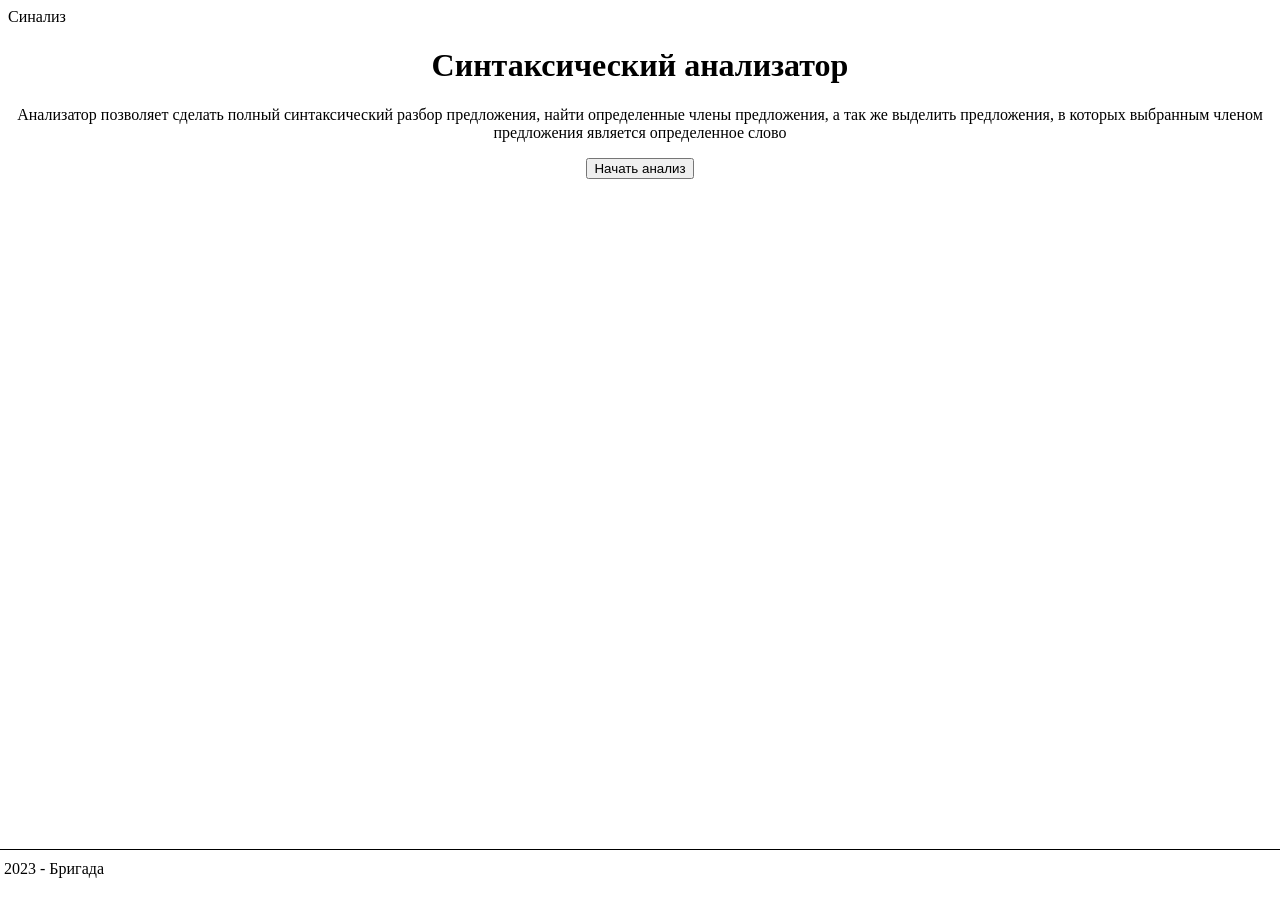
<file: public/index.html>
<!DOCTYPE html>
<html lang="en">
  <head>
    <meta charset="utf-8" />
    <link rel="icon" href="%PUBLIC_URL%/favicon.ico" />
    <meta name="viewport" content="width=device-width, initial-scale=1" />
    <meta name="theme-color" content="#000000" />
    <meta
      name="description"
      content="Web site created using create-react-app"
    />
    <link rel="apple-touch-icon" href="%PUBLIC_URL%/logo192.png" />
    <!--
      manifest.json provides metadata used when your web app is installed on a
      user's mobile device or desktop. See https://developers.google.com/web/fundamentals/web-app-manifest/
    -->
    <link rel="manifest" href="%PUBLIC_URL%/manifest.json" />
    <!--
      Notice the use of %PUBLIC_URL% in the tags above.
      It will be replaced with the URL of the `public` folder during the build.
      Only files inside the `public` folder can be referenced from the HTML.

      Unlike "/favicon.ico" or "favicon.ico", "%PUBLIC_URL%/favicon.ico" will
      work correctly both with client-side routing and a non-root public URL.
      Learn how to configure a non-root public URL by running `npm run build`.
    -->
    <title>Синтаксический анализатор</title>
  </head>
  <body>
    <noscript>You need to enable JavaScript to run this app.</noscript>
    <div id="root">

      <header>

        <div class="navbar_logo" align="left">
          Синализ
        </div>
        
      </header>

      <div align="center">
        <div>
          <h1>Синтаксический анализатор</h1>

          <p>
            Анализатор позволяет сделать полный синтаксический разбор предложения, найти определенные члены предложения, а так же выделить предложения, в которых выбранным членом предложения является определенное слово
          </p>
        </div>

        <button class="btn-Big" onclick="location.href=''">Начать анализ</button>

        <footer>
          <div align="left">
            &nbsp;2023 - Бригада
          </div>
        </footer>

        <style>
          footer {
            padding-top: 10px;
            border-top: 1px solid #000000;
            position: absolute;
            left: 0;
            bottom: 0;
            width: 100%;
            height: 40px;
          }
        </style>

      </div>

    </div>

  </body>
</html>
</file>
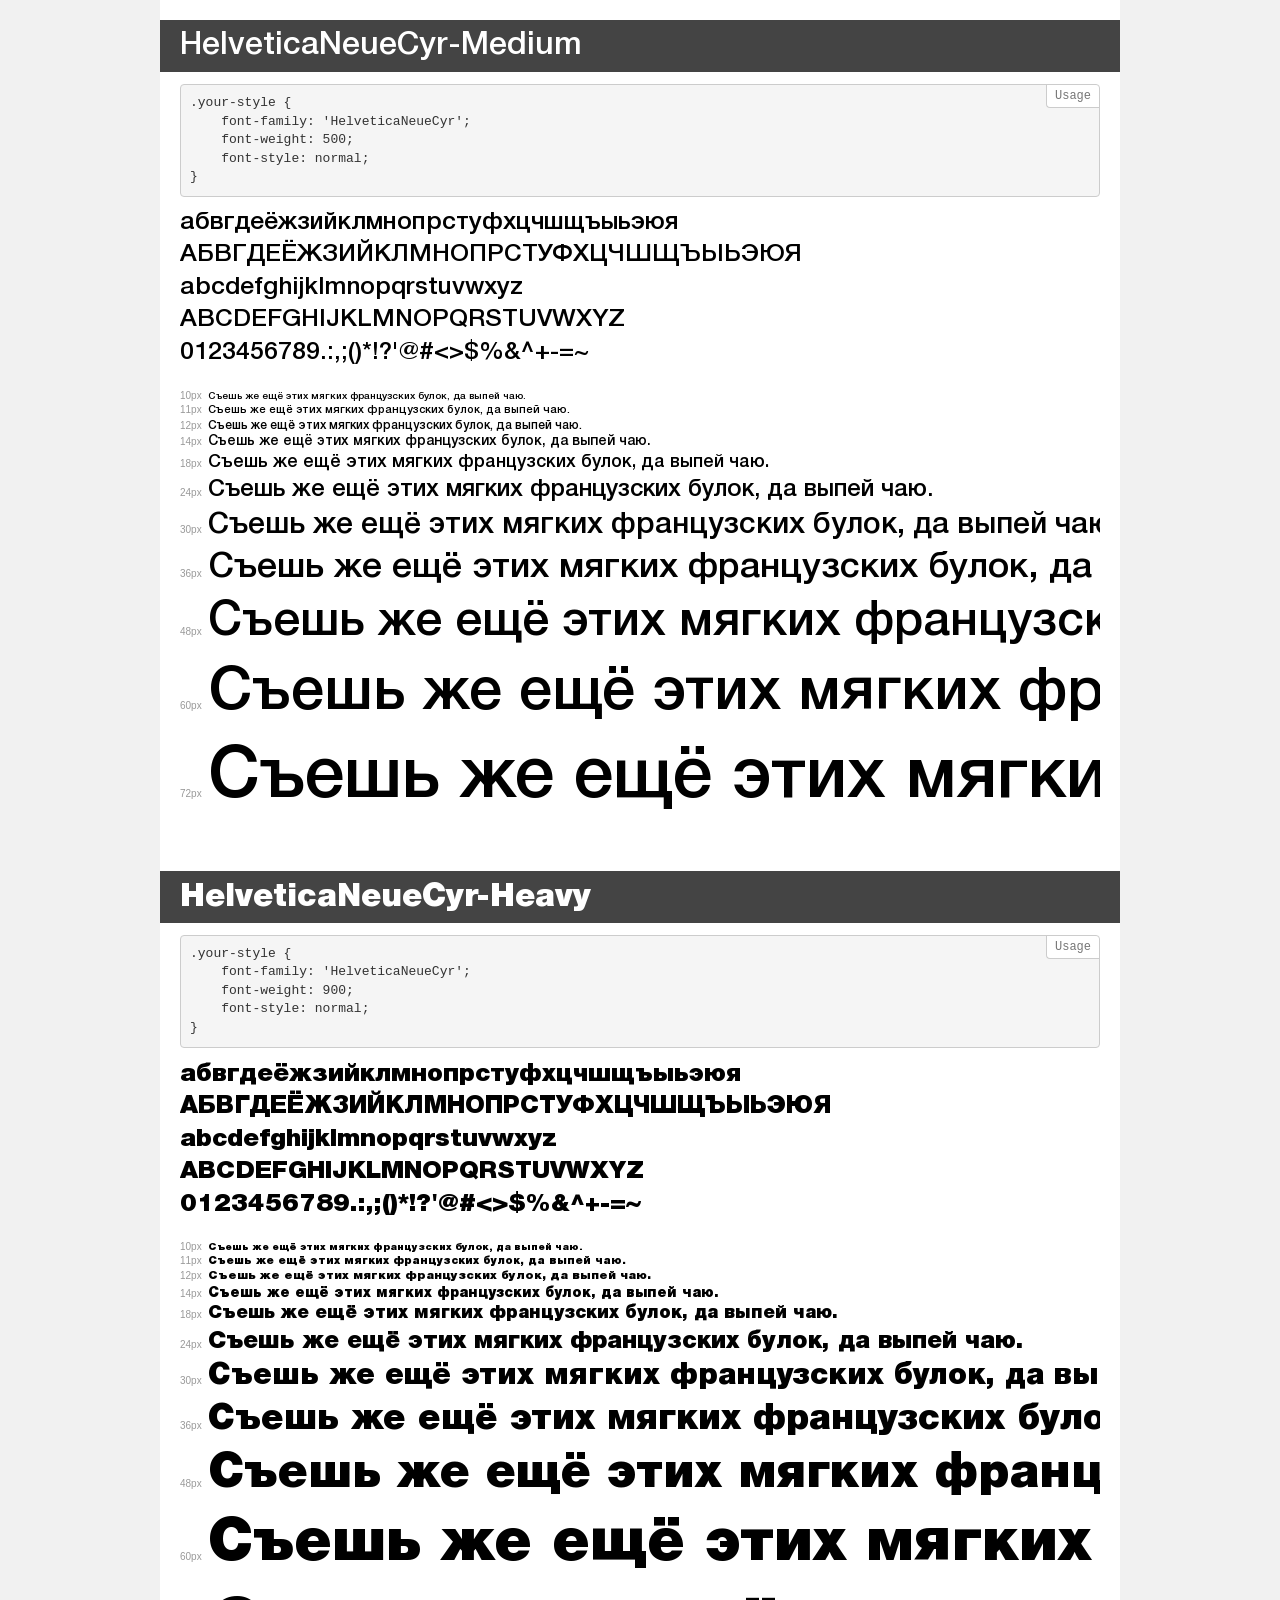
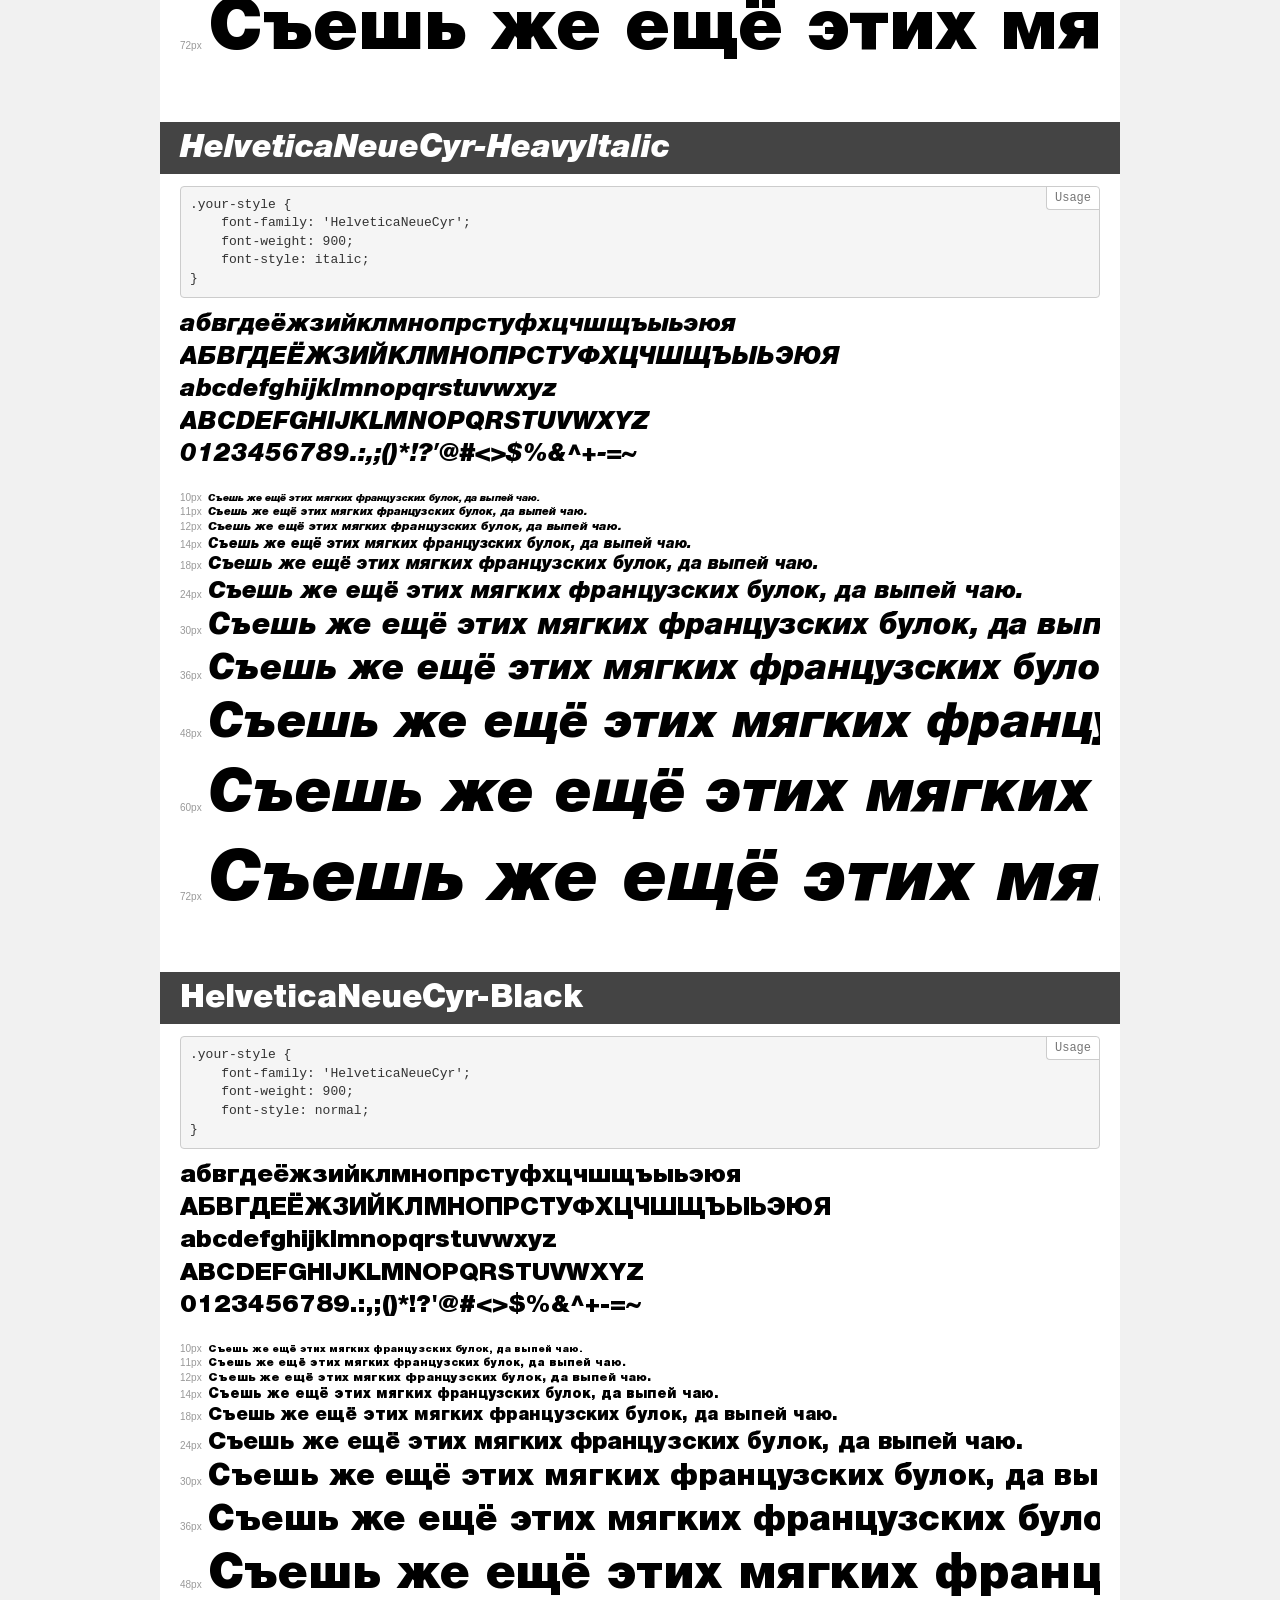
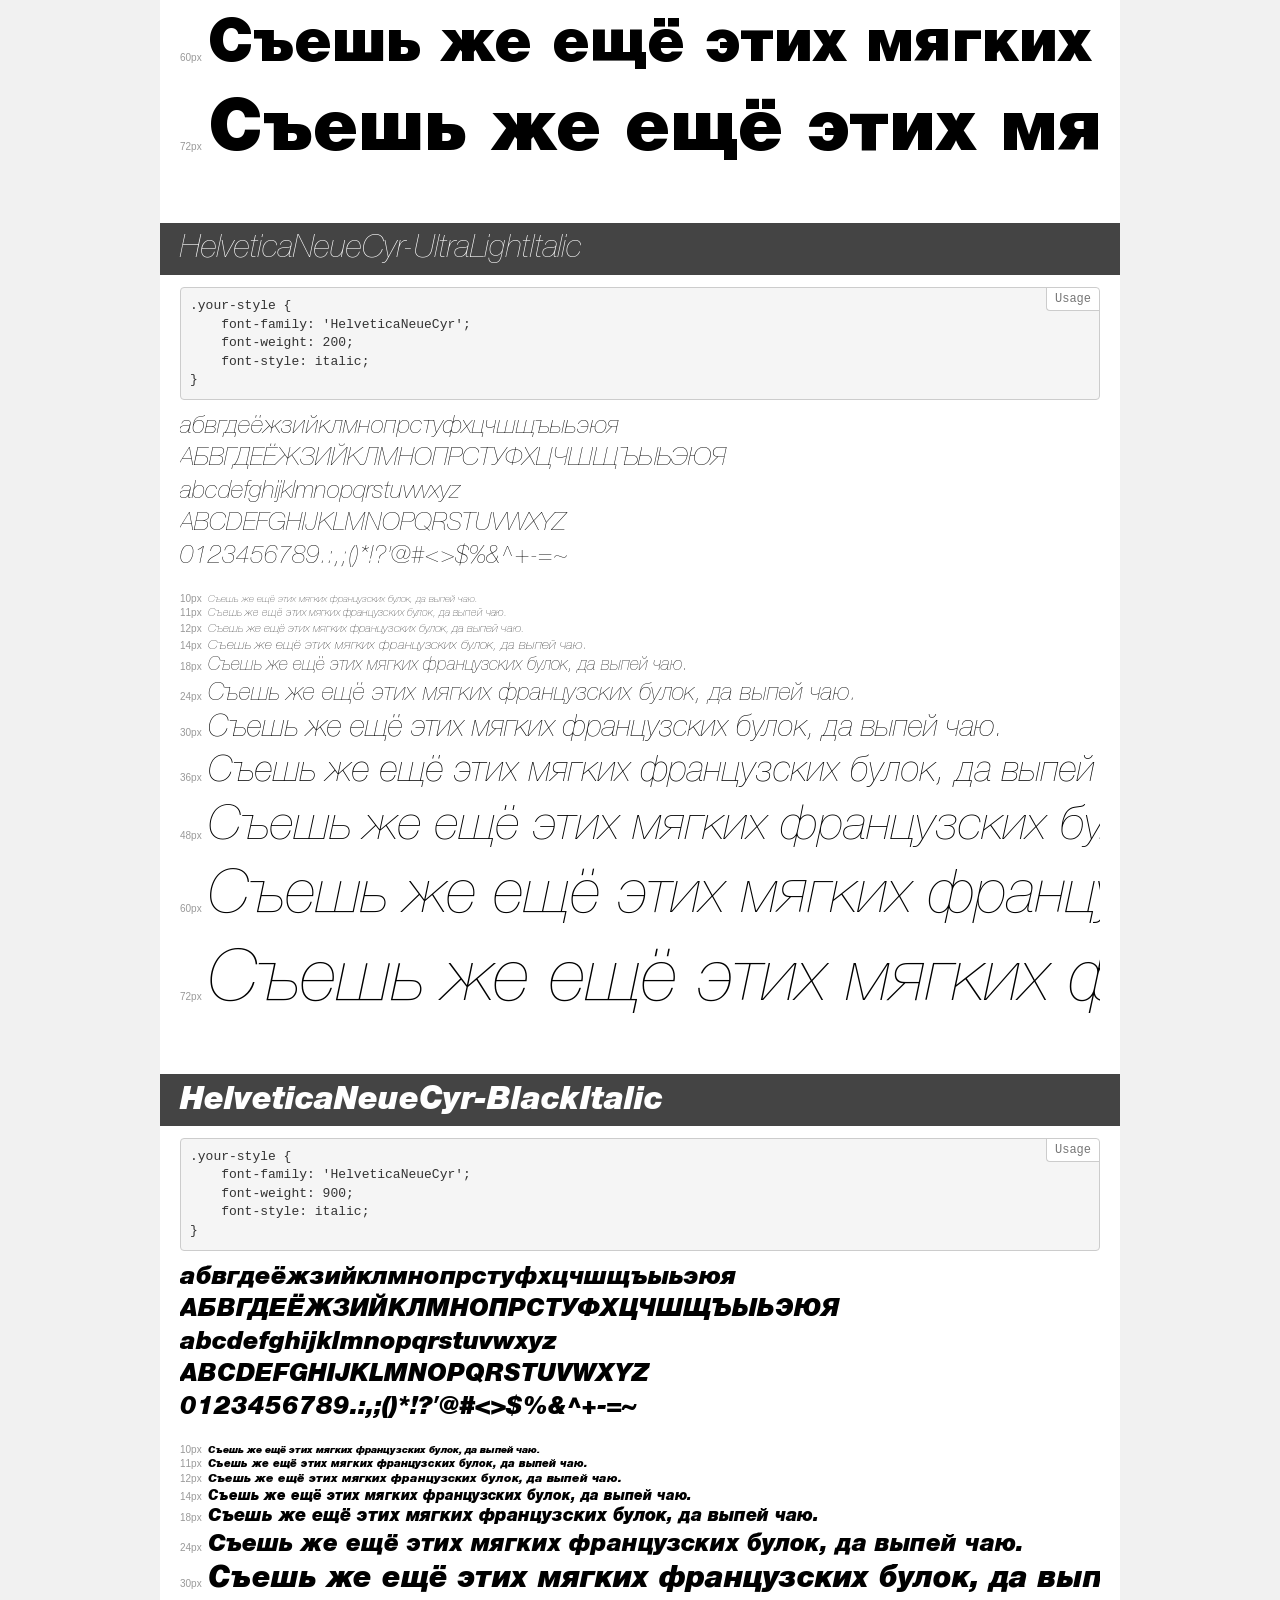
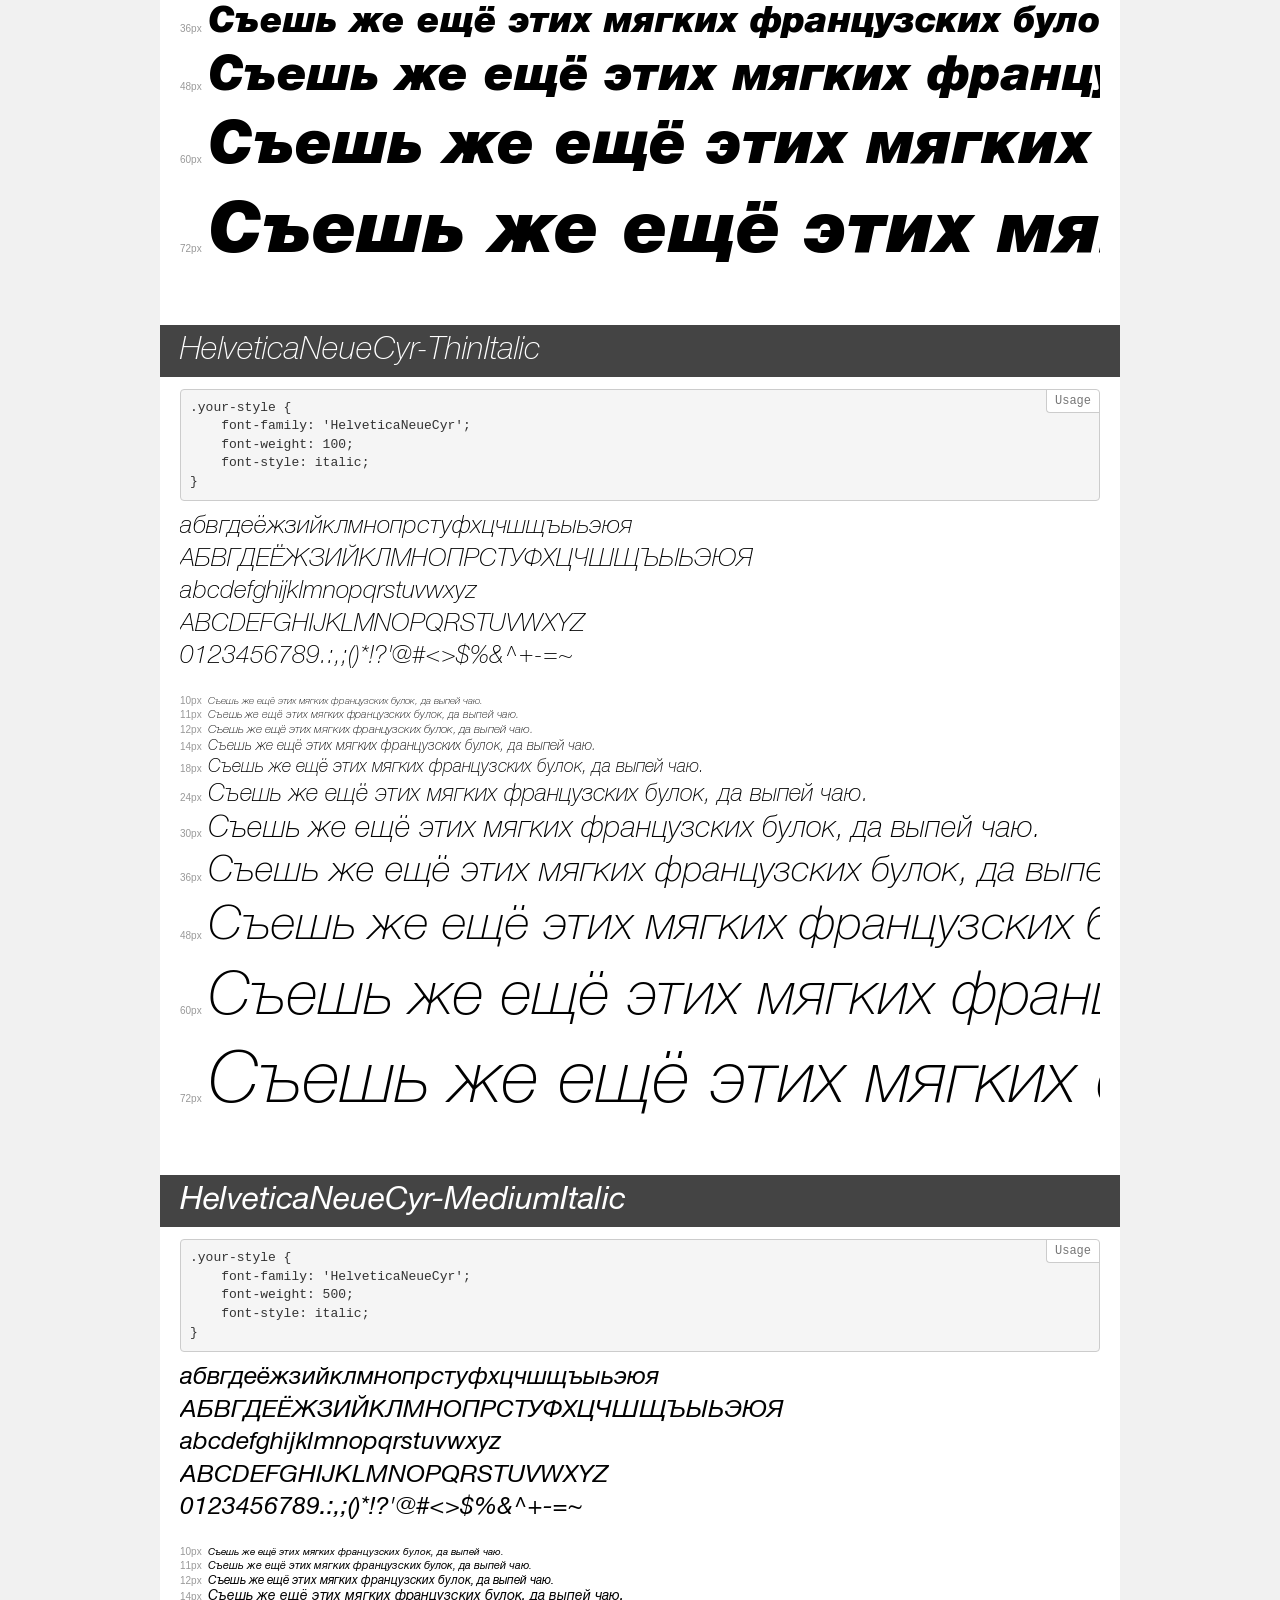
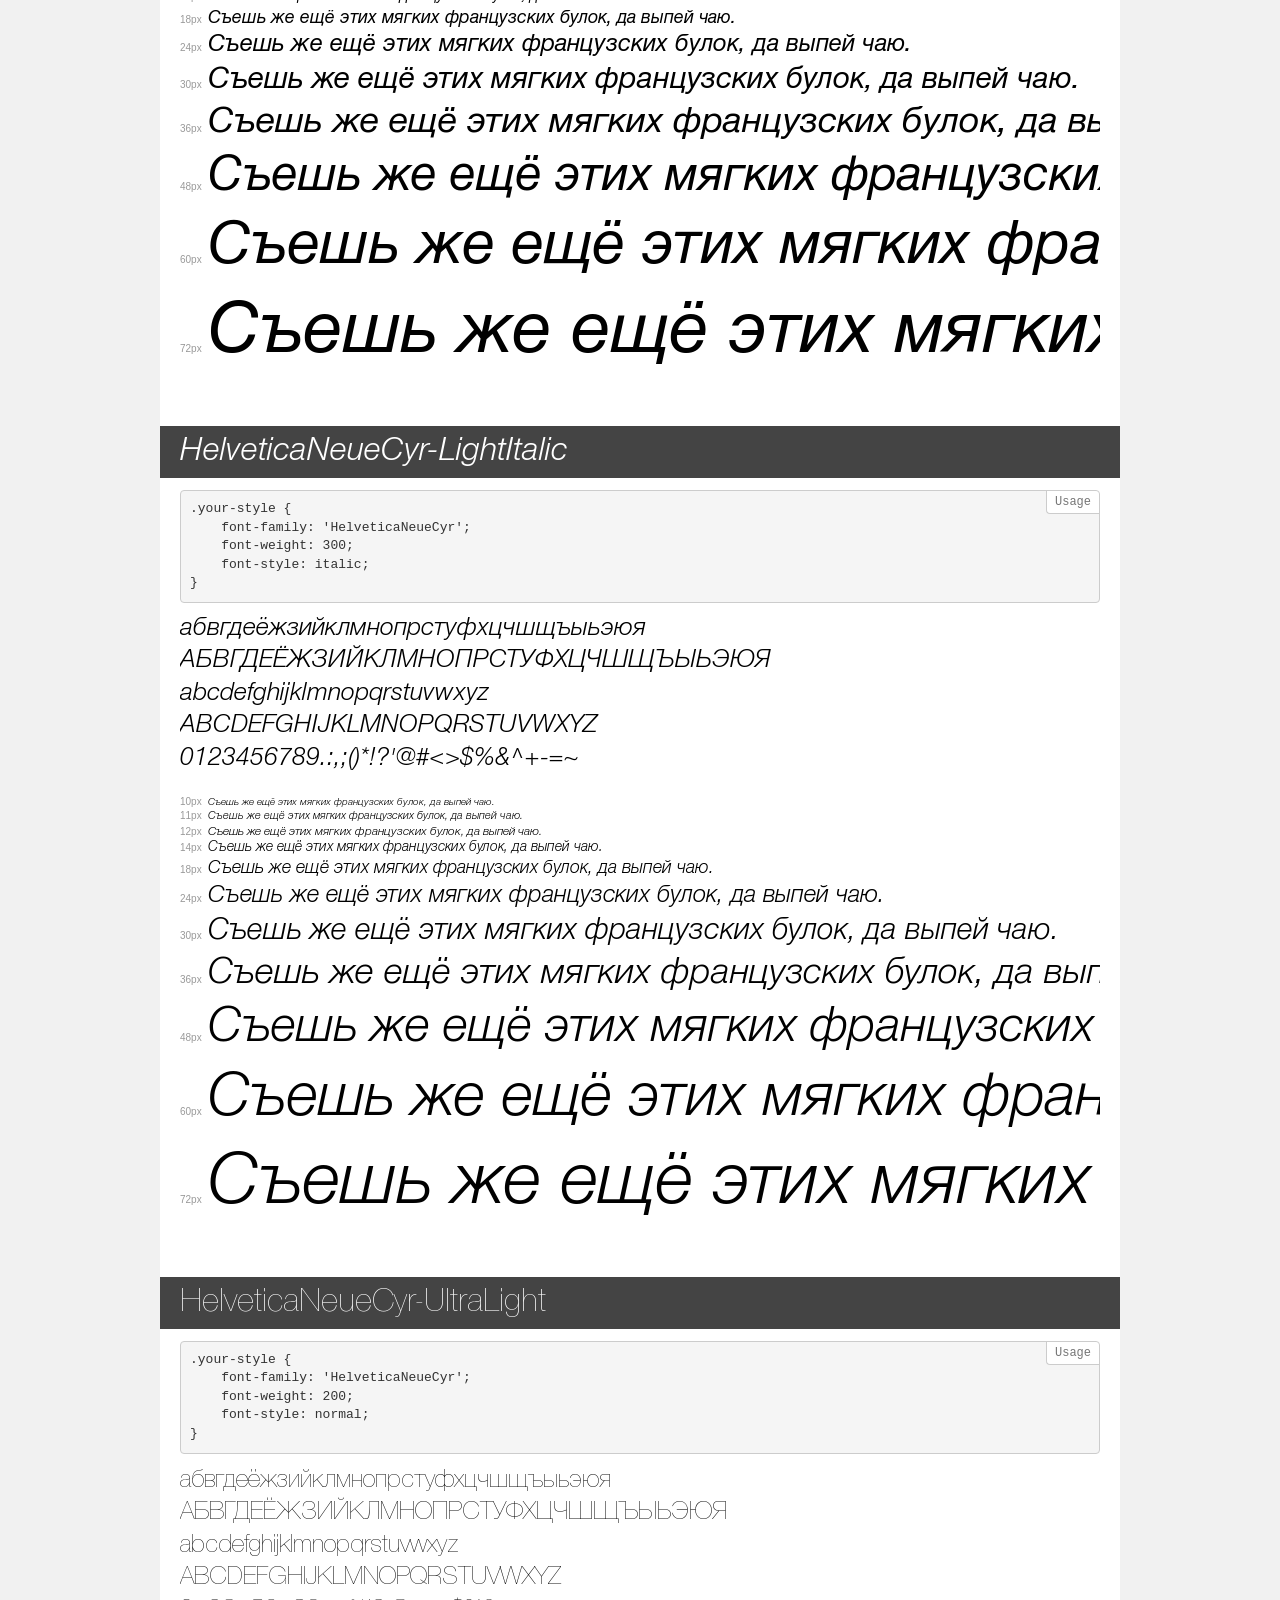
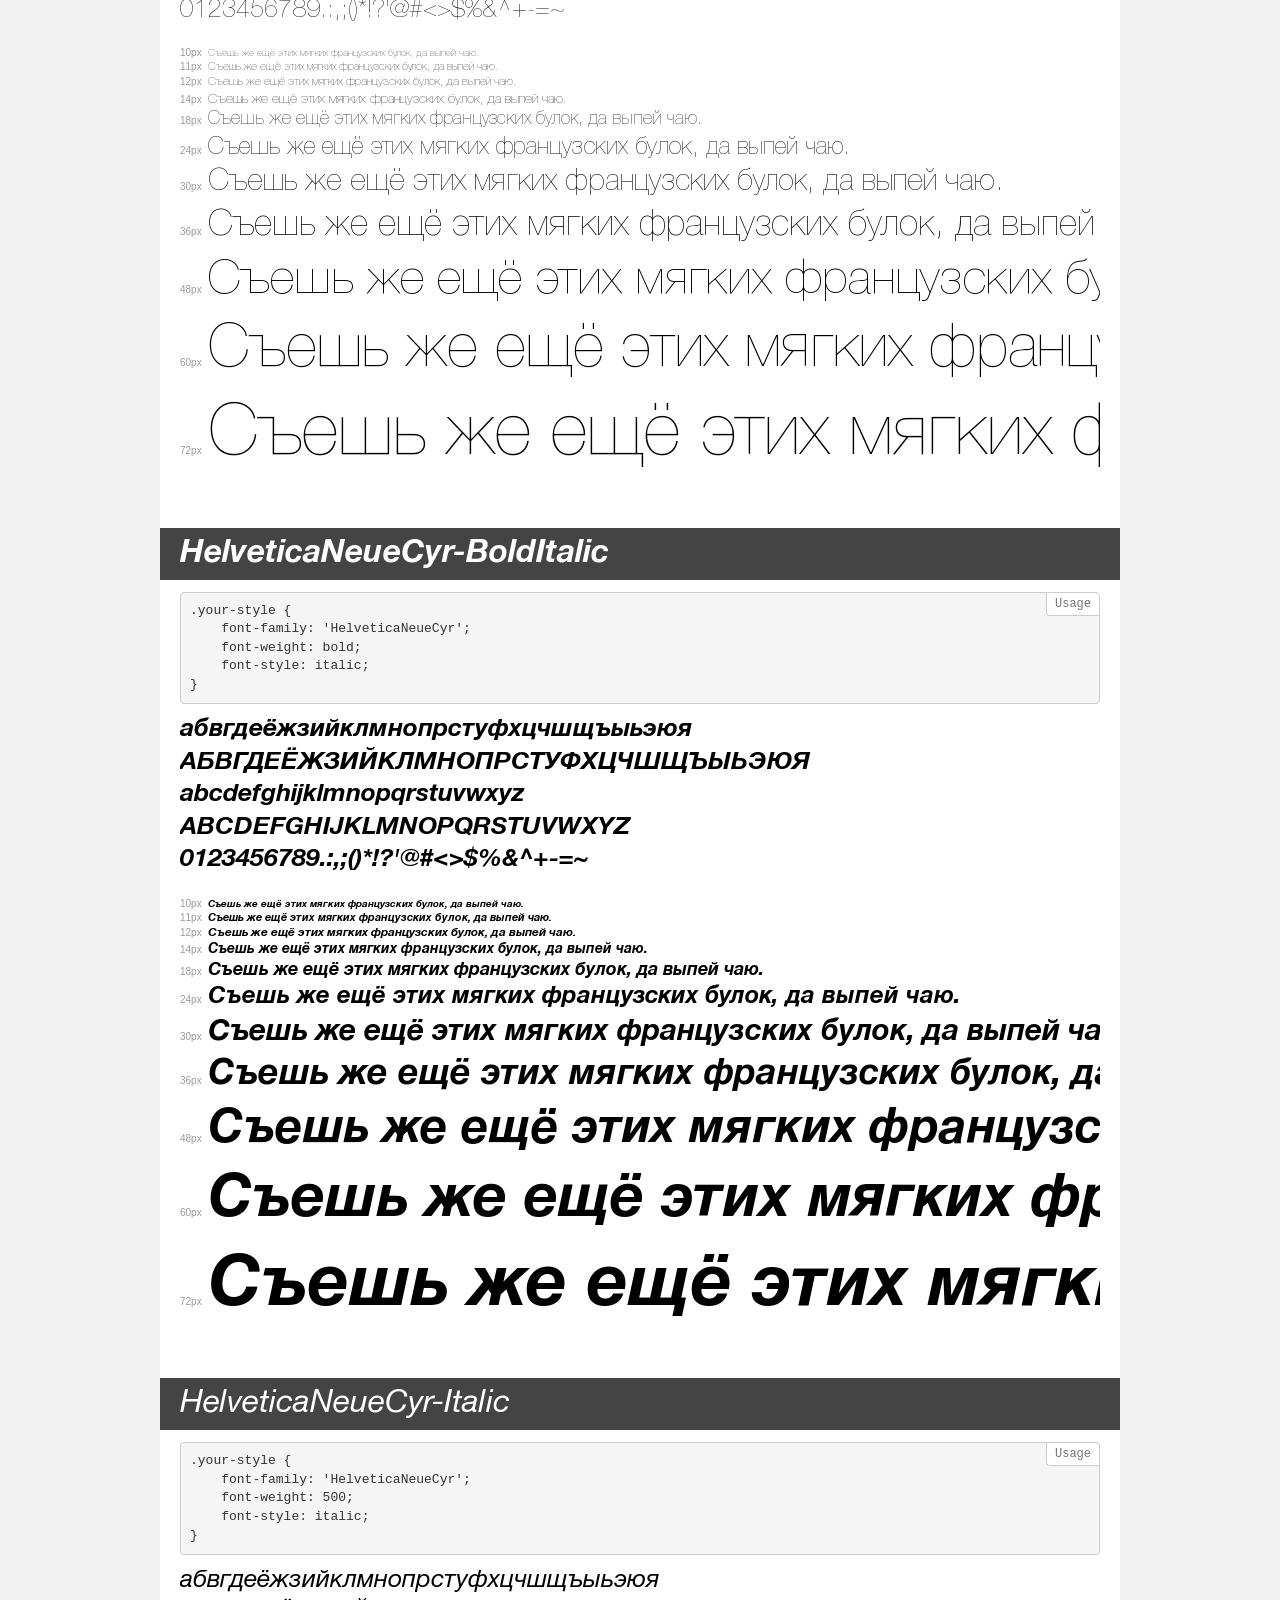
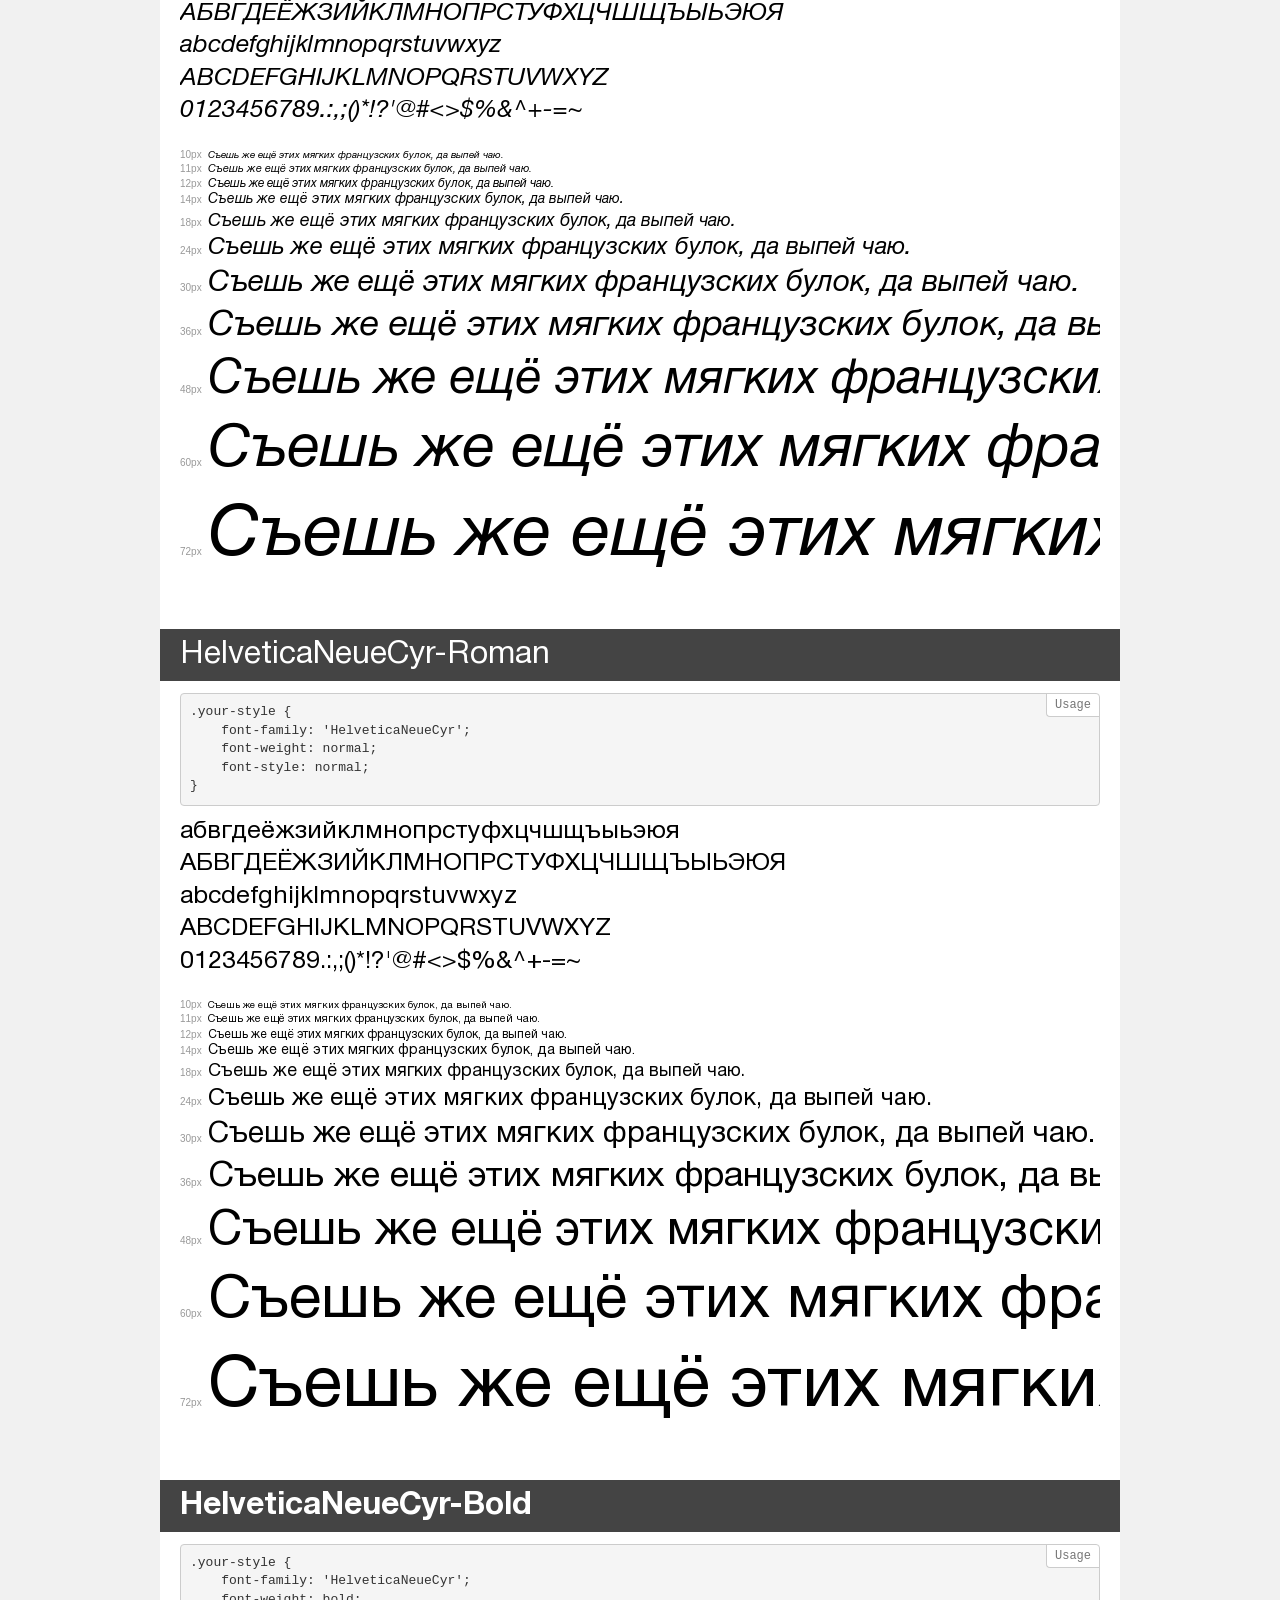
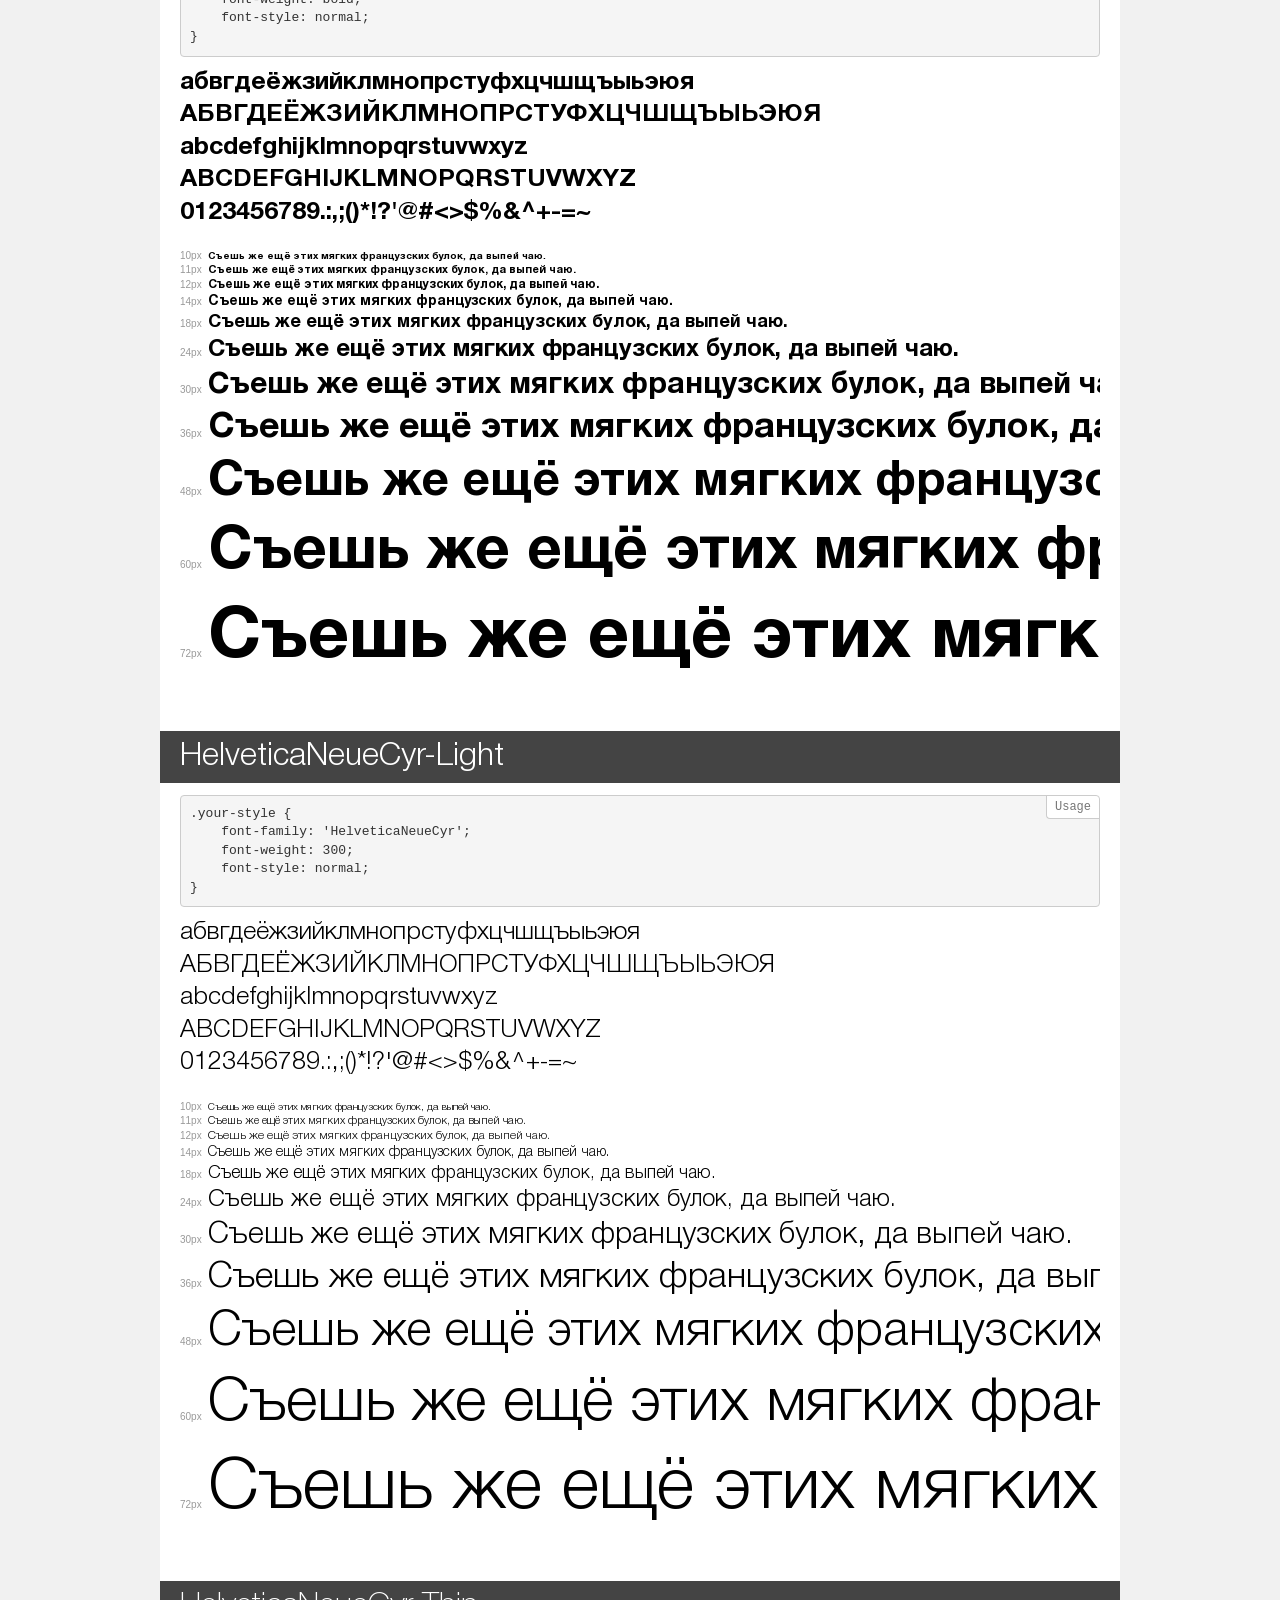
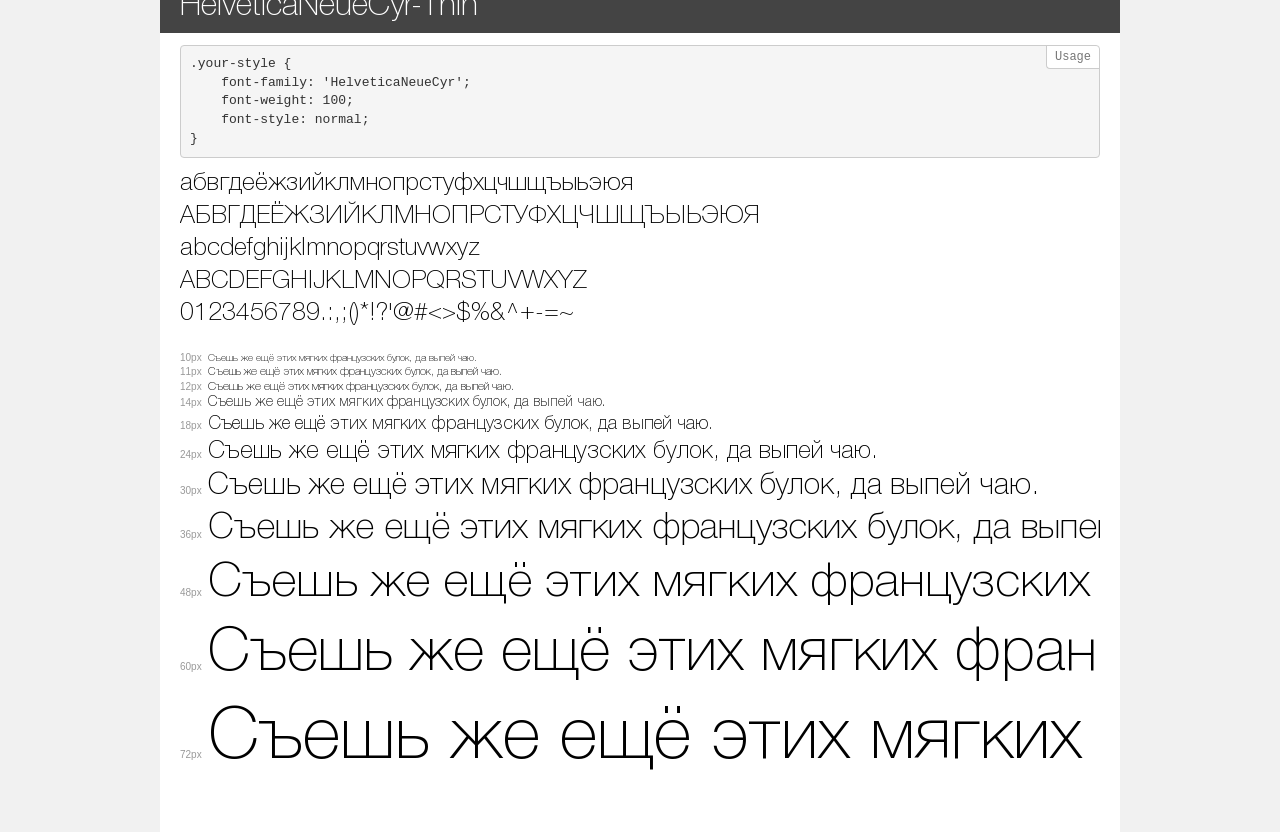
<file: src/static/fonts/HelveticaNeueCyr/demo.html>
<!DOCTYPE html>
<html>
<head>
	<meta charset="utf-8">
	<meta http-equiv="X-UA-Compatible" content="IE=edge">
	<meta name="viewport" content="width=device-width, initial-scale=1">
	<meta name="robots" content="noindex, noarchive">
	<title>Transfonter demo</title>
	<link href="stylesheet.css" rel="stylesheet">
	<style>
		/*
		http://meyerweb.com/eric/tools/css/reset/
		v2.0 | 20110126
		License: none (public domain)
		*/
		html, body, div, span, applet, object, iframe,
		h1, h2, h3, h4, h5, h6, p, blockquote, pre,
		a, abbr, acronym, address, big, cite, code,
		del, dfn, em, img, ins, kbd, q, s, samp,
		small, strike, strong, sub, sup, tt, var,
		b, u, i, center,
		dl, dt, dd, ol, ul, li,
		fieldset, form, label, legend,
		table, caption, tbody, tfoot, thead, tr, th, td,
		article, aside, canvas, details, embed,
		figure, figcaption, footer, header, hgroup,
		menu, nav, output, ruby, section, summary,
		time, mark, audio, video {
			margin: 0;
			padding: 0;
			border: 0;
			font-size: 100%;
			font: inherit;
			vertical-align: baseline;
		}
		/* HTML5 display-role reset for older browsers */
		article, aside, details, figcaption, figure,
		footer, header, hgroup, menu, nav, section {
			display: block;
		}
		body {
			line-height: 1;
		}
		ol, ul {
			list-style: none;
		}
		blockquote, q {
			quotes: none;
		}
		blockquote:before, blockquote:after,
		q:before, q:after {
			content: '';
			content: none;
		}
		table {
			border-collapse: collapse;
			border-spacing: 0;
		}
		/* common styles */
		body {
			background: #f1f1f1;
			color: #000;
		}
		.page {
			background: #fff;
			width: 920px;
			margin: 0 auto;
			padding: 20px 20px 0 20px;
			overflow: hidden;
		}
		.font-container {
			overflow-x: auto;
			overflow-y: hidden;
			margin-bottom: 40px;
			line-height: 1.3;
			white-space: nowrap;
			padding-bottom: 5px;
		}
		h1 {
			position: relative;
			background: #444;
			font-size: 32px;
			color: #fff;
			padding: 10px 20px;
			margin: 0 -20px 12px -20px;
		}
		.letters {
			font-size: 25px;
			margin-bottom: 20px;
		}
		.s10:before {
			content: '10px';
		}
		.s11:before {
			content: '11px';
		}
		.s12:before {
			content: '12px';
		}
		.s14:before {
			content: '14px';
		}
		.s18:before {
			content: '18px';
		}
		.s24:before {
			content: '24px';
		}
		.s30:before {
			content: '30px';
		}
		.s36:before {
			content: '36px';
		}
		.s48:before {
			content: '48px';
		}
		.s60:before {
			content: '60px';
		}
		.s72:before {
			content: '72px';
		}
		.s10:before, .s11:before, .s12:before, .s14:before,
		.s18:before, .s24:before, .s30:before, .s36:before,
		.s48:before, .s60:before, .s72:before {
			font-family: Arial, sans-serif;
			font-size: 10px;
			font-weight: normal;
			font-style: normal;
			color: #999;
			padding-right: 6px;
		}
		pre {
			display: block;
			position: relative;
			padding: 9px;
			margin: 0 0 10px;
			font-family: Monaco, Menlo, Consolas, "Courier New", monospace !important;
			font-size: 13px;
			line-height: 1.428571429;
			color: #333;
			font-weight: normal !important;
			font-style: normal !important;
			background-color: #f5f5f5;
			border: 1px solid #ccc;
			overflow-x: auto;
			border-radius: 4px;
		}
		pre:after {
			display: block;
			position: absolute;
			right: 0;
			top: 0;
			content: 'Usage';
			line-height: 1;
			padding: 5px 8px;
			font-size: 12px;
			color: #767676;
			background-color: #fff;
			border: 1px solid #ccc;
			border-right: none;
			border-top: none;
			border-radius: 0 4px 0 4px;
			z-index: 10;
		}
		/* responsive */
		@media (max-width: 959px) {
			.page {
				width: auto;
				margin: 0;
			}
		}
	</style>
</head>
<body>
<div class="page">
	<div class="demo" style="font-family: 'HelveticaNeueCyr'; font-weight: 500; font-style: normal;">
		<h1>HelveticaNeueCyr-Medium</h1>
		<pre>.your-style {
    font-family: 'HelveticaNeueCyr';
    font-weight: 500;
    font-style: normal;
}</pre>
		<div class="font-container">
			<p class="letters">
				абвгдеёжзийклмнопрстуфхцчшщъыьэюя <br />
				АБВГДЕЁЖЗИЙКЛМНОПРСТУФХЦЧШЩЪЫЬЭЮЯ <br />
				abcdefghijklmnopqrstuvwxyz <br />
				ABCDEFGHIJKLMNOPQRSTUVWXYZ <br />				0123456789.:,;()*!?'@#<>$%&^+-=~
			</p>
			<p class="s10" style="font-size: 10px;">Съешь же ещё этих мягких французских булок, да выпей чаю.</p>
			<p class="s11" style="font-size: 11px;">Съешь же ещё этих мягких французских булок, да выпей чаю.</p>
			<p class="s12" style="font-size: 12px;">Съешь же ещё этих мягких французских булок, да выпей чаю.</p>
			<p class="s14" style="font-size: 14px;">Съешь же ещё этих мягких французских булок, да выпей чаю.</p>
			<p class="s18" style="font-size: 18px;">Съешь же ещё этих мягких французских булок, да выпей чаю.</p>
			<p class="s24" style="font-size: 24px;">Съешь же ещё этих мягких французских булок, да выпей чаю.</p>
			<p class="s30" style="font-size: 30px;">Съешь же ещё этих мягких французских булок, да выпей чаю.</p>
			<p class="s36" style="font-size: 36px;">Съешь же ещё этих мягких французских булок, да выпей чаю.</p>
			<p class="s48" style="font-size: 48px;">Съешь же ещё этих мягких французских булок, да выпей чаю.</p>
			<p class="s60" style="font-size: 60px;">Съешь же ещё этих мягких французских булок, да выпей чаю.</p>
			<p class="s72" style="font-size: 72px;">Съешь же ещё этих мягких французских булок, да выпей чаю.</p>
		</div>
	</div>
	<div class="demo" style="font-family: 'HelveticaNeueCyr'; font-weight: 900; font-style: normal;">
		<h1>HelveticaNeueCyr-Heavy</h1>
		<pre>.your-style {
    font-family: 'HelveticaNeueCyr';
    font-weight: 900;
    font-style: normal;
}</pre>
		<div class="font-container">
			<p class="letters">
				абвгдеёжзийклмнопрстуфхцчшщъыьэюя <br />
				АБВГДЕЁЖЗИЙКЛМНОПРСТУФХЦЧШЩЪЫЬЭЮЯ <br />
				abcdefghijklmnopqrstuvwxyz <br />
				ABCDEFGHIJKLMNOPQRSTUVWXYZ <br />				0123456789.:,;()*!?'@#<>$%&^+-=~
			</p>
			<p class="s10" style="font-size: 10px;">Съешь же ещё этих мягких французских булок, да выпей чаю.</p>
			<p class="s11" style="font-size: 11px;">Съешь же ещё этих мягких французских булок, да выпей чаю.</p>
			<p class="s12" style="font-size: 12px;">Съешь же ещё этих мягких французских булок, да выпей чаю.</p>
			<p class="s14" style="font-size: 14px;">Съешь же ещё этих мягких французских булок, да выпей чаю.</p>
			<p class="s18" style="font-size: 18px;">Съешь же ещё этих мягких французских булок, да выпей чаю.</p>
			<p class="s24" style="font-size: 24px;">Съешь же ещё этих мягких французских булок, да выпей чаю.</p>
			<p class="s30" style="font-size: 30px;">Съешь же ещё этих мягких французских булок, да выпей чаю.</p>
			<p class="s36" style="font-size: 36px;">Съешь же ещё этих мягких французских булок, да выпей чаю.</p>
			<p class="s48" style="font-size: 48px;">Съешь же ещё этих мягких французских булок, да выпей чаю.</p>
			<p class="s60" style="font-size: 60px;">Съешь же ещё этих мягких французских булок, да выпей чаю.</p>
			<p class="s72" style="font-size: 72px;">Съешь же ещё этих мягких французских булок, да выпей чаю.</p>
		</div>
	</div>
	<div class="demo" style="font-family: 'HelveticaNeueCyr'; font-weight: 900; font-style: italic;">
		<h1>HelveticaNeueCyr-HeavyItalic</h1>
		<pre>.your-style {
    font-family: 'HelveticaNeueCyr';
    font-weight: 900;
    font-style: italic;
}</pre>
		<div class="font-container">
			<p class="letters">
				абвгдеёжзийклмнопрстуфхцчшщъыьэюя <br />
				АБВГДЕЁЖЗИЙКЛМНОПРСТУФХЦЧШЩЪЫЬЭЮЯ <br />
				abcdefghijklmnopqrstuvwxyz <br />
				ABCDEFGHIJKLMNOPQRSTUVWXYZ <br />				0123456789.:,;()*!?'@#<>$%&^+-=~
			</p>
			<p class="s10" style="font-size: 10px;">Съешь же ещё этих мягких французских булок, да выпей чаю.</p>
			<p class="s11" style="font-size: 11px;">Съешь же ещё этих мягких французских булок, да выпей чаю.</p>
			<p class="s12" style="font-size: 12px;">Съешь же ещё этих мягких французских булок, да выпей чаю.</p>
			<p class="s14" style="font-size: 14px;">Съешь же ещё этих мягких французских булок, да выпей чаю.</p>
			<p class="s18" style="font-size: 18px;">Съешь же ещё этих мягких французских булок, да выпей чаю.</p>
			<p class="s24" style="font-size: 24px;">Съешь же ещё этих мягких французских булок, да выпей чаю.</p>
			<p class="s30" style="font-size: 30px;">Съешь же ещё этих мягких французских булок, да выпей чаю.</p>
			<p class="s36" style="font-size: 36px;">Съешь же ещё этих мягких французских булок, да выпей чаю.</p>
			<p class="s48" style="font-size: 48px;">Съешь же ещё этих мягких французских булок, да выпей чаю.</p>
			<p class="s60" style="font-size: 60px;">Съешь же ещё этих мягких французских булок, да выпей чаю.</p>
			<p class="s72" style="font-size: 72px;">Съешь же ещё этих мягких французских булок, да выпей чаю.</p>
		</div>
	</div>
	<div class="demo" style="font-family: 'HelveticaNeueCyr'; font-weight: 900; font-style: normal;">
		<h1>HelveticaNeueCyr-Black</h1>
		<pre>.your-style {
    font-family: 'HelveticaNeueCyr';
    font-weight: 900;
    font-style: normal;
}</pre>
		<div class="font-container">
			<p class="letters">
				абвгдеёжзийклмнопрстуфхцчшщъыьэюя <br />
				АБВГДЕЁЖЗИЙКЛМНОПРСТУФХЦЧШЩЪЫЬЭЮЯ <br />
				abcdefghijklmnopqrstuvwxyz <br />
				ABCDEFGHIJKLMNOPQRSTUVWXYZ <br />				0123456789.:,;()*!?'@#<>$%&^+-=~
			</p>
			<p class="s10" style="font-size: 10px;">Съешь же ещё этих мягких французских булок, да выпей чаю.</p>
			<p class="s11" style="font-size: 11px;">Съешь же ещё этих мягких французских булок, да выпей чаю.</p>
			<p class="s12" style="font-size: 12px;">Съешь же ещё этих мягких французских булок, да выпей чаю.</p>
			<p class="s14" style="font-size: 14px;">Съешь же ещё этих мягких французских булок, да выпей чаю.</p>
			<p class="s18" style="font-size: 18px;">Съешь же ещё этих мягких французских булок, да выпей чаю.</p>
			<p class="s24" style="font-size: 24px;">Съешь же ещё этих мягких французских булок, да выпей чаю.</p>
			<p class="s30" style="font-size: 30px;">Съешь же ещё этих мягких французских булок, да выпей чаю.</p>
			<p class="s36" style="font-size: 36px;">Съешь же ещё этих мягких французских булок, да выпей чаю.</p>
			<p class="s48" style="font-size: 48px;">Съешь же ещё этих мягких французских булок, да выпей чаю.</p>
			<p class="s60" style="font-size: 60px;">Съешь же ещё этих мягких французских булок, да выпей чаю.</p>
			<p class="s72" style="font-size: 72px;">Съешь же ещё этих мягких французских булок, да выпей чаю.</p>
		</div>
	</div>
	<div class="demo" style="font-family: 'HelveticaNeueCyr'; font-weight: 200; font-style: italic;">
		<h1>HelveticaNeueCyr-UltraLightItalic</h1>
		<pre>.your-style {
    font-family: 'HelveticaNeueCyr';
    font-weight: 200;
    font-style: italic;
}</pre>
		<div class="font-container">
			<p class="letters">
				абвгдеёжзийклмнопрстуфхцчшщъыьэюя <br />
				АБВГДЕЁЖЗИЙКЛМНОПРСТУФХЦЧШЩЪЫЬЭЮЯ <br />
				abcdefghijklmnopqrstuvwxyz <br />
				ABCDEFGHIJKLMNOPQRSTUVWXYZ <br />				0123456789.:,;()*!?'@#<>$%&^+-=~
			</p>
			<p class="s10" style="font-size: 10px;">Съешь же ещё этих мягких французских булок, да выпей чаю.</p>
			<p class="s11" style="font-size: 11px;">Съешь же ещё этих мягких французских булок, да выпей чаю.</p>
			<p class="s12" style="font-size: 12px;">Съешь же ещё этих мягких французских булок, да выпей чаю.</p>
			<p class="s14" style="font-size: 14px;">Съешь же ещё этих мягких французских булок, да выпей чаю.</p>
			<p class="s18" style="font-size: 18px;">Съешь же ещё этих мягких французских булок, да выпей чаю.</p>
			<p class="s24" style="font-size: 24px;">Съешь же ещё этих мягких французских булок, да выпей чаю.</p>
			<p class="s30" style="font-size: 30px;">Съешь же ещё этих мягких французских булок, да выпей чаю.</p>
			<p class="s36" style="font-size: 36px;">Съешь же ещё этих мягких французских булок, да выпей чаю.</p>
			<p class="s48" style="font-size: 48px;">Съешь же ещё этих мягких французских булок, да выпей чаю.</p>
			<p class="s60" style="font-size: 60px;">Съешь же ещё этих мягких французских булок, да выпей чаю.</p>
			<p class="s72" style="font-size: 72px;">Съешь же ещё этих мягких французских булок, да выпей чаю.</p>
		</div>
	</div>
	<div class="demo" style="font-family: 'HelveticaNeueCyr'; font-weight: 900; font-style: italic;">
		<h1>HelveticaNeueCyr-BlackItalic</h1>
		<pre>.your-style {
    font-family: 'HelveticaNeueCyr';
    font-weight: 900;
    font-style: italic;
}</pre>
		<div class="font-container">
			<p class="letters">
				абвгдеёжзийклмнопрстуфхцчшщъыьэюя <br />
				АБВГДЕЁЖЗИЙКЛМНОПРСТУФХЦЧШЩЪЫЬЭЮЯ <br />
				abcdefghijklmnopqrstuvwxyz <br />
				ABCDEFGHIJKLMNOPQRSTUVWXYZ <br />				0123456789.:,;()*!?'@#<>$%&^+-=~
			</p>
			<p class="s10" style="font-size: 10px;">Съешь же ещё этих мягких французских булок, да выпей чаю.</p>
			<p class="s11" style="font-size: 11px;">Съешь же ещё этих мягких французских булок, да выпей чаю.</p>
			<p class="s12" style="font-size: 12px;">Съешь же ещё этих мягких французских булок, да выпей чаю.</p>
			<p class="s14" style="font-size: 14px;">Съешь же ещё этих мягких французских булок, да выпей чаю.</p>
			<p class="s18" style="font-size: 18px;">Съешь же ещё этих мягких французских булок, да выпей чаю.</p>
			<p class="s24" style="font-size: 24px;">Съешь же ещё этих мягких французских булок, да выпей чаю.</p>
			<p class="s30" style="font-size: 30px;">Съешь же ещё этих мягких французских булок, да выпей чаю.</p>
			<p class="s36" style="font-size: 36px;">Съешь же ещё этих мягких французских булок, да выпей чаю.</p>
			<p class="s48" style="font-size: 48px;">Съешь же ещё этих мягких французских булок, да выпей чаю.</p>
			<p class="s60" style="font-size: 60px;">Съешь же ещё этих мягких французских булок, да выпей чаю.</p>
			<p class="s72" style="font-size: 72px;">Съешь же ещё этих мягких французских булок, да выпей чаю.</p>
		</div>
	</div>
	<div class="demo" style="font-family: 'HelveticaNeueCyr'; font-weight: 100; font-style: italic;">
		<h1>HelveticaNeueCyr-ThinItalic</h1>
		<pre>.your-style {
    font-family: 'HelveticaNeueCyr';
    font-weight: 100;
    font-style: italic;
}</pre>
		<div class="font-container">
			<p class="letters">
				абвгдеёжзийклмнопрстуфхцчшщъыьэюя <br />
				АБВГДЕЁЖЗИЙКЛМНОПРСТУФХЦЧШЩЪЫЬЭЮЯ <br />
				abcdefghijklmnopqrstuvwxyz <br />
				ABCDEFGHIJKLMNOPQRSTUVWXYZ <br />				0123456789.:,;()*!?'@#<>$%&^+-=~
			</p>
			<p class="s10" style="font-size: 10px;">Съешь же ещё этих мягких французских булок, да выпей чаю.</p>
			<p class="s11" style="font-size: 11px;">Съешь же ещё этих мягких французских булок, да выпей чаю.</p>
			<p class="s12" style="font-size: 12px;">Съешь же ещё этих мягких французских булок, да выпей чаю.</p>
			<p class="s14" style="font-size: 14px;">Съешь же ещё этих мягких французских булок, да выпей чаю.</p>
			<p class="s18" style="font-size: 18px;">Съешь же ещё этих мягких французских булок, да выпей чаю.</p>
			<p class="s24" style="font-size: 24px;">Съешь же ещё этих мягких французских булок, да выпей чаю.</p>
			<p class="s30" style="font-size: 30px;">Съешь же ещё этих мягких французских булок, да выпей чаю.</p>
			<p class="s36" style="font-size: 36px;">Съешь же ещё этих мягких французских булок, да выпей чаю.</p>
			<p class="s48" style="font-size: 48px;">Съешь же ещё этих мягких французских булок, да выпей чаю.</p>
			<p class="s60" style="font-size: 60px;">Съешь же ещё этих мягких французских булок, да выпей чаю.</p>
			<p class="s72" style="font-size: 72px;">Съешь же ещё этих мягких французских булок, да выпей чаю.</p>
		</div>
	</div>
	<div class="demo" style="font-family: 'HelveticaNeueCyr'; font-weight: 500; font-style: italic;">
		<h1>HelveticaNeueCyr-MediumItalic</h1>
		<pre>.your-style {
    font-family: 'HelveticaNeueCyr';
    font-weight: 500;
    font-style: italic;
}</pre>
		<div class="font-container">
			<p class="letters">
				абвгдеёжзийклмнопрстуфхцчшщъыьэюя <br />
				АБВГДЕЁЖЗИЙКЛМНОПРСТУФХЦЧШЩЪЫЬЭЮЯ <br />
				abcdefghijklmnopqrstuvwxyz <br />
				ABCDEFGHIJKLMNOPQRSTUVWXYZ <br />				0123456789.:,;()*!?'@#<>$%&^+-=~
			</p>
			<p class="s10" style="font-size: 10px;">Съешь же ещё этих мягких французских булок, да выпей чаю.</p>
			<p class="s11" style="font-size: 11px;">Съешь же ещё этих мягких французских булок, да выпей чаю.</p>
			<p class="s12" style="font-size: 12px;">Съешь же ещё этих мягких французских булок, да выпей чаю.</p>
			<p class="s14" style="font-size: 14px;">Съешь же ещё этих мягких французских булок, да выпей чаю.</p>
			<p class="s18" style="font-size: 18px;">Съешь же ещё этих мягких французских булок, да выпей чаю.</p>
			<p class="s24" style="font-size: 24px;">Съешь же ещё этих мягких французских булок, да выпей чаю.</p>
			<p class="s30" style="font-size: 30px;">Съешь же ещё этих мягких французских булок, да выпей чаю.</p>
			<p class="s36" style="font-size: 36px;">Съешь же ещё этих мягких французских булок, да выпей чаю.</p>
			<p class="s48" style="font-size: 48px;">Съешь же ещё этих мягких французских булок, да выпей чаю.</p>
			<p class="s60" style="font-size: 60px;">Съешь же ещё этих мягких французских булок, да выпей чаю.</p>
			<p class="s72" style="font-size: 72px;">Съешь же ещё этих мягких французских булок, да выпей чаю.</p>
		</div>
	</div>
	<div class="demo" style="font-family: 'HelveticaNeueCyr'; font-weight: 300; font-style: italic;">
		<h1>HelveticaNeueCyr-LightItalic</h1>
		<pre>.your-style {
    font-family: 'HelveticaNeueCyr';
    font-weight: 300;
    font-style: italic;
}</pre>
		<div class="font-container">
			<p class="letters">
				абвгдеёжзийклмнопрстуфхцчшщъыьэюя <br />
				АБВГДЕЁЖЗИЙКЛМНОПРСТУФХЦЧШЩЪЫЬЭЮЯ <br />
				abcdefghijklmnopqrstuvwxyz <br />
				ABCDEFGHIJKLMNOPQRSTUVWXYZ <br />				0123456789.:,;()*!?'@#<>$%&^+-=~
			</p>
			<p class="s10" style="font-size: 10px;">Съешь же ещё этих мягких французских булок, да выпей чаю.</p>
			<p class="s11" style="font-size: 11px;">Съешь же ещё этих мягких французских булок, да выпей чаю.</p>
			<p class="s12" style="font-size: 12px;">Съешь же ещё этих мягких французских булок, да выпей чаю.</p>
			<p class="s14" style="font-size: 14px;">Съешь же ещё этих мягких французских булок, да выпей чаю.</p>
			<p class="s18" style="font-size: 18px;">Съешь же ещё этих мягких французских булок, да выпей чаю.</p>
			<p class="s24" style="font-size: 24px;">Съешь же ещё этих мягких французских булок, да выпей чаю.</p>
			<p class="s30" style="font-size: 30px;">Съешь же ещё этих мягких французских булок, да выпей чаю.</p>
			<p class="s36" style="font-size: 36px;">Съешь же ещё этих мягких французских булок, да выпей чаю.</p>
			<p class="s48" style="font-size: 48px;">Съешь же ещё этих мягких французских булок, да выпей чаю.</p>
			<p class="s60" style="font-size: 60px;">Съешь же ещё этих мягких французских булок, да выпей чаю.</p>
			<p class="s72" style="font-size: 72px;">Съешь же ещё этих мягких французских булок, да выпей чаю.</p>
		</div>
	</div>
	<div class="demo" style="font-family: 'HelveticaNeueCyr'; font-weight: 200; font-style: normal;">
		<h1>HelveticaNeueCyr-UltraLight</h1>
		<pre>.your-style {
    font-family: 'HelveticaNeueCyr';
    font-weight: 200;
    font-style: normal;
}</pre>
		<div class="font-container">
			<p class="letters">
				абвгдеёжзийклмнопрстуфхцчшщъыьэюя <br />
				АБВГДЕЁЖЗИЙКЛМНОПРСТУФХЦЧШЩЪЫЬЭЮЯ <br />
				abcdefghijklmnopqrstuvwxyz <br />
				ABCDEFGHIJKLMNOPQRSTUVWXYZ <br />				0123456789.:,;()*!?'@#<>$%&^+-=~
			</p>
			<p class="s10" style="font-size: 10px;">Съешь же ещё этих мягких французских булок, да выпей чаю.</p>
			<p class="s11" style="font-size: 11px;">Съешь же ещё этих мягких французских булок, да выпей чаю.</p>
			<p class="s12" style="font-size: 12px;">Съешь же ещё этих мягких французских булок, да выпей чаю.</p>
			<p class="s14" style="font-size: 14px;">Съешь же ещё этих мягких французских булок, да выпей чаю.</p>
			<p class="s18" style="font-size: 18px;">Съешь же ещё этих мягких французских булок, да выпей чаю.</p>
			<p class="s24" style="font-size: 24px;">Съешь же ещё этих мягких французских булок, да выпей чаю.</p>
			<p class="s30" style="font-size: 30px;">Съешь же ещё этих мягких французских булок, да выпей чаю.</p>
			<p class="s36" style="font-size: 36px;">Съешь же ещё этих мягких французских булок, да выпей чаю.</p>
			<p class="s48" style="font-size: 48px;">Съешь же ещё этих мягких французских булок, да выпей чаю.</p>
			<p class="s60" style="font-size: 60px;">Съешь же ещё этих мягких французских булок, да выпей чаю.</p>
			<p class="s72" style="font-size: 72px;">Съешь же ещё этих мягких французских булок, да выпей чаю.</p>
		</div>
	</div>
	<div class="demo" style="font-family: 'HelveticaNeueCyr'; font-weight: bold; font-style: italic;">
		<h1>HelveticaNeueCyr-BoldItalic</h1>
		<pre>.your-style {
    font-family: 'HelveticaNeueCyr';
    font-weight: bold;
    font-style: italic;
}</pre>
		<div class="font-container">
			<p class="letters">
				абвгдеёжзийклмнопрстуфхцчшщъыьэюя <br />
				АБВГДЕЁЖЗИЙКЛМНОПРСТУФХЦЧШЩЪЫЬЭЮЯ <br />
				abcdefghijklmnopqrstuvwxyz <br />
				ABCDEFGHIJKLMNOPQRSTUVWXYZ <br />				0123456789.:,;()*!?'@#<>$%&^+-=~
			</p>
			<p class="s10" style="font-size: 10px;">Съешь же ещё этих мягких французских булок, да выпей чаю.</p>
			<p class="s11" style="font-size: 11px;">Съешь же ещё этих мягких французских булок, да выпей чаю.</p>
			<p class="s12" style="font-size: 12px;">Съешь же ещё этих мягких французских булок, да выпей чаю.</p>
			<p class="s14" style="font-size: 14px;">Съешь же ещё этих мягких французских булок, да выпей чаю.</p>
			<p class="s18" style="font-size: 18px;">Съешь же ещё этих мягких французских булок, да выпей чаю.</p>
			<p class="s24" style="font-size: 24px;">Съешь же ещё этих мягких французских булок, да выпей чаю.</p>
			<p class="s30" style="font-size: 30px;">Съешь же ещё этих мягких французских булок, да выпей чаю.</p>
			<p class="s36" style="font-size: 36px;">Съешь же ещё этих мягких французских булок, да выпей чаю.</p>
			<p class="s48" style="font-size: 48px;">Съешь же ещё этих мягких французских булок, да выпей чаю.</p>
			<p class="s60" style="font-size: 60px;">Съешь же ещё этих мягких французских булок, да выпей чаю.</p>
			<p class="s72" style="font-size: 72px;">Съешь же ещё этих мягких французских булок, да выпей чаю.</p>
		</div>
	</div>
	<div class="demo" style="font-family: 'HelveticaNeueCyr'; font-weight: 500; font-style: italic;">
		<h1>HelveticaNeueCyr-Italic</h1>
		<pre>.your-style {
    font-family: 'HelveticaNeueCyr';
    font-weight: 500;
    font-style: italic;
}</pre>
		<div class="font-container">
			<p class="letters">
				абвгдеёжзийклмнопрстуфхцчшщъыьэюя <br />
				АБВГДЕЁЖЗИЙКЛМНОПРСТУФХЦЧШЩЪЫЬЭЮЯ <br />
				abcdefghijklmnopqrstuvwxyz <br />
				ABCDEFGHIJKLMNOPQRSTUVWXYZ <br />				0123456789.:,;()*!?'@#<>$%&^+-=~
			</p>
			<p class="s10" style="font-size: 10px;">Съешь же ещё этих мягких французских булок, да выпей чаю.</p>
			<p class="s11" style="font-size: 11px;">Съешь же ещё этих мягких французских булок, да выпей чаю.</p>
			<p class="s12" style="font-size: 12px;">Съешь же ещё этих мягких французских булок, да выпей чаю.</p>
			<p class="s14" style="font-size: 14px;">Съешь же ещё этих мягких французских булок, да выпей чаю.</p>
			<p class="s18" style="font-size: 18px;">Съешь же ещё этих мягких французских булок, да выпей чаю.</p>
			<p class="s24" style="font-size: 24px;">Съешь же ещё этих мягких французских булок, да выпей чаю.</p>
			<p class="s30" style="font-size: 30px;">Съешь же ещё этих мягких французских булок, да выпей чаю.</p>
			<p class="s36" style="font-size: 36px;">Съешь же ещё этих мягких французских булок, да выпей чаю.</p>
			<p class="s48" style="font-size: 48px;">Съешь же ещё этих мягких французских булок, да выпей чаю.</p>
			<p class="s60" style="font-size: 60px;">Съешь же ещё этих мягких французских булок, да выпей чаю.</p>
			<p class="s72" style="font-size: 72px;">Съешь же ещё этих мягких французских булок, да выпей чаю.</p>
		</div>
	</div>
	<div class="demo" style="font-family: 'HelveticaNeueCyr'; font-weight: normal; font-style: normal;">
		<h1>HelveticaNeueCyr-Roman</h1>
		<pre>.your-style {
    font-family: 'HelveticaNeueCyr';
    font-weight: normal;
    font-style: normal;
}</pre>
		<div class="font-container">
			<p class="letters">
				абвгдеёжзийклмнопрстуфхцчшщъыьэюя <br />
				АБВГДЕЁЖЗИЙКЛМНОПРСТУФХЦЧШЩЪЫЬЭЮЯ <br />
				abcdefghijklmnopqrstuvwxyz <br />
				ABCDEFGHIJKLMNOPQRSTUVWXYZ <br />				0123456789.:,;()*!?'@#<>$%&^+-=~
			</p>
			<p class="s10" style="font-size: 10px;">Съешь же ещё этих мягких французских булок, да выпей чаю.</p>
			<p class="s11" style="font-size: 11px;">Съешь же ещё этих мягких французских булок, да выпей чаю.</p>
			<p class="s12" style="font-size: 12px;">Съешь же ещё этих мягких французских булок, да выпей чаю.</p>
			<p class="s14" style="font-size: 14px;">Съешь же ещё этих мягких французских булок, да выпей чаю.</p>
			<p class="s18" style="font-size: 18px;">Съешь же ещё этих мягких французских булок, да выпей чаю.</p>
			<p class="s24" style="font-size: 24px;">Съешь же ещё этих мягких французских булок, да выпей чаю.</p>
			<p class="s30" style="font-size: 30px;">Съешь же ещё этих мягких французских булок, да выпей чаю.</p>
			<p class="s36" style="font-size: 36px;">Съешь же ещё этих мягких французских булок, да выпей чаю.</p>
			<p class="s48" style="font-size: 48px;">Съешь же ещё этих мягких французских булок, да выпей чаю.</p>
			<p class="s60" style="font-size: 60px;">Съешь же ещё этих мягких французских булок, да выпей чаю.</p>
			<p class="s72" style="font-size: 72px;">Съешь же ещё этих мягких французских булок, да выпей чаю.</p>
		</div>
	</div>
	<div class="demo" style="font-family: 'HelveticaNeueCyr'; font-weight: bold; font-style: normal;">
		<h1>HelveticaNeueCyr-Bold</h1>
		<pre>.your-style {
    font-family: 'HelveticaNeueCyr';
    font-weight: bold;
    font-style: normal;
}</pre>
		<div class="font-container">
			<p class="letters">
				абвгдеёжзийклмнопрстуфхцчшщъыьэюя <br />
				АБВГДЕЁЖЗИЙКЛМНОПРСТУФХЦЧШЩЪЫЬЭЮЯ <br />
				abcdefghijklmnopqrstuvwxyz <br />
				ABCDEFGHIJKLMNOPQRSTUVWXYZ <br />				0123456789.:,;()*!?'@#<>$%&^+-=~
			</p>
			<p class="s10" style="font-size: 10px;">Съешь же ещё этих мягких французских булок, да выпей чаю.</p>
			<p class="s11" style="font-size: 11px;">Съешь же ещё этих мягких французских булок, да выпей чаю.</p>
			<p class="s12" style="font-size: 12px;">Съешь же ещё этих мягких французских булок, да выпей чаю.</p>
			<p class="s14" style="font-size: 14px;">Съешь же ещё этих мягких французских булок, да выпей чаю.</p>
			<p class="s18" style="font-size: 18px;">Съешь же ещё этих мягких французских булок, да выпей чаю.</p>
			<p class="s24" style="font-size: 24px;">Съешь же ещё этих мягких французских булок, да выпей чаю.</p>
			<p class="s30" style="font-size: 30px;">Съешь же ещё этих мягких французских булок, да выпей чаю.</p>
			<p class="s36" style="font-size: 36px;">Съешь же ещё этих мягких французских булок, да выпей чаю.</p>
			<p class="s48" style="font-size: 48px;">Съешь же ещё этих мягких французских булок, да выпей чаю.</p>
			<p class="s60" style="font-size: 60px;">Съешь же ещё этих мягких французских булок, да выпей чаю.</p>
			<p class="s72" style="font-size: 72px;">Съешь же ещё этих мягких французских булок, да выпей чаю.</p>
		</div>
	</div>
	<div class="demo" style="font-family: 'HelveticaNeueCyr'; font-weight: 300; font-style: normal;">
		<h1>HelveticaNeueCyr-Light</h1>
		<pre>.your-style {
    font-family: 'HelveticaNeueCyr';
    font-weight: 300;
    font-style: normal;
}</pre>
		<div class="font-container">
			<p class="letters">
				абвгдеёжзийклмнопрстуфхцчшщъыьэюя <br />
				АБВГДЕЁЖЗИЙКЛМНОПРСТУФХЦЧШЩЪЫЬЭЮЯ <br />
				abcdefghijklmnopqrstuvwxyz <br />
				ABCDEFGHIJKLMNOPQRSTUVWXYZ <br />				0123456789.:,;()*!?'@#<>$%&^+-=~
			</p>
			<p class="s10" style="font-size: 10px;">Съешь же ещё этих мягких французских булок, да выпей чаю.</p>
			<p class="s11" style="font-size: 11px;">Съешь же ещё этих мягких французских булок, да выпей чаю.</p>
			<p class="s12" style="font-size: 12px;">Съешь же ещё этих мягких французских булок, да выпей чаю.</p>
			<p class="s14" style="font-size: 14px;">Съешь же ещё этих мягких французских булок, да выпей чаю.</p>
			<p class="s18" style="font-size: 18px;">Съешь же ещё этих мягких французских булок, да выпей чаю.</p>
			<p class="s24" style="font-size: 24px;">Съешь же ещё этих мягких французских булок, да выпей чаю.</p>
			<p class="s30" style="font-size: 30px;">Съешь же ещё этих мягких французских булок, да выпей чаю.</p>
			<p class="s36" style="font-size: 36px;">Съешь же ещё этих мягких французских булок, да выпей чаю.</p>
			<p class="s48" style="font-size: 48px;">Съешь же ещё этих мягких французских булок, да выпей чаю.</p>
			<p class="s60" style="font-size: 60px;">Съешь же ещё этих мягких французских булок, да выпей чаю.</p>
			<p class="s72" style="font-size: 72px;">Съешь же ещё этих мягких французских булок, да выпей чаю.</p>
		</div>
	</div>
	<div class="demo" style="font-family: 'HelveticaNeueCyr'; font-weight: 100; font-style: normal;">
		<h1>HelveticaNeueCyr-Thin</h1>
		<pre>.your-style {
    font-family: 'HelveticaNeueCyr';
    font-weight: 100;
    font-style: normal;
}</pre>
		<div class="font-container">
			<p class="letters">
				абвгдеёжзийклмнопрстуфхцчшщъыьэюя <br />
				АБВГДЕЁЖЗИЙКЛМНОПРСТУФХЦЧШЩЪЫЬЭЮЯ <br />
				abcdefghijklmnopqrstuvwxyz <br />
				ABCDEFGHIJKLMNOPQRSTUVWXYZ <br />				0123456789.:,;()*!?'@#<>$%&^+-=~
			</p>
			<p class="s10" style="font-size: 10px;">Съешь же ещё этих мягких французских булок, да выпей чаю.</p>
			<p class="s11" style="font-size: 11px;">Съешь же ещё этих мягких французских булок, да выпей чаю.</p>
			<p class="s12" style="font-size: 12px;">Съешь же ещё этих мягких французских булок, да выпей чаю.</p>
			<p class="s14" style="font-size: 14px;">Съешь же ещё этих мягких французских булок, да выпей чаю.</p>
			<p class="s18" style="font-size: 18px;">Съешь же ещё этих мягких французских булок, да выпей чаю.</p>
			<p class="s24" style="font-size: 24px;">Съешь же ещё этих мягких французских булок, да выпей чаю.</p>
			<p class="s30" style="font-size: 30px;">Съешь же ещё этих мягких французских булок, да выпей чаю.</p>
			<p class="s36" style="font-size: 36px;">Съешь же ещё этих мягких французских булок, да выпей чаю.</p>
			<p class="s48" style="font-size: 48px;">Съешь же ещё этих мягких французских булок, да выпей чаю.</p>
			<p class="s60" style="font-size: 60px;">Съешь же ещё этих мягких французских булок, да выпей чаю.</p>
			<p class="s72" style="font-size: 72px;">Съешь же ещё этих мягких французских булок, да выпей чаю.</p>
		</div>
	</div>
</div>
</body>
</html>
</file>
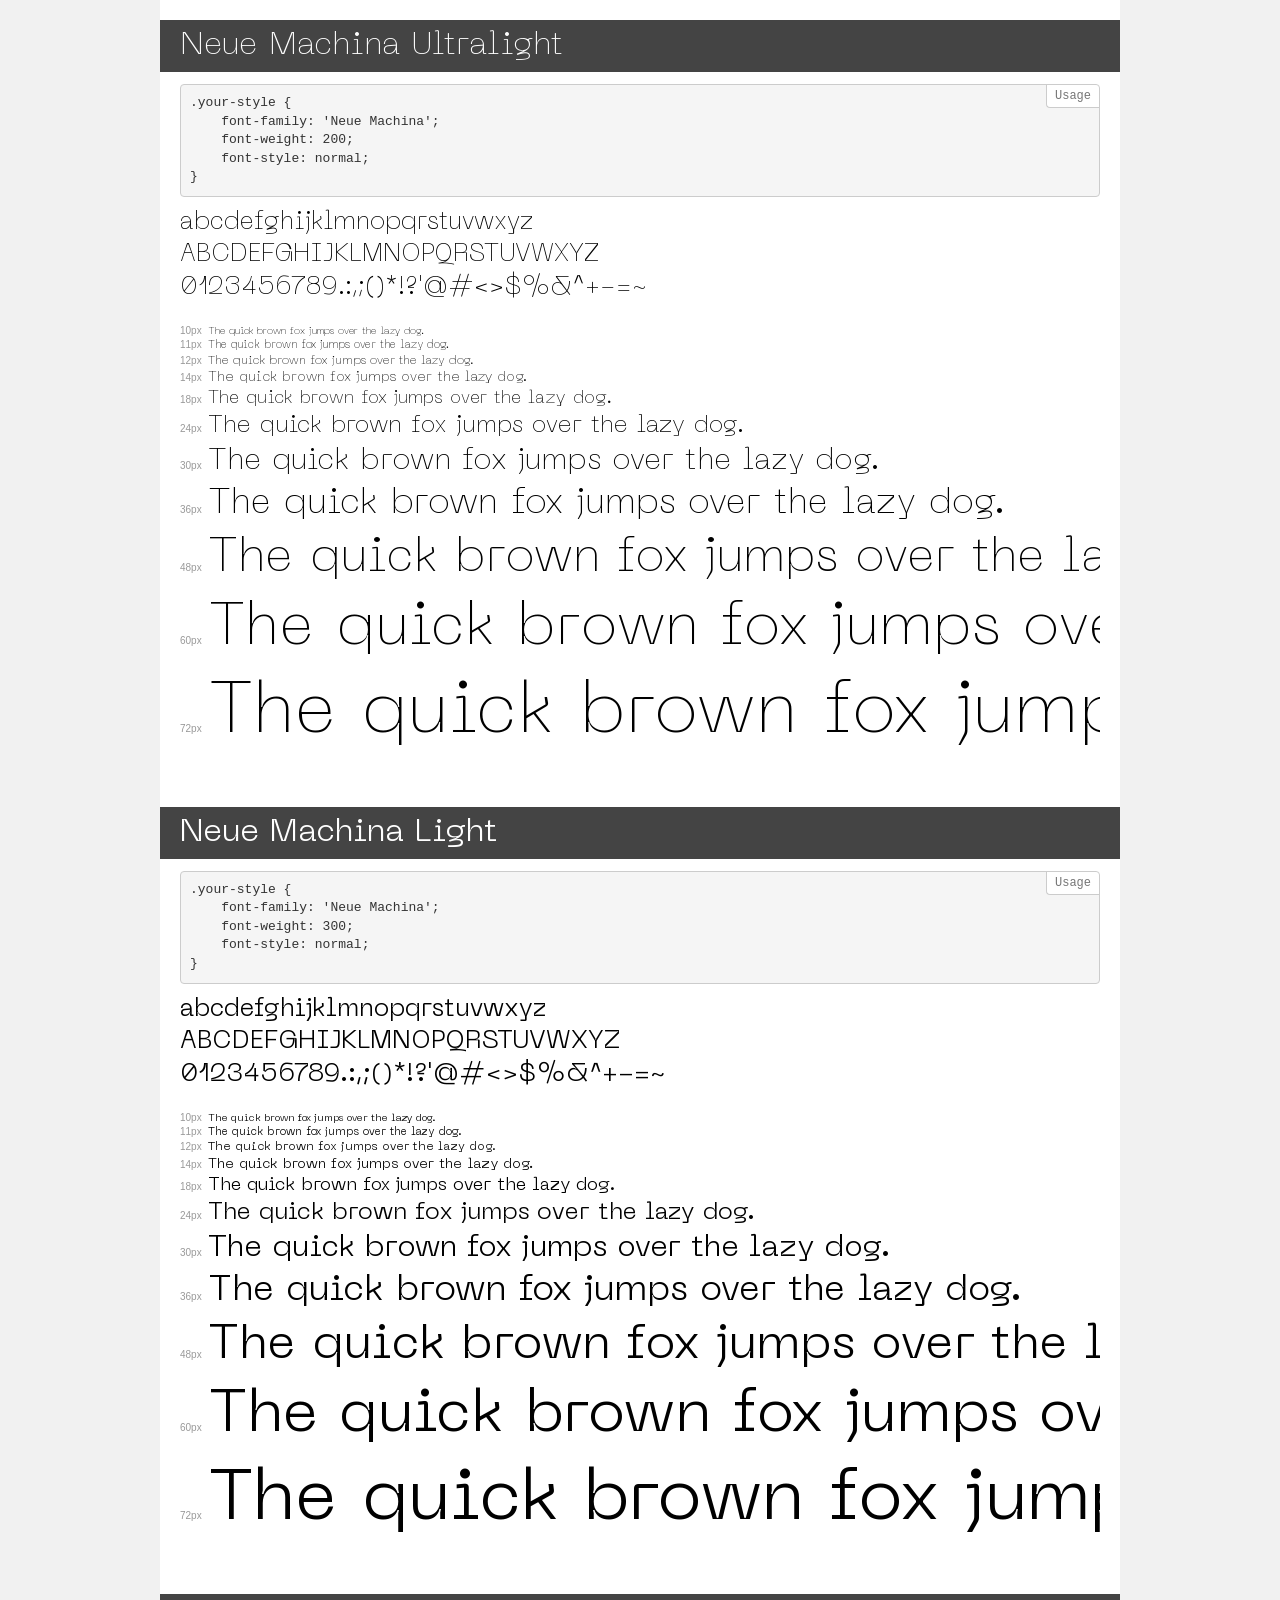
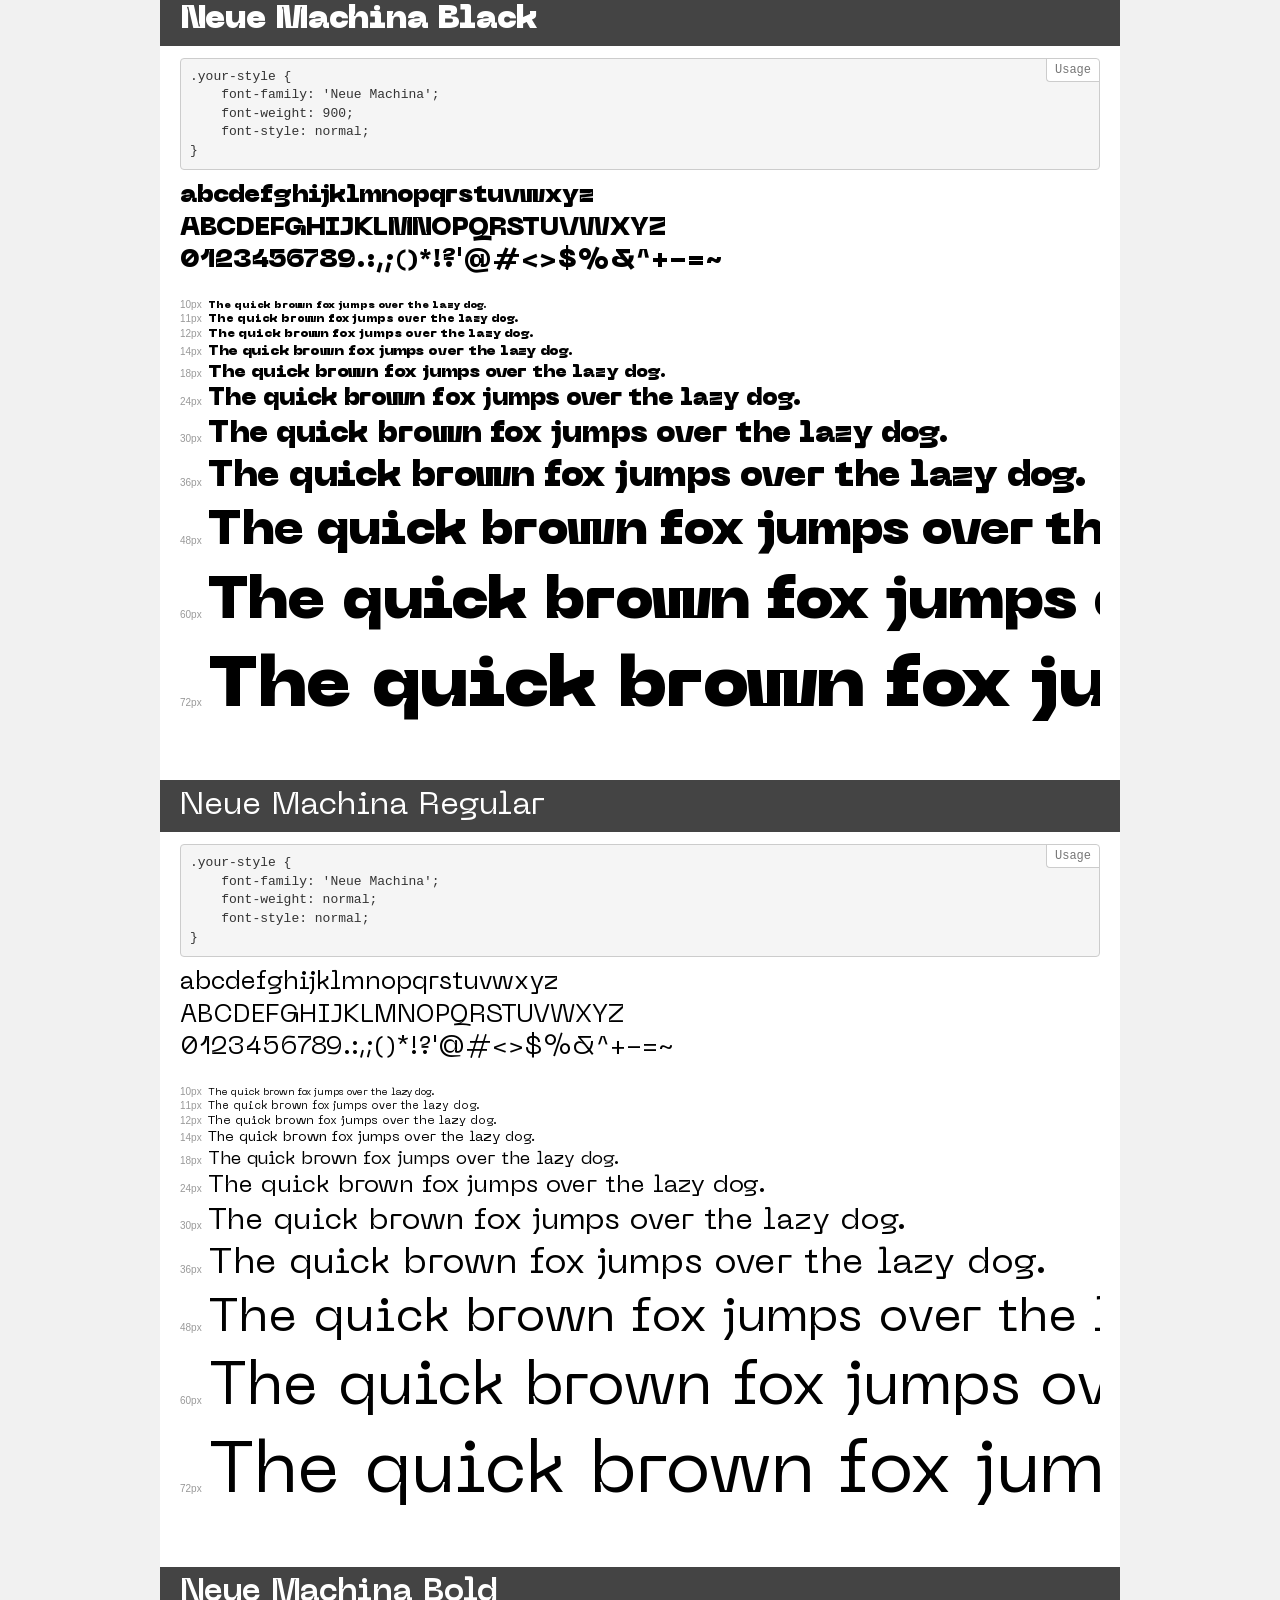
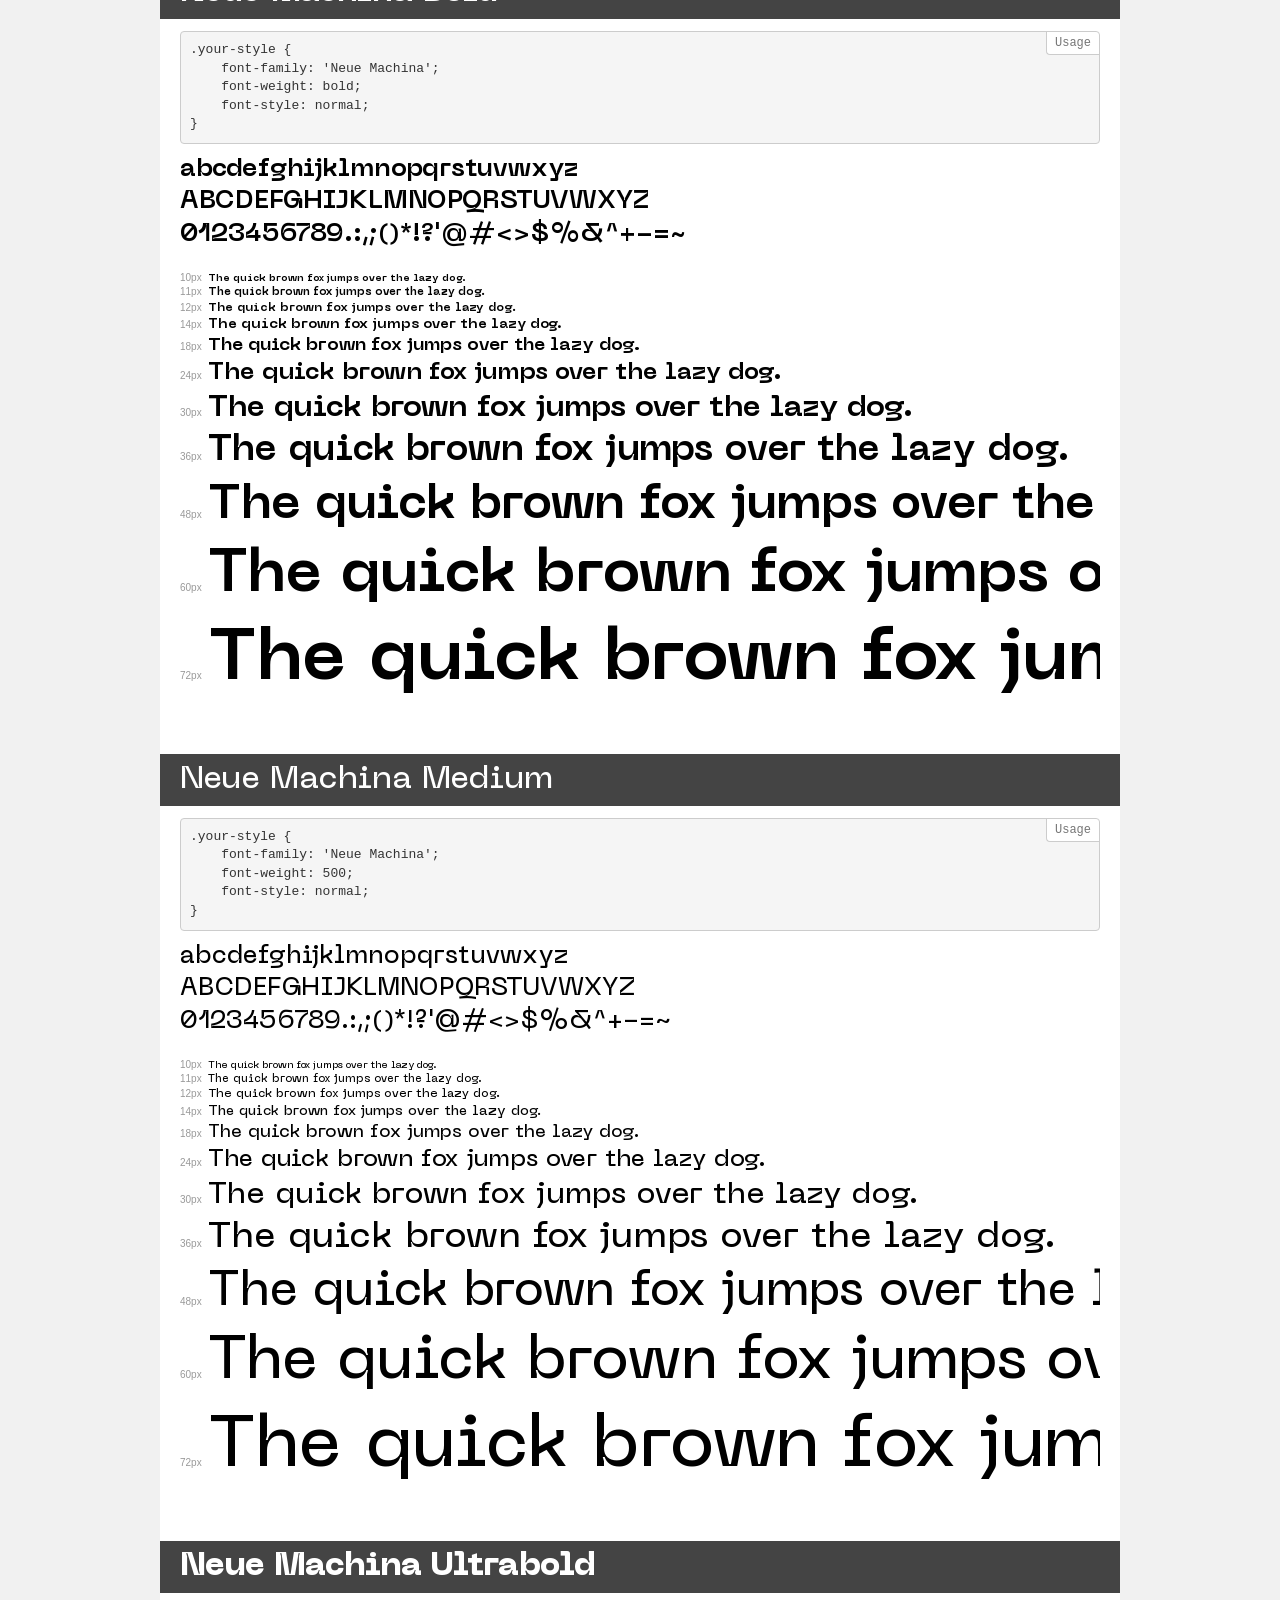
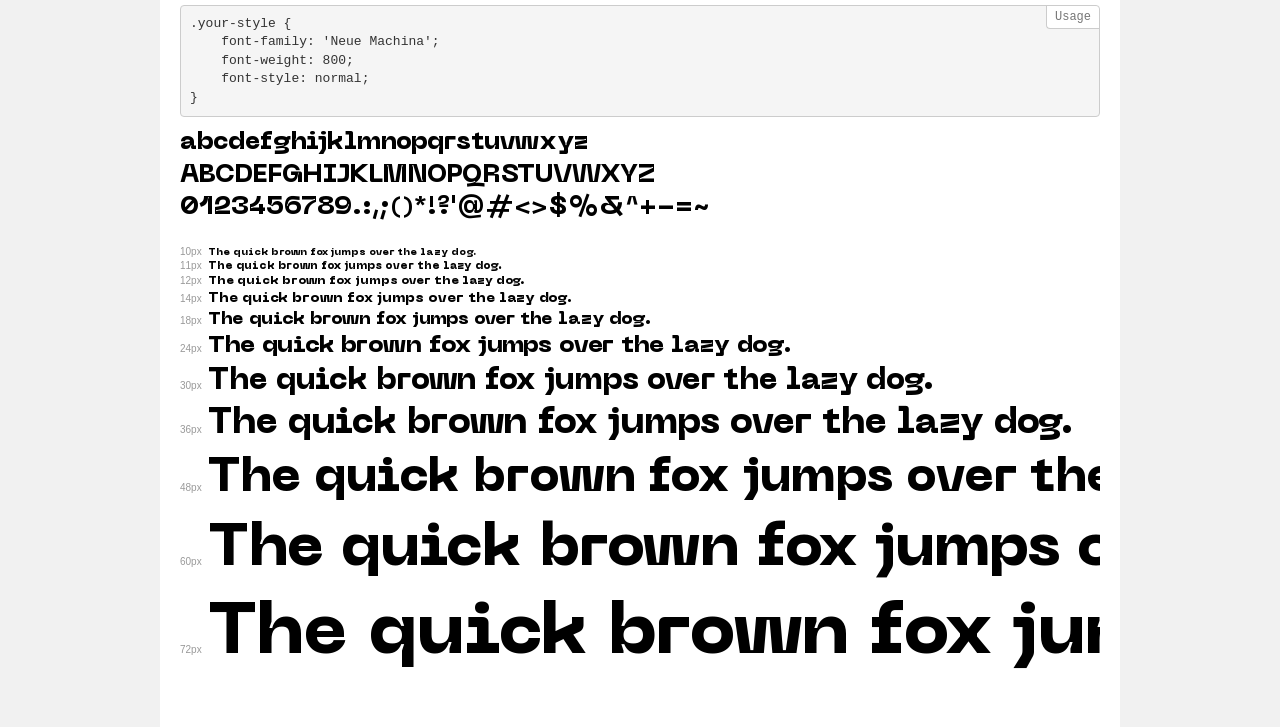
<file: src/static/fonts/NeueMachina/demo.html>
<!DOCTYPE html>
<html>
<head>
    <meta charset="utf-8">
    <meta http-equiv="X-UA-Compatible" content="IE=edge">
    <meta name="viewport" content="width=device-width, initial-scale=1">
    <meta name="robots" content="noindex, noarchive">
    <meta name="format-detection" content="telephone=no">
    <title>Transfonter demo</title>
    <link href="stylesheet.css" rel="stylesheet">
    <style>
        /*
        http://meyerweb.com/eric/tools/css/reset/
        v2.0 | 20110126
        License: none (public domain)
        */
        html, body, div, span, applet, object, iframe,
        h1, h2, h3, h4, h5, h6, p, blockquote, pre,
        a, abbr, acronym, address, big, cite, code,
        del, dfn, em, img, ins, kbd, q, s, samp,
        small, strike, strong, sub, sup, tt, var,
        b, u, i, center,
        dl, dt, dd, ol, ul, li,
        fieldset, form, label, legend,
        table, caption, tbody, tfoot, thead, tr, th, td,
        article, aside, canvas, details, embed,
        figure, figcaption, footer, header, hgroup,
        menu, nav, output, ruby, section, summary,
        time, mark, audio, video {
            margin: 0;
            padding: 0;
            border: 0;
            font-size: 100%;
            font: inherit;
            vertical-align: baseline;
        }
        /* HTML5 display-role reset for older browsers */
        article, aside, details, figcaption, figure,
        footer, header, hgroup, menu, nav, section {
            display: block;
        }
        body {
            line-height: 1;
        }
        ol, ul {
            list-style: none;
        }
        blockquote, q {
            quotes: none;
        }
        blockquote:before, blockquote:after,
        q:before, q:after {
            content: '';
            content: none;
        }
        table {
            border-collapse: collapse;
            border-spacing: 0;
        }
        /* common styles */
        body {
            background: #f1f1f1;
            color: #000;
        }
        .page {
            background: #fff;
            width: 920px;
            margin: 0 auto;
            padding: 20px 20px 0 20px;
            overflow: hidden;
        }
        .font-container {
            overflow-x: auto;
            overflow-y: hidden;
            margin-bottom: 40px;
            line-height: 1.3;
            white-space: nowrap;
            padding-bottom: 5px;
        }
        h1 {
            position: relative;
            background: #444;
            font-size: 32px;
            color: #fff;
            padding: 10px 20px;
            margin: 0 -20px 12px -20px;
        }
        .letters {
            font-size: 25px;
            margin-bottom: 20px;
        }
        .s10:before {
            content: '10px';
        }
        .s11:before {
            content: '11px';
        }
        .s12:before {
            content: '12px';
        }
        .s14:before {
            content: '14px';
        }
        .s18:before {
            content: '18px';
        }
        .s24:before {
            content: '24px';
        }
        .s30:before {
            content: '30px';
        }
        .s36:before {
            content: '36px';
        }
        .s48:before {
            content: '48px';
        }
        .s60:before {
            content: '60px';
        }
        .s72:before {
            content: '72px';
        }
        .s10:before, .s11:before, .s12:before, .s14:before,
        .s18:before, .s24:before, .s30:before, .s36:before,
        .s48:before, .s60:before, .s72:before {
            font-family: Arial, sans-serif;
            font-size: 10px;
            font-weight: normal;
            font-style: normal;
            color: #999;
            padding-right: 6px;
        }
        pre {
            display: block;
            position: relative;
            padding: 9px;
            margin: 0 0 10px;
            font-family: Monaco, Menlo, Consolas, "Courier New", monospace !important;
            font-size: 13px;
            line-height: 1.428571429;
            color: #333;
            font-weight: normal !important;
            font-style: normal !important;
            background-color: #f5f5f5;
            border: 1px solid #ccc;
            overflow-x: auto;
            border-radius: 4px;
        }
        pre:after {
            display: block;
            position: absolute;
            right: 0;
            top: 0;
            content: 'Usage';
            line-height: 1;
            padding: 5px 8px;
            font-size: 12px;
            color: #767676;
            background-color: #fff;
            border: 1px solid #ccc;
            border-right: none;
            border-top: none;
            border-radius: 0 4px 0 4px;
            z-index: 10;
        }
        /* responsive */
        @media (max-width: 959px) {
            .page {
                width: auto;
                margin: 0;
            }
        }
    </style>
</head>
<body>
<div class="page">
    <div class="demo" style="font-family: 'Neue Machina'; font-weight: 200; font-style: normal;">
        <h1>Neue Machina Ultralight</h1>
        <pre>.your-style {
    font-family: 'Neue Machina';
    font-weight: 200;
    font-style: normal;
}</pre>
        <div class="font-container">
            <p class="letters">
                abcdefghijklmnopqrstuvwxyz<br>
ABCDEFGHIJKLMNOPQRSTUVWXYZ<br>
                0123456789.:,;()*!?'@#<>$%&^+-=~
            </p>
            <p class="s10" style="font-size: 10px;">The quick brown fox jumps over the lazy dog.</p>
            <p class="s11" style="font-size: 11px;">The quick brown fox jumps over the lazy dog.</p>
            <p class="s12" style="font-size: 12px;">The quick brown fox jumps over the lazy dog.</p>
            <p class="s14" style="font-size: 14px;">The quick brown fox jumps over the lazy dog.</p>
            <p class="s18" style="font-size: 18px;">The quick brown fox jumps over the lazy dog.</p>
            <p class="s24" style="font-size: 24px;">The quick brown fox jumps over the lazy dog.</p>
            <p class="s30" style="font-size: 30px;">The quick brown fox jumps over the lazy dog.</p>
            <p class="s36" style="font-size: 36px;">The quick brown fox jumps over the lazy dog.</p>
            <p class="s48" style="font-size: 48px;">The quick brown fox jumps over the lazy dog.</p>
            <p class="s60" style="font-size: 60px;">The quick brown fox jumps over the lazy dog.</p>
            <p class="s72" style="font-size: 72px;">The quick brown fox jumps over the lazy dog.</p>
        </div>
    </div>
    <div class="demo" style="font-family: 'Neue Machina'; font-weight: 300; font-style: normal;">
        <h1>Neue Machina Light</h1>
        <pre>.your-style {
    font-family: 'Neue Machina';
    font-weight: 300;
    font-style: normal;
}</pre>
        <div class="font-container">
            <p class="letters">
                abcdefghijklmnopqrstuvwxyz<br>
ABCDEFGHIJKLMNOPQRSTUVWXYZ<br>
                0123456789.:,;()*!?'@#<>$%&^+-=~
            </p>
            <p class="s10" style="font-size: 10px;">The quick brown fox jumps over the lazy dog.</p>
            <p class="s11" style="font-size: 11px;">The quick brown fox jumps over the lazy dog.</p>
            <p class="s12" style="font-size: 12px;">The quick brown fox jumps over the lazy dog.</p>
            <p class="s14" style="font-size: 14px;">The quick brown fox jumps over the lazy dog.</p>
            <p class="s18" style="font-size: 18px;">The quick brown fox jumps over the lazy dog.</p>
            <p class="s24" style="font-size: 24px;">The quick brown fox jumps over the lazy dog.</p>
            <p class="s30" style="font-size: 30px;">The quick brown fox jumps over the lazy dog.</p>
            <p class="s36" style="font-size: 36px;">The quick brown fox jumps over the lazy dog.</p>
            <p class="s48" style="font-size: 48px;">The quick brown fox jumps over the lazy dog.</p>
            <p class="s60" style="font-size: 60px;">The quick brown fox jumps over the lazy dog.</p>
            <p class="s72" style="font-size: 72px;">The quick brown fox jumps over the lazy dog.</p>
        </div>
    </div>
    <div class="demo" style="font-family: 'Neue Machina'; font-weight: 900; font-style: normal;">
        <h1>Neue Machina Black</h1>
        <pre>.your-style {
    font-family: 'Neue Machina';
    font-weight: 900;
    font-style: normal;
}</pre>
        <div class="font-container">
            <p class="letters">
                abcdefghijklmnopqrstuvwxyz<br>
ABCDEFGHIJKLMNOPQRSTUVWXYZ<br>
                0123456789.:,;()*!?'@#<>$%&^+-=~
            </p>
            <p class="s10" style="font-size: 10px;">The quick brown fox jumps over the lazy dog.</p>
            <p class="s11" style="font-size: 11px;">The quick brown fox jumps over the lazy dog.</p>
            <p class="s12" style="font-size: 12px;">The quick brown fox jumps over the lazy dog.</p>
            <p class="s14" style="font-size: 14px;">The quick brown fox jumps over the lazy dog.</p>
            <p class="s18" style="font-size: 18px;">The quick brown fox jumps over the lazy dog.</p>
            <p class="s24" style="font-size: 24px;">The quick brown fox jumps over the lazy dog.</p>
            <p class="s30" style="font-size: 30px;">The quick brown fox jumps over the lazy dog.</p>
            <p class="s36" style="font-size: 36px;">The quick brown fox jumps over the lazy dog.</p>
            <p class="s48" style="font-size: 48px;">The quick brown fox jumps over the lazy dog.</p>
            <p class="s60" style="font-size: 60px;">The quick brown fox jumps over the lazy dog.</p>
            <p class="s72" style="font-size: 72px;">The quick brown fox jumps over the lazy dog.</p>
        </div>
    </div>
    <div class="demo" style="font-family: 'Neue Machina'; font-weight: normal; font-style: normal;">
        <h1>Neue Machina Regular</h1>
        <pre>.your-style {
    font-family: 'Neue Machina';
    font-weight: normal;
    font-style: normal;
}</pre>
        <div class="font-container">
            <p class="letters">
                abcdefghijklmnopqrstuvwxyz<br>
ABCDEFGHIJKLMNOPQRSTUVWXYZ<br>
                0123456789.:,;()*!?'@#<>$%&^+-=~
            </p>
            <p class="s10" style="font-size: 10px;">The quick brown fox jumps over the lazy dog.</p>
            <p class="s11" style="font-size: 11px;">The quick brown fox jumps over the lazy dog.</p>
            <p class="s12" style="font-size: 12px;">The quick brown fox jumps over the lazy dog.</p>
            <p class="s14" style="font-size: 14px;">The quick brown fox jumps over the lazy dog.</p>
            <p class="s18" style="font-size: 18px;">The quick brown fox jumps over the lazy dog.</p>
            <p class="s24" style="font-size: 24px;">The quick brown fox jumps over the lazy dog.</p>
            <p class="s30" style="font-size: 30px;">The quick brown fox jumps over the lazy dog.</p>
            <p class="s36" style="font-size: 36px;">The quick brown fox jumps over the lazy dog.</p>
            <p class="s48" style="font-size: 48px;">The quick brown fox jumps over the lazy dog.</p>
            <p class="s60" style="font-size: 60px;">The quick brown fox jumps over the lazy dog.</p>
            <p class="s72" style="font-size: 72px;">The quick brown fox jumps over the lazy dog.</p>
        </div>
    </div>
    <div class="demo" style="font-family: 'Neue Machina'; font-weight: bold; font-style: normal;">
        <h1>Neue Machina Bold</h1>
        <pre>.your-style {
    font-family: 'Neue Machina';
    font-weight: bold;
    font-style: normal;
}</pre>
        <div class="font-container">
            <p class="letters">
                abcdefghijklmnopqrstuvwxyz<br>
ABCDEFGHIJKLMNOPQRSTUVWXYZ<br>
                0123456789.:,;()*!?'@#<>$%&^+-=~
            </p>
            <p class="s10" style="font-size: 10px;">The quick brown fox jumps over the lazy dog.</p>
            <p class="s11" style="font-size: 11px;">The quick brown fox jumps over the lazy dog.</p>
            <p class="s12" style="font-size: 12px;">The quick brown fox jumps over the lazy dog.</p>
            <p class="s14" style="font-size: 14px;">The quick brown fox jumps over the lazy dog.</p>
            <p class="s18" style="font-size: 18px;">The quick brown fox jumps over the lazy dog.</p>
            <p class="s24" style="font-size: 24px;">The quick brown fox jumps over the lazy dog.</p>
            <p class="s30" style="font-size: 30px;">The quick brown fox jumps over the lazy dog.</p>
            <p class="s36" style="font-size: 36px;">The quick brown fox jumps over the lazy dog.</p>
            <p class="s48" style="font-size: 48px;">The quick brown fox jumps over the lazy dog.</p>
            <p class="s60" style="font-size: 60px;">The quick brown fox jumps over the lazy dog.</p>
            <p class="s72" style="font-size: 72px;">The quick brown fox jumps over the lazy dog.</p>
        </div>
    </div>
    <div class="demo" style="font-family: 'Neue Machina'; font-weight: 500; font-style: normal;">
        <h1>Neue Machina Medium</h1>
        <pre>.your-style {
    font-family: 'Neue Machina';
    font-weight: 500;
    font-style: normal;
}</pre>
        <div class="font-container">
            <p class="letters">
                abcdefghijklmnopqrstuvwxyz<br>
ABCDEFGHIJKLMNOPQRSTUVWXYZ<br>
                0123456789.:,;()*!?'@#<>$%&^+-=~
            </p>
            <p class="s10" style="font-size: 10px;">The quick brown fox jumps over the lazy dog.</p>
            <p class="s11" style="font-size: 11px;">The quick brown fox jumps over the lazy dog.</p>
            <p class="s12" style="font-size: 12px;">The quick brown fox jumps over the lazy dog.</p>
            <p class="s14" style="font-size: 14px;">The quick brown fox jumps over the lazy dog.</p>
            <p class="s18" style="font-size: 18px;">The quick brown fox jumps over the lazy dog.</p>
            <p class="s24" style="font-size: 24px;">The quick brown fox jumps over the lazy dog.</p>
            <p class="s30" style="font-size: 30px;">The quick brown fox jumps over the lazy dog.</p>
            <p class="s36" style="font-size: 36px;">The quick brown fox jumps over the lazy dog.</p>
            <p class="s48" style="font-size: 48px;">The quick brown fox jumps over the lazy dog.</p>
            <p class="s60" style="font-size: 60px;">The quick brown fox jumps over the lazy dog.</p>
            <p class="s72" style="font-size: 72px;">The quick brown fox jumps over the lazy dog.</p>
        </div>
    </div>
    <div class="demo" style="font-family: 'Neue Machina'; font-weight: 800; font-style: normal;">
        <h1>Neue Machina Ultrabold</h1>
        <pre>.your-style {
    font-family: 'Neue Machina';
    font-weight: 800;
    font-style: normal;
}</pre>
        <div class="font-container">
            <p class="letters">
                abcdefghijklmnopqrstuvwxyz<br>
ABCDEFGHIJKLMNOPQRSTUVWXYZ<br>
                0123456789.:,;()*!?'@#<>$%&^+-=~
            </p>
            <p class="s10" style="font-size: 10px;">The quick brown fox jumps over the lazy dog.</p>
            <p class="s11" style="font-size: 11px;">The quick brown fox jumps over the lazy dog.</p>
            <p class="s12" style="font-size: 12px;">The quick brown fox jumps over the lazy dog.</p>
            <p class="s14" style="font-size: 14px;">The quick brown fox jumps over the lazy dog.</p>
            <p class="s18" style="font-size: 18px;">The quick brown fox jumps over the lazy dog.</p>
            <p class="s24" style="font-size: 24px;">The quick brown fox jumps over the lazy dog.</p>
            <p class="s30" style="font-size: 30px;">The quick brown fox jumps over the lazy dog.</p>
            <p class="s36" style="font-size: 36px;">The quick brown fox jumps over the lazy dog.</p>
            <p class="s48" style="font-size: 48px;">The quick brown fox jumps over the lazy dog.</p>
            <p class="s60" style="font-size: 60px;">The quick brown fox jumps over the lazy dog.</p>
            <p class="s72" style="font-size: 72px;">The quick brown fox jumps over the lazy dog.</p>
        </div>
    </div>
</div>
</body>
</html>
</file>
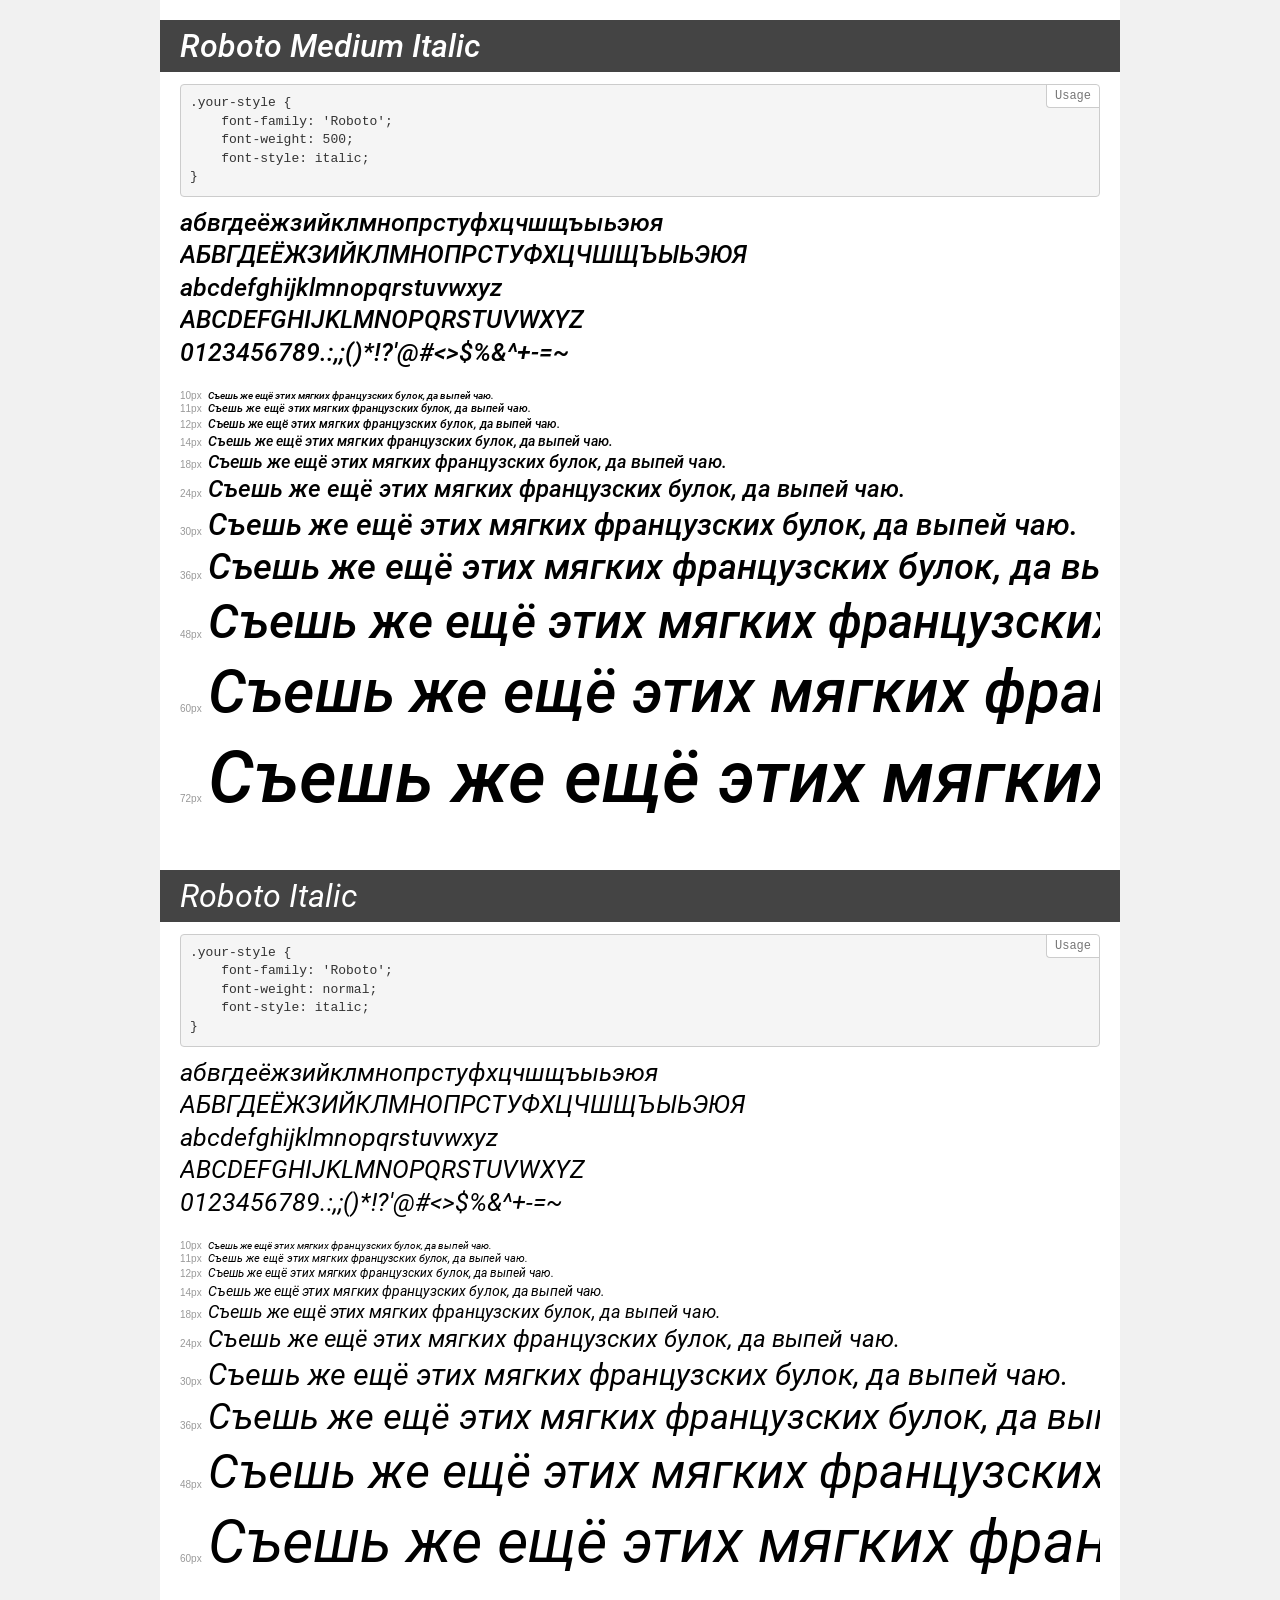
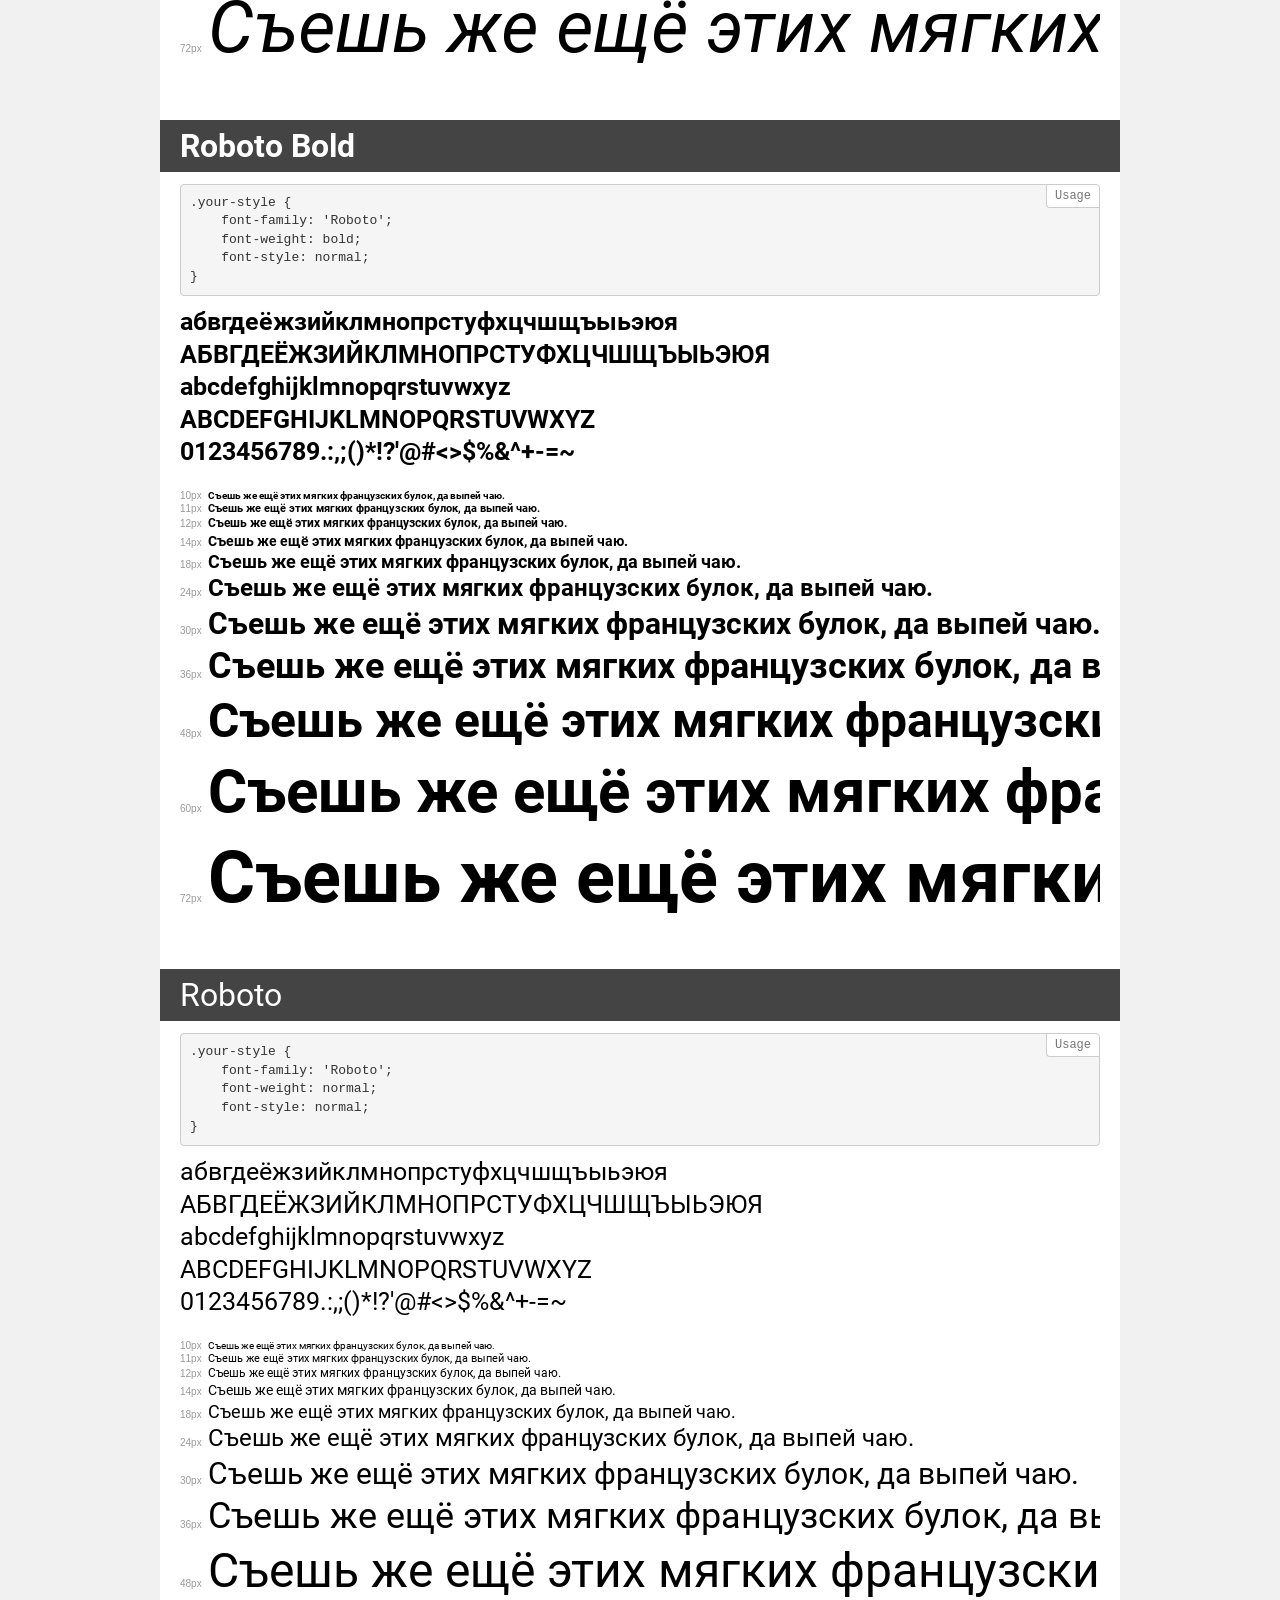
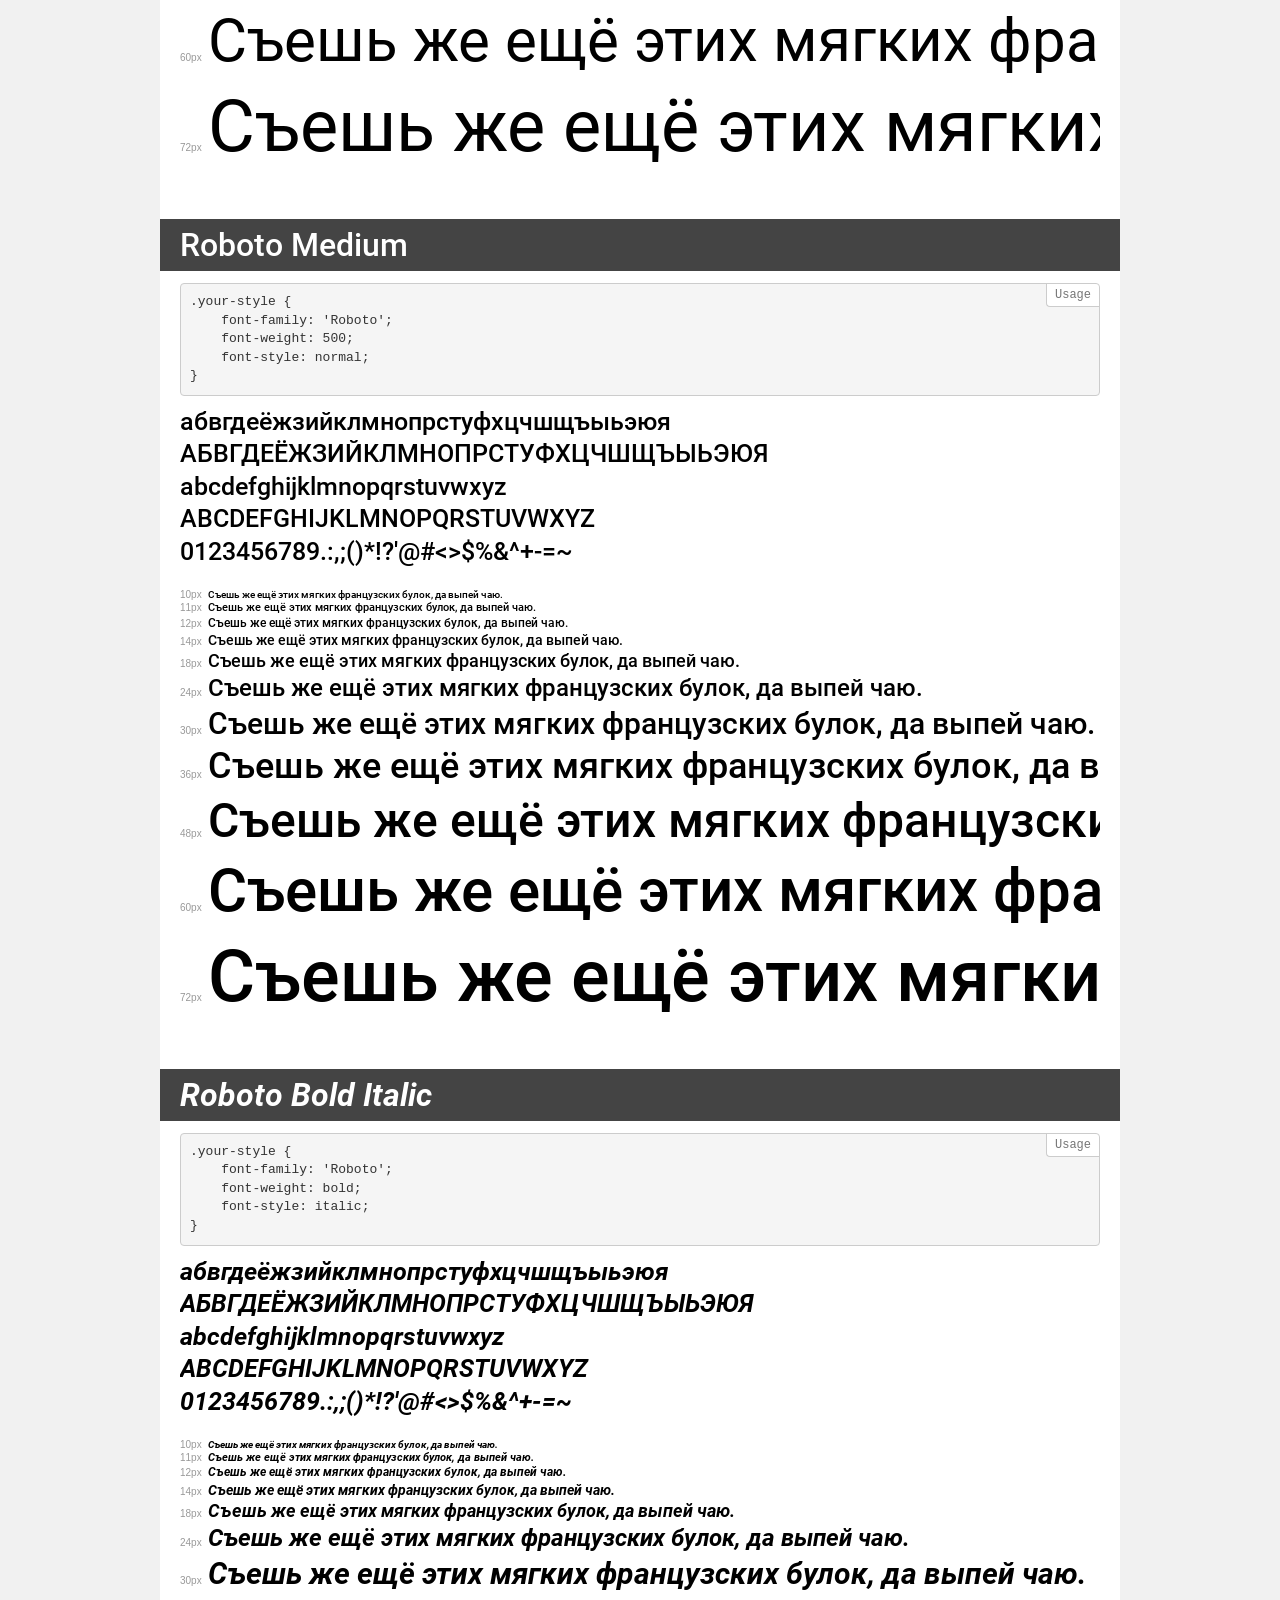
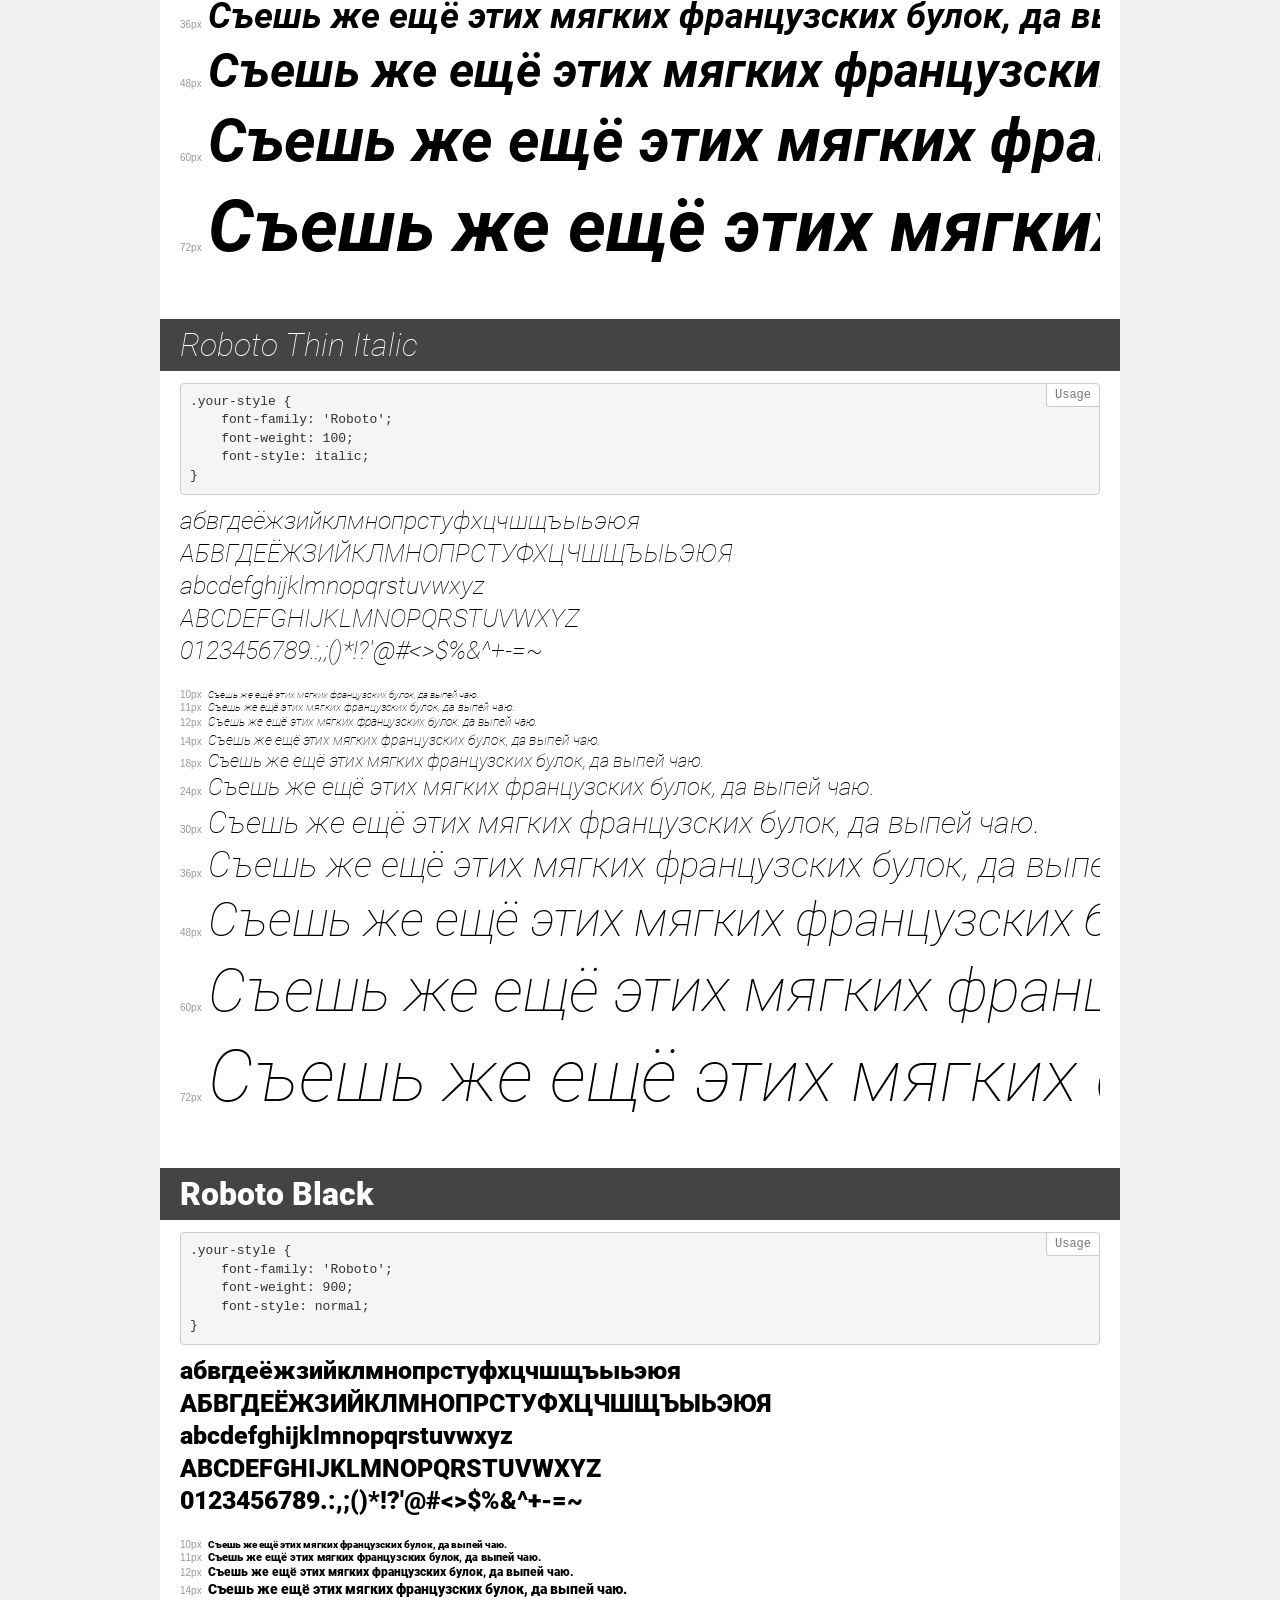
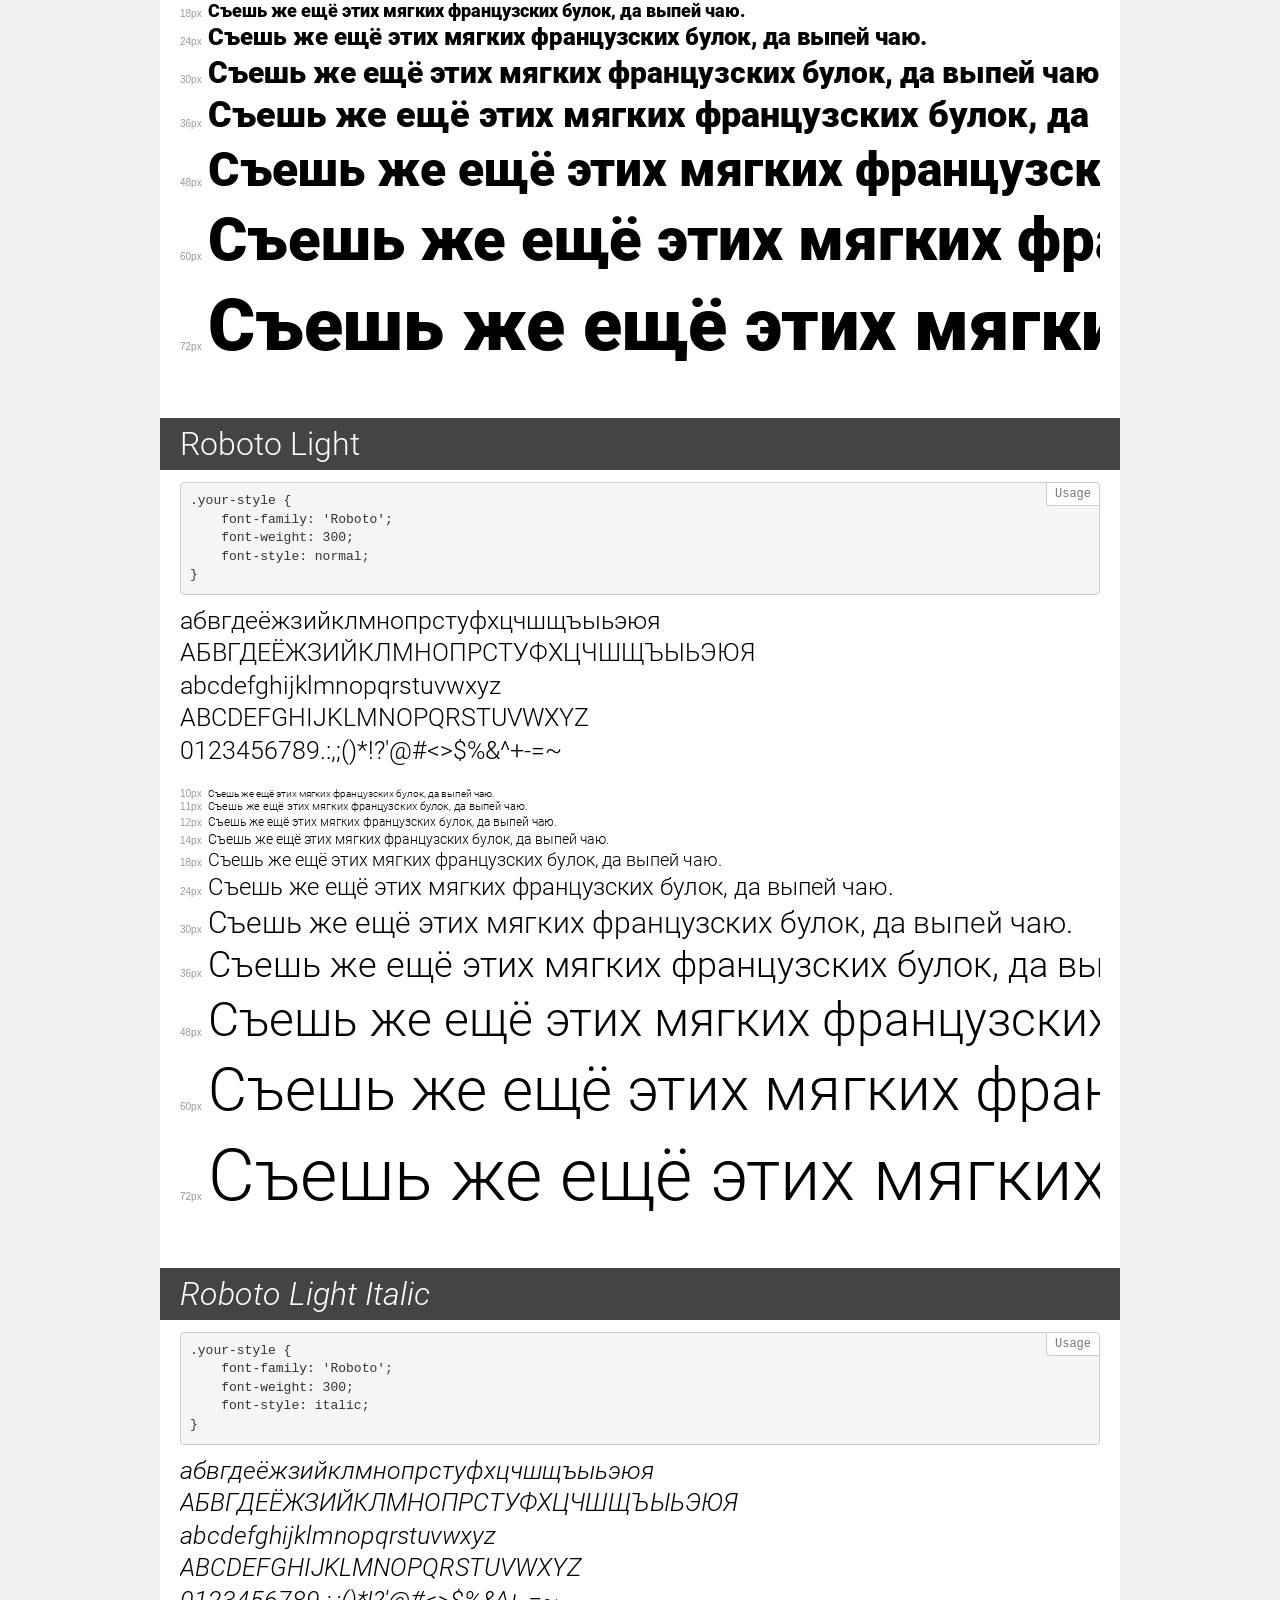
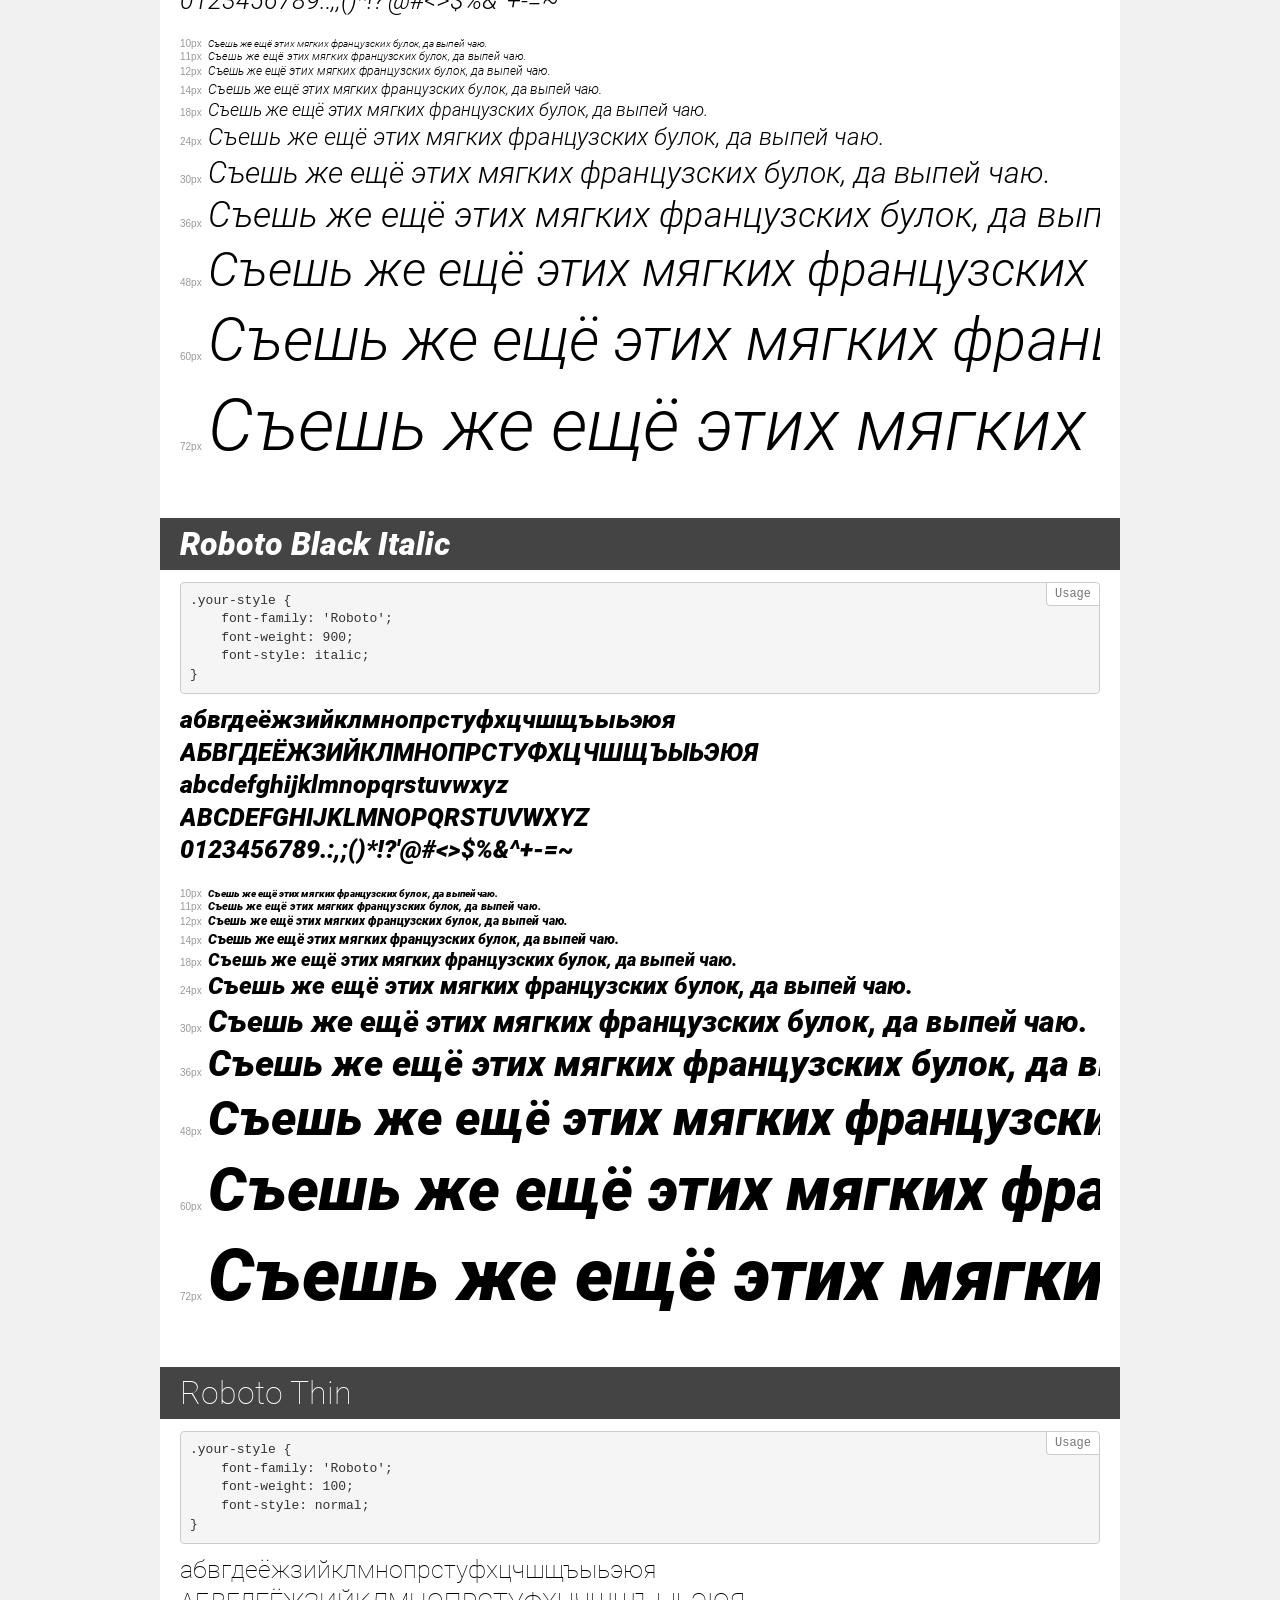
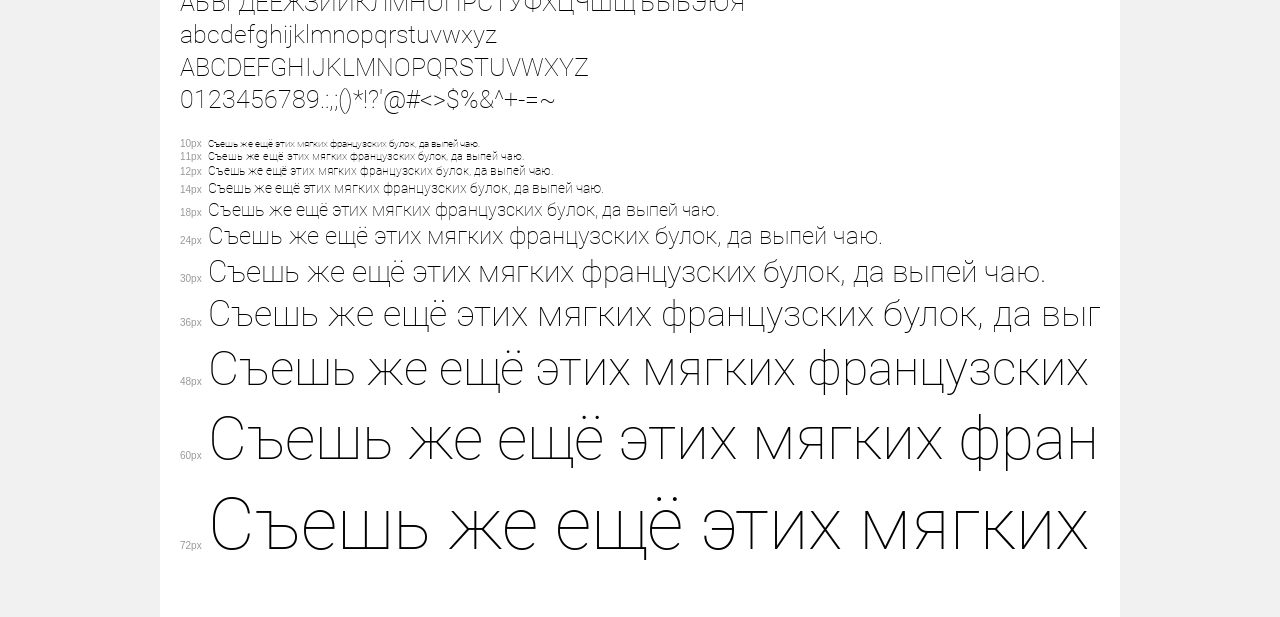
<file: src/static/fonts/Roboto/demo.html>
<!DOCTYPE html>
<html>
<head>
    <meta charset="utf-8">
    <meta http-equiv="X-UA-Compatible" content="IE=edge">
    <meta name="viewport" content="width=device-width, initial-scale=1">
    <meta name="robots" content="noindex, noarchive">
    <title>Transfonter demo</title>
    <link href="stylesheet.css" rel="stylesheet">
    <style>
        /*
        http://meyerweb.com/eric/tools/css/reset/
        v2.0 | 20110126
        License: none (public domain)
        */
        html, body, div, span, applet, object, iframe,
        h1, h2, h3, h4, h5, h6, p, blockquote, pre,
        a, abbr, acronym, address, big, cite, code,
        del, dfn, em, img, ins, kbd, q, s, samp,
        small, strike, strong, sub, sup, tt, var,
        b, u, i, center,
        dl, dt, dd, ol, ul, li,
        fieldset, form, label, legend,
        table, caption, tbody, tfoot, thead, tr, th, td,
        article, aside, canvas, details, embed,
        figure, figcaption, footer, header, hgroup,
        menu, nav, output, ruby, section, summary,
        time, mark, audio, video {
            margin: 0;
            padding: 0;
            border: 0;
            font-size: 100%;
            font: inherit;
            vertical-align: baseline;
        }
        /* HTML5 display-role reset for older browsers */
        article, aside, details, figcaption, figure,
        footer, header, hgroup, menu, nav, section {
            display: block;
        }
        body {
            line-height: 1;
        }
        ol, ul {
            list-style: none;
        }
        blockquote, q {
            quotes: none;
        }
        blockquote:before, blockquote:after,
        q:before, q:after {
            content: '';
            content: none;
        }
        table {
            border-collapse: collapse;
            border-spacing: 0;
        }
        /* common styles */
        body {
            background: #f1f1f1;
            color: #000;
        }
        .page {
            background: #fff;
            width: 920px;
            margin: 0 auto;
            padding: 20px 20px 0 20px;
            overflow: hidden;
        }
        .font-container {
            overflow-x: auto;
            overflow-y: hidden;
            margin-bottom: 40px;
            line-height: 1.3;
            white-space: nowrap;
            padding-bottom: 5px;
        }
        h1 {
            position: relative;
            background: #444;
            font-size: 32px;
            color: #fff;
            padding: 10px 20px;
            margin: 0 -20px 12px -20px;
        }
        .letters {
            font-size: 25px;
            margin-bottom: 20px;
        }
        .s10:before {
            content: '10px';
        }
        .s11:before {
            content: '11px';
        }
        .s12:before {
            content: '12px';
        }
        .s14:before {
            content: '14px';
        }
        .s18:before {
            content: '18px';
        }
        .s24:before {
            content: '24px';
        }
        .s30:before {
            content: '30px';
        }
        .s36:before {
            content: '36px';
        }
        .s48:before {
            content: '48px';
        }
        .s60:before {
            content: '60px';
        }
        .s72:before {
            content: '72px';
        }
        .s10:before, .s11:before, .s12:before, .s14:before,
        .s18:before, .s24:before, .s30:before, .s36:before,
        .s48:before, .s60:before, .s72:before {
            font-family: Arial, sans-serif;
            font-size: 10px;
            font-weight: normal;
            font-style: normal;
            color: #999;
            padding-right: 6px;
        }
        pre {
            display: block;
            position: relative;
            padding: 9px;
            margin: 0 0 10px;
            font-family: Monaco, Menlo, Consolas, "Courier New", monospace !important;
            font-size: 13px;
            line-height: 1.428571429;
            color: #333;
            font-weight: normal !important;
            font-style: normal !important;
            background-color: #f5f5f5;
            border: 1px solid #ccc;
            overflow-x: auto;
            border-radius: 4px;
        }
        pre:after {
            display: block;
            position: absolute;
            right: 0;
            top: 0;
            content: 'Usage';
            line-height: 1;
            padding: 5px 8px;
            font-size: 12px;
            color: #767676;
            background-color: #fff;
            border: 1px solid #ccc;
            border-right: none;
            border-top: none;
            border-radius: 0 4px 0 4px;
            z-index: 10;
        }
        /* responsive */
        @media (max-width: 959px) {
            .page {
                width: auto;
                margin: 0;
            }
        }
    </style>
</head>
<body>
<div class="page">
    <div class="demo" style="font-family: 'Roboto'; font-weight: 500; font-style: italic;">
        <h1>Roboto Medium Italic</h1>
        <pre>.your-style {
    font-family: 'Roboto';
    font-weight: 500;
    font-style: italic;
}</pre>
        <div class="font-container">
            <p class="letters">
                абвгдеёжзийклмнопрстуфхцчшщъыьэюя<br>
АБВГДЕЁЖЗИЙКЛМНОПРСТУФХЦЧШЩЪЫЬЭЮЯ<br>
abcdefghijklmnopqrstuvwxyz<br>
ABCDEFGHIJKLMNOPQRSTUVWXYZ<br>
                0123456789.:,;()*!?'@#<>$%&^+-=~
            </p>
            <p class="s10" style="font-size: 10px;">Съешь же ещё этих мягких французских булок, да выпей чаю.</p>
            <p class="s11" style="font-size: 11px;">Съешь же ещё этих мягких французских булок, да выпей чаю.</p>
            <p class="s12" style="font-size: 12px;">Съешь же ещё этих мягких французских булок, да выпей чаю.</p>
            <p class="s14" style="font-size: 14px;">Съешь же ещё этих мягких французских булок, да выпей чаю.</p>
            <p class="s18" style="font-size: 18px;">Съешь же ещё этих мягких французских булок, да выпей чаю.</p>
            <p class="s24" style="font-size: 24px;">Съешь же ещё этих мягких французских булок, да выпей чаю.</p>
            <p class="s30" style="font-size: 30px;">Съешь же ещё этих мягких французских булок, да выпей чаю.</p>
            <p class="s36" style="font-size: 36px;">Съешь же ещё этих мягких французских булок, да выпей чаю.</p>
            <p class="s48" style="font-size: 48px;">Съешь же ещё этих мягких французских булок, да выпей чаю.</p>
            <p class="s60" style="font-size: 60px;">Съешь же ещё этих мягких французских булок, да выпей чаю.</p>
            <p class="s72" style="font-size: 72px;">Съешь же ещё этих мягких французских булок, да выпей чаю.</p>
        </div>
    </div>
    <div class="demo" style="font-family: 'Roboto'; font-weight: normal; font-style: italic;">
        <h1>Roboto Italic</h1>
        <pre>.your-style {
    font-family: 'Roboto';
    font-weight: normal;
    font-style: italic;
}</pre>
        <div class="font-container">
            <p class="letters">
                абвгдеёжзийклмнопрстуфхцчшщъыьэюя<br>
АБВГДЕЁЖЗИЙКЛМНОПРСТУФХЦЧШЩЪЫЬЭЮЯ<br>
abcdefghijklmnopqrstuvwxyz<br>
ABCDEFGHIJKLMNOPQRSTUVWXYZ<br>
                0123456789.:,;()*!?'@#<>$%&^+-=~
            </p>
            <p class="s10" style="font-size: 10px;">Съешь же ещё этих мягких французских булок, да выпей чаю.</p>
            <p class="s11" style="font-size: 11px;">Съешь же ещё этих мягких французских булок, да выпей чаю.</p>
            <p class="s12" style="font-size: 12px;">Съешь же ещё этих мягких французских булок, да выпей чаю.</p>
            <p class="s14" style="font-size: 14px;">Съешь же ещё этих мягких французских булок, да выпей чаю.</p>
            <p class="s18" style="font-size: 18px;">Съешь же ещё этих мягких французских булок, да выпей чаю.</p>
            <p class="s24" style="font-size: 24px;">Съешь же ещё этих мягких французских булок, да выпей чаю.</p>
            <p class="s30" style="font-size: 30px;">Съешь же ещё этих мягких французских булок, да выпей чаю.</p>
            <p class="s36" style="font-size: 36px;">Съешь же ещё этих мягких французских булок, да выпей чаю.</p>
            <p class="s48" style="font-size: 48px;">Съешь же ещё этих мягких французских булок, да выпей чаю.</p>
            <p class="s60" style="font-size: 60px;">Съешь же ещё этих мягких французских булок, да выпей чаю.</p>
            <p class="s72" style="font-size: 72px;">Съешь же ещё этих мягких французских булок, да выпей чаю.</p>
        </div>
    </div>
    <div class="demo" style="font-family: 'Roboto'; font-weight: bold; font-style: normal;">
        <h1>Roboto Bold</h1>
        <pre>.your-style {
    font-family: 'Roboto';
    font-weight: bold;
    font-style: normal;
}</pre>
        <div class="font-container">
            <p class="letters">
                абвгдеёжзийклмнопрстуфхцчшщъыьэюя<br>
АБВГДЕЁЖЗИЙКЛМНОПРСТУФХЦЧШЩЪЫЬЭЮЯ<br>
abcdefghijklmnopqrstuvwxyz<br>
ABCDEFGHIJKLMNOPQRSTUVWXYZ<br>
                0123456789.:,;()*!?'@#<>$%&^+-=~
            </p>
            <p class="s10" style="font-size: 10px;">Съешь же ещё этих мягких французских булок, да выпей чаю.</p>
            <p class="s11" style="font-size: 11px;">Съешь же ещё этих мягких французских булок, да выпей чаю.</p>
            <p class="s12" style="font-size: 12px;">Съешь же ещё этих мягких французских булок, да выпей чаю.</p>
            <p class="s14" style="font-size: 14px;">Съешь же ещё этих мягких французских булок, да выпей чаю.</p>
            <p class="s18" style="font-size: 18px;">Съешь же ещё этих мягких французских булок, да выпей чаю.</p>
            <p class="s24" style="font-size: 24px;">Съешь же ещё этих мягких французских булок, да выпей чаю.</p>
            <p class="s30" style="font-size: 30px;">Съешь же ещё этих мягких французских булок, да выпей чаю.</p>
            <p class="s36" style="font-size: 36px;">Съешь же ещё этих мягких французских булок, да выпей чаю.</p>
            <p class="s48" style="font-size: 48px;">Съешь же ещё этих мягких французских булок, да выпей чаю.</p>
            <p class="s60" style="font-size: 60px;">Съешь же ещё этих мягких французских булок, да выпей чаю.</p>
            <p class="s72" style="font-size: 72px;">Съешь же ещё этих мягких французских булок, да выпей чаю.</p>
        </div>
    </div>
    <div class="demo" style="font-family: 'Roboto'; font-weight: normal; font-style: normal;">
        <h1>Roboto</h1>
        <pre>.your-style {
    font-family: 'Roboto';
    font-weight: normal;
    font-style: normal;
}</pre>
        <div class="font-container">
            <p class="letters">
                абвгдеёжзийклмнопрстуфхцчшщъыьэюя<br>
АБВГДЕЁЖЗИЙКЛМНОПРСТУФХЦЧШЩЪЫЬЭЮЯ<br>
abcdefghijklmnopqrstuvwxyz<br>
ABCDEFGHIJKLMNOPQRSTUVWXYZ<br>
                0123456789.:,;()*!?'@#<>$%&^+-=~
            </p>
            <p class="s10" style="font-size: 10px;">Съешь же ещё этих мягких французских булок, да выпей чаю.</p>
            <p class="s11" style="font-size: 11px;">Съешь же ещё этих мягких французских булок, да выпей чаю.</p>
            <p class="s12" style="font-size: 12px;">Съешь же ещё этих мягких французских булок, да выпей чаю.</p>
            <p class="s14" style="font-size: 14px;">Съешь же ещё этих мягких французских булок, да выпей чаю.</p>
            <p class="s18" style="font-size: 18px;">Съешь же ещё этих мягких французских булок, да выпей чаю.</p>
            <p class="s24" style="font-size: 24px;">Съешь же ещё этих мягких французских булок, да выпей чаю.</p>
            <p class="s30" style="font-size: 30px;">Съешь же ещё этих мягких французских булок, да выпей чаю.</p>
            <p class="s36" style="font-size: 36px;">Съешь же ещё этих мягких французских булок, да выпей чаю.</p>
            <p class="s48" style="font-size: 48px;">Съешь же ещё этих мягких французских булок, да выпей чаю.</p>
            <p class="s60" style="font-size: 60px;">Съешь же ещё этих мягких французских булок, да выпей чаю.</p>
            <p class="s72" style="font-size: 72px;">Съешь же ещё этих мягких французских булок, да выпей чаю.</p>
        </div>
    </div>
    <div class="demo" style="font-family: 'Roboto'; font-weight: 500; font-style: normal;">
        <h1>Roboto Medium</h1>
        <pre>.your-style {
    font-family: 'Roboto';
    font-weight: 500;
    font-style: normal;
}</pre>
        <div class="font-container">
            <p class="letters">
                абвгдеёжзийклмнопрстуфхцчшщъыьэюя<br>
АБВГДЕЁЖЗИЙКЛМНОПРСТУФХЦЧШЩЪЫЬЭЮЯ<br>
abcdefghijklmnopqrstuvwxyz<br>
ABCDEFGHIJKLMNOPQRSTUVWXYZ<br>
                0123456789.:,;()*!?'@#<>$%&^+-=~
            </p>
            <p class="s10" style="font-size: 10px;">Съешь же ещё этих мягких французских булок, да выпей чаю.</p>
            <p class="s11" style="font-size: 11px;">Съешь же ещё этих мягких французских булок, да выпей чаю.</p>
            <p class="s12" style="font-size: 12px;">Съешь же ещё этих мягких французских булок, да выпей чаю.</p>
            <p class="s14" style="font-size: 14px;">Съешь же ещё этих мягких французских булок, да выпей чаю.</p>
            <p class="s18" style="font-size: 18px;">Съешь же ещё этих мягких французских булок, да выпей чаю.</p>
            <p class="s24" style="font-size: 24px;">Съешь же ещё этих мягких французских булок, да выпей чаю.</p>
            <p class="s30" style="font-size: 30px;">Съешь же ещё этих мягких французских булок, да выпей чаю.</p>
            <p class="s36" style="font-size: 36px;">Съешь же ещё этих мягких французских булок, да выпей чаю.</p>
            <p class="s48" style="font-size: 48px;">Съешь же ещё этих мягких французских булок, да выпей чаю.</p>
            <p class="s60" style="font-size: 60px;">Съешь же ещё этих мягких французских булок, да выпей чаю.</p>
            <p class="s72" style="font-size: 72px;">Съешь же ещё этих мягких французских булок, да выпей чаю.</p>
        </div>
    </div>
    <div class="demo" style="font-family: 'Roboto'; font-weight: bold; font-style: italic;">
        <h1>Roboto Bold Italic</h1>
        <pre>.your-style {
    font-family: 'Roboto';
    font-weight: bold;
    font-style: italic;
}</pre>
        <div class="font-container">
            <p class="letters">
                абвгдеёжзийклмнопрстуфхцчшщъыьэюя<br>
АБВГДЕЁЖЗИЙКЛМНОПРСТУФХЦЧШЩЪЫЬЭЮЯ<br>
abcdefghijklmnopqrstuvwxyz<br>
ABCDEFGHIJKLMNOPQRSTUVWXYZ<br>
                0123456789.:,;()*!?'@#<>$%&^+-=~
            </p>
            <p class="s10" style="font-size: 10px;">Съешь же ещё этих мягких французских булок, да выпей чаю.</p>
            <p class="s11" style="font-size: 11px;">Съешь же ещё этих мягких французских булок, да выпей чаю.</p>
            <p class="s12" style="font-size: 12px;">Съешь же ещё этих мягких французских булок, да выпей чаю.</p>
            <p class="s14" style="font-size: 14px;">Съешь же ещё этих мягких французских булок, да выпей чаю.</p>
            <p class="s18" style="font-size: 18px;">Съешь же ещё этих мягких французских булок, да выпей чаю.</p>
            <p class="s24" style="font-size: 24px;">Съешь же ещё этих мягких французских булок, да выпей чаю.</p>
            <p class="s30" style="font-size: 30px;">Съешь же ещё этих мягких французских булок, да выпей чаю.</p>
            <p class="s36" style="font-size: 36px;">Съешь же ещё этих мягких французских булок, да выпей чаю.</p>
            <p class="s48" style="font-size: 48px;">Съешь же ещё этих мягких французских булок, да выпей чаю.</p>
            <p class="s60" style="font-size: 60px;">Съешь же ещё этих мягких французских булок, да выпей чаю.</p>
            <p class="s72" style="font-size: 72px;">Съешь же ещё этих мягких французских булок, да выпей чаю.</p>
        </div>
    </div>
    <div class="demo" style="font-family: 'Roboto'; font-weight: 100; font-style: italic;">
        <h1>Roboto Thin Italic</h1>
        <pre>.your-style {
    font-family: 'Roboto';
    font-weight: 100;
    font-style: italic;
}</pre>
        <div class="font-container">
            <p class="letters">
                абвгдеёжзийклмнопрстуфхцчшщъыьэюя<br>
АБВГДЕЁЖЗИЙКЛМНОПРСТУФХЦЧШЩЪЫЬЭЮЯ<br>
abcdefghijklmnopqrstuvwxyz<br>
ABCDEFGHIJKLMNOPQRSTUVWXYZ<br>
                0123456789.:,;()*!?'@#<>$%&^+-=~
            </p>
            <p class="s10" style="font-size: 10px;">Съешь же ещё этих мягких французских булок, да выпей чаю.</p>
            <p class="s11" style="font-size: 11px;">Съешь же ещё этих мягких французских булок, да выпей чаю.</p>
            <p class="s12" style="font-size: 12px;">Съешь же ещё этих мягких французских булок, да выпей чаю.</p>
            <p class="s14" style="font-size: 14px;">Съешь же ещё этих мягких французских булок, да выпей чаю.</p>
            <p class="s18" style="font-size: 18px;">Съешь же ещё этих мягких французских булок, да выпей чаю.</p>
            <p class="s24" style="font-size: 24px;">Съешь же ещё этих мягких французских булок, да выпей чаю.</p>
            <p class="s30" style="font-size: 30px;">Съешь же ещё этих мягких французских булок, да выпей чаю.</p>
            <p class="s36" style="font-size: 36px;">Съешь же ещё этих мягких французских булок, да выпей чаю.</p>
            <p class="s48" style="font-size: 48px;">Съешь же ещё этих мягких французских булок, да выпей чаю.</p>
            <p class="s60" style="font-size: 60px;">Съешь же ещё этих мягких французских булок, да выпей чаю.</p>
            <p class="s72" style="font-size: 72px;">Съешь же ещё этих мягких французских булок, да выпей чаю.</p>
        </div>
    </div>
    <div class="demo" style="font-family: 'Roboto'; font-weight: 900; font-style: normal;">
        <h1>Roboto Black</h1>
        <pre>.your-style {
    font-family: 'Roboto';
    font-weight: 900;
    font-style: normal;
}</pre>
        <div class="font-container">
            <p class="letters">
                абвгдеёжзийклмнопрстуфхцчшщъыьэюя<br>
АБВГДЕЁЖЗИЙКЛМНОПРСТУФХЦЧШЩЪЫЬЭЮЯ<br>
abcdefghijklmnopqrstuvwxyz<br>
ABCDEFGHIJKLMNOPQRSTUVWXYZ<br>
                0123456789.:,;()*!?'@#<>$%&^+-=~
            </p>
            <p class="s10" style="font-size: 10px;">Съешь же ещё этих мягких французских булок, да выпей чаю.</p>
            <p class="s11" style="font-size: 11px;">Съешь же ещё этих мягких французских булок, да выпей чаю.</p>
            <p class="s12" style="font-size: 12px;">Съешь же ещё этих мягких французских булок, да выпей чаю.</p>
            <p class="s14" style="font-size: 14px;">Съешь же ещё этих мягких французских булок, да выпей чаю.</p>
            <p class="s18" style="font-size: 18px;">Съешь же ещё этих мягких французских булок, да выпей чаю.</p>
            <p class="s24" style="font-size: 24px;">Съешь же ещё этих мягких французских булок, да выпей чаю.</p>
            <p class="s30" style="font-size: 30px;">Съешь же ещё этих мягких французских булок, да выпей чаю.</p>
            <p class="s36" style="font-size: 36px;">Съешь же ещё этих мягких французских булок, да выпей чаю.</p>
            <p class="s48" style="font-size: 48px;">Съешь же ещё этих мягких французских булок, да выпей чаю.</p>
            <p class="s60" style="font-size: 60px;">Съешь же ещё этих мягких французских булок, да выпей чаю.</p>
            <p class="s72" style="font-size: 72px;">Съешь же ещё этих мягких французских булок, да выпей чаю.</p>
        </div>
    </div>
    <div class="demo" style="font-family: 'Roboto'; font-weight: 300; font-style: normal;">
        <h1>Roboto Light</h1>
        <pre>.your-style {
    font-family: 'Roboto';
    font-weight: 300;
    font-style: normal;
}</pre>
        <div class="font-container">
            <p class="letters">
                абвгдеёжзийклмнопрстуфхцчшщъыьэюя<br>
АБВГДЕЁЖЗИЙКЛМНОПРСТУФХЦЧШЩЪЫЬЭЮЯ<br>
abcdefghijklmnopqrstuvwxyz<br>
ABCDEFGHIJKLMNOPQRSTUVWXYZ<br>
                0123456789.:,;()*!?'@#<>$%&^+-=~
            </p>
            <p class="s10" style="font-size: 10px;">Съешь же ещё этих мягких французских булок, да выпей чаю.</p>
            <p class="s11" style="font-size: 11px;">Съешь же ещё этих мягких французских булок, да выпей чаю.</p>
            <p class="s12" style="font-size: 12px;">Съешь же ещё этих мягких французских булок, да выпей чаю.</p>
            <p class="s14" style="font-size: 14px;">Съешь же ещё этих мягких французских булок, да выпей чаю.</p>
            <p class="s18" style="font-size: 18px;">Съешь же ещё этих мягких французских булок, да выпей чаю.</p>
            <p class="s24" style="font-size: 24px;">Съешь же ещё этих мягких французских булок, да выпей чаю.</p>
            <p class="s30" style="font-size: 30px;">Съешь же ещё этих мягких французских булок, да выпей чаю.</p>
            <p class="s36" style="font-size: 36px;">Съешь же ещё этих мягких французских булок, да выпей чаю.</p>
            <p class="s48" style="font-size: 48px;">Съешь же ещё этих мягких французских булок, да выпей чаю.</p>
            <p class="s60" style="font-size: 60px;">Съешь же ещё этих мягких французских булок, да выпей чаю.</p>
            <p class="s72" style="font-size: 72px;">Съешь же ещё этих мягких французских булок, да выпей чаю.</p>
        </div>
    </div>
    <div class="demo" style="font-family: 'Roboto'; font-weight: 300; font-style: italic;">
        <h1>Roboto Light Italic</h1>
        <pre>.your-style {
    font-family: 'Roboto';
    font-weight: 300;
    font-style: italic;
}</pre>
        <div class="font-container">
            <p class="letters">
                абвгдеёжзийклмнопрстуфхцчшщъыьэюя<br>
АБВГДЕЁЖЗИЙКЛМНОПРСТУФХЦЧШЩЪЫЬЭЮЯ<br>
abcdefghijklmnopqrstuvwxyz<br>
ABCDEFGHIJKLMNOPQRSTUVWXYZ<br>
                0123456789.:,;()*!?'@#<>$%&^+-=~
            </p>
            <p class="s10" style="font-size: 10px;">Съешь же ещё этих мягких французских булок, да выпей чаю.</p>
            <p class="s11" style="font-size: 11px;">Съешь же ещё этих мягких французских булок, да выпей чаю.</p>
            <p class="s12" style="font-size: 12px;">Съешь же ещё этих мягких французских булок, да выпей чаю.</p>
            <p class="s14" style="font-size: 14px;">Съешь же ещё этих мягких французских булок, да выпей чаю.</p>
            <p class="s18" style="font-size: 18px;">Съешь же ещё этих мягких французских булок, да выпей чаю.</p>
            <p class="s24" style="font-size: 24px;">Съешь же ещё этих мягких французских булок, да выпей чаю.</p>
            <p class="s30" style="font-size: 30px;">Съешь же ещё этих мягких французских булок, да выпей чаю.</p>
            <p class="s36" style="font-size: 36px;">Съешь же ещё этих мягких французских булок, да выпей чаю.</p>
            <p class="s48" style="font-size: 48px;">Съешь же ещё этих мягких французских булок, да выпей чаю.</p>
            <p class="s60" style="font-size: 60px;">Съешь же ещё этих мягких французских булок, да выпей чаю.</p>
            <p class="s72" style="font-size: 72px;">Съешь же ещё этих мягких французских булок, да выпей чаю.</p>
        </div>
    </div>
    <div class="demo" style="font-family: 'Roboto'; font-weight: 900; font-style: italic;">
        <h1>Roboto Black Italic</h1>
        <pre>.your-style {
    font-family: 'Roboto';
    font-weight: 900;
    font-style: italic;
}</pre>
        <div class="font-container">
            <p class="letters">
                абвгдеёжзийклмнопрстуфхцчшщъыьэюя<br>
АБВГДЕЁЖЗИЙКЛМНОПРСТУФХЦЧШЩЪЫЬЭЮЯ<br>
abcdefghijklmnopqrstuvwxyz<br>
ABCDEFGHIJKLMNOPQRSTUVWXYZ<br>
                0123456789.:,;()*!?'@#<>$%&^+-=~
            </p>
            <p class="s10" style="font-size: 10px;">Съешь же ещё этих мягких французских булок, да выпей чаю.</p>
            <p class="s11" style="font-size: 11px;">Съешь же ещё этих мягких французских булок, да выпей чаю.</p>
            <p class="s12" style="font-size: 12px;">Съешь же ещё этих мягких французских булок, да выпей чаю.</p>
            <p class="s14" style="font-size: 14px;">Съешь же ещё этих мягких французских булок, да выпей чаю.</p>
            <p class="s18" style="font-size: 18px;">Съешь же ещё этих мягких французских булок, да выпей чаю.</p>
            <p class="s24" style="font-size: 24px;">Съешь же ещё этих мягких французских булок, да выпей чаю.</p>
            <p class="s30" style="font-size: 30px;">Съешь же ещё этих мягких французских булок, да выпей чаю.</p>
            <p class="s36" style="font-size: 36px;">Съешь же ещё этих мягких французских булок, да выпей чаю.</p>
            <p class="s48" style="font-size: 48px;">Съешь же ещё этих мягких французских булок, да выпей чаю.</p>
            <p class="s60" style="font-size: 60px;">Съешь же ещё этих мягких французских булок, да выпей чаю.</p>
            <p class="s72" style="font-size: 72px;">Съешь же ещё этих мягких французских булок, да выпей чаю.</p>
        </div>
    </div>
    <div class="demo" style="font-family: 'Roboto'; font-weight: 100; font-style: normal;">
        <h1>Roboto Thin</h1>
        <pre>.your-style {
    font-family: 'Roboto';
    font-weight: 100;
    font-style: normal;
}</pre>
        <div class="font-container">
            <p class="letters">
                абвгдеёжзийклмнопрстуфхцчшщъыьэюя<br>
АБВГДЕЁЖЗИЙКЛМНОПРСТУФХЦЧШЩЪЫЬЭЮЯ<br>
abcdefghijklmnopqrstuvwxyz<br>
ABCDEFGHIJKLMNOPQRSTUVWXYZ<br>
                0123456789.:,;()*!?'@#<>$%&^+-=~
            </p>
            <p class="s10" style="font-size: 10px;">Съешь же ещё этих мягких французских булок, да выпей чаю.</p>
            <p class="s11" style="font-size: 11px;">Съешь же ещё этих мягких французских булок, да выпей чаю.</p>
            <p class="s12" style="font-size: 12px;">Съешь же ещё этих мягких французских булок, да выпей чаю.</p>
            <p class="s14" style="font-size: 14px;">Съешь же ещё этих мягких французских булок, да выпей чаю.</p>
            <p class="s18" style="font-size: 18px;">Съешь же ещё этих мягких французских булок, да выпей чаю.</p>
            <p class="s24" style="font-size: 24px;">Съешь же ещё этих мягких французских булок, да выпей чаю.</p>
            <p class="s30" style="font-size: 30px;">Съешь же ещё этих мягких французских булок, да выпей чаю.</p>
            <p class="s36" style="font-size: 36px;">Съешь же ещё этих мягких французских булок, да выпей чаю.</p>
            <p class="s48" style="font-size: 48px;">Съешь же ещё этих мягких французских булок, да выпей чаю.</p>
            <p class="s60" style="font-size: 60px;">Съешь же ещё этих мягких французских булок, да выпей чаю.</p>
            <p class="s72" style="font-size: 72px;">Съешь же ещё этих мягких французских булок, да выпей чаю.</p>
        </div>
    </div>
</div>
</body>
</html>
</file>
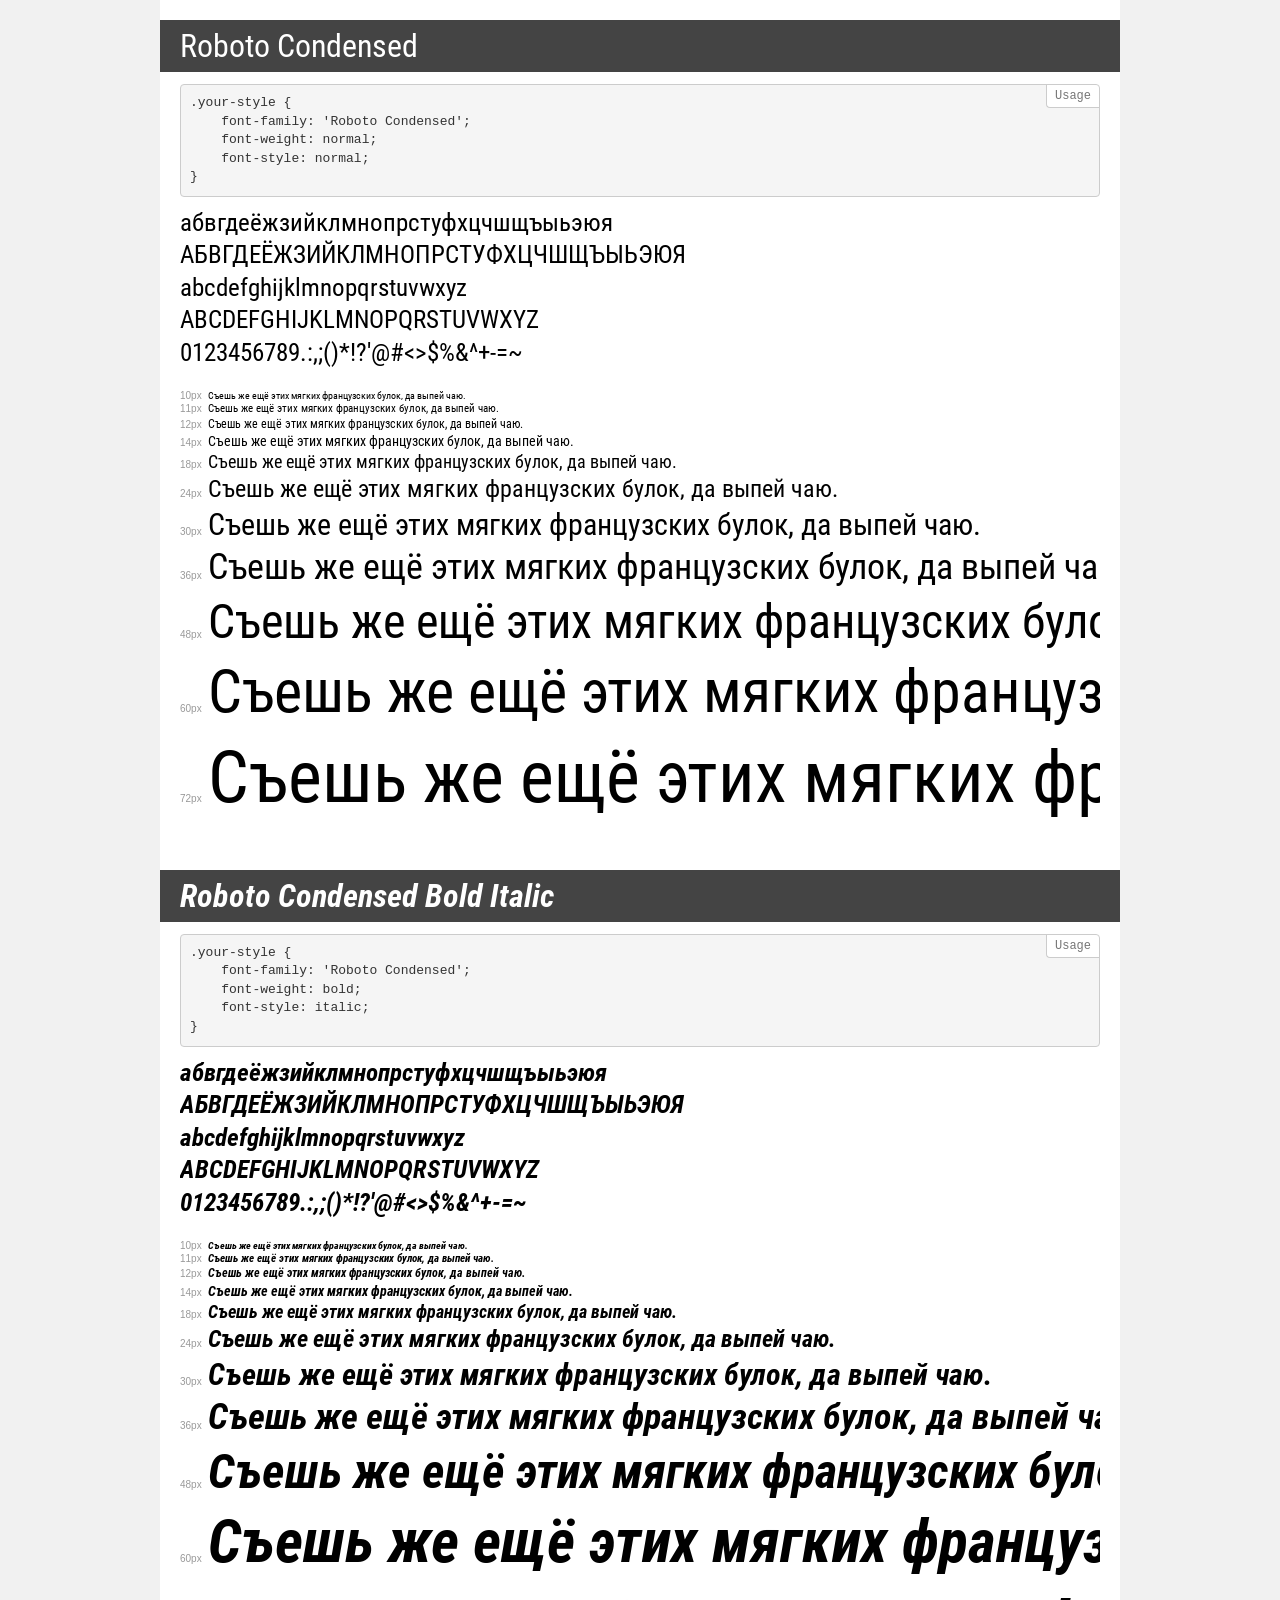
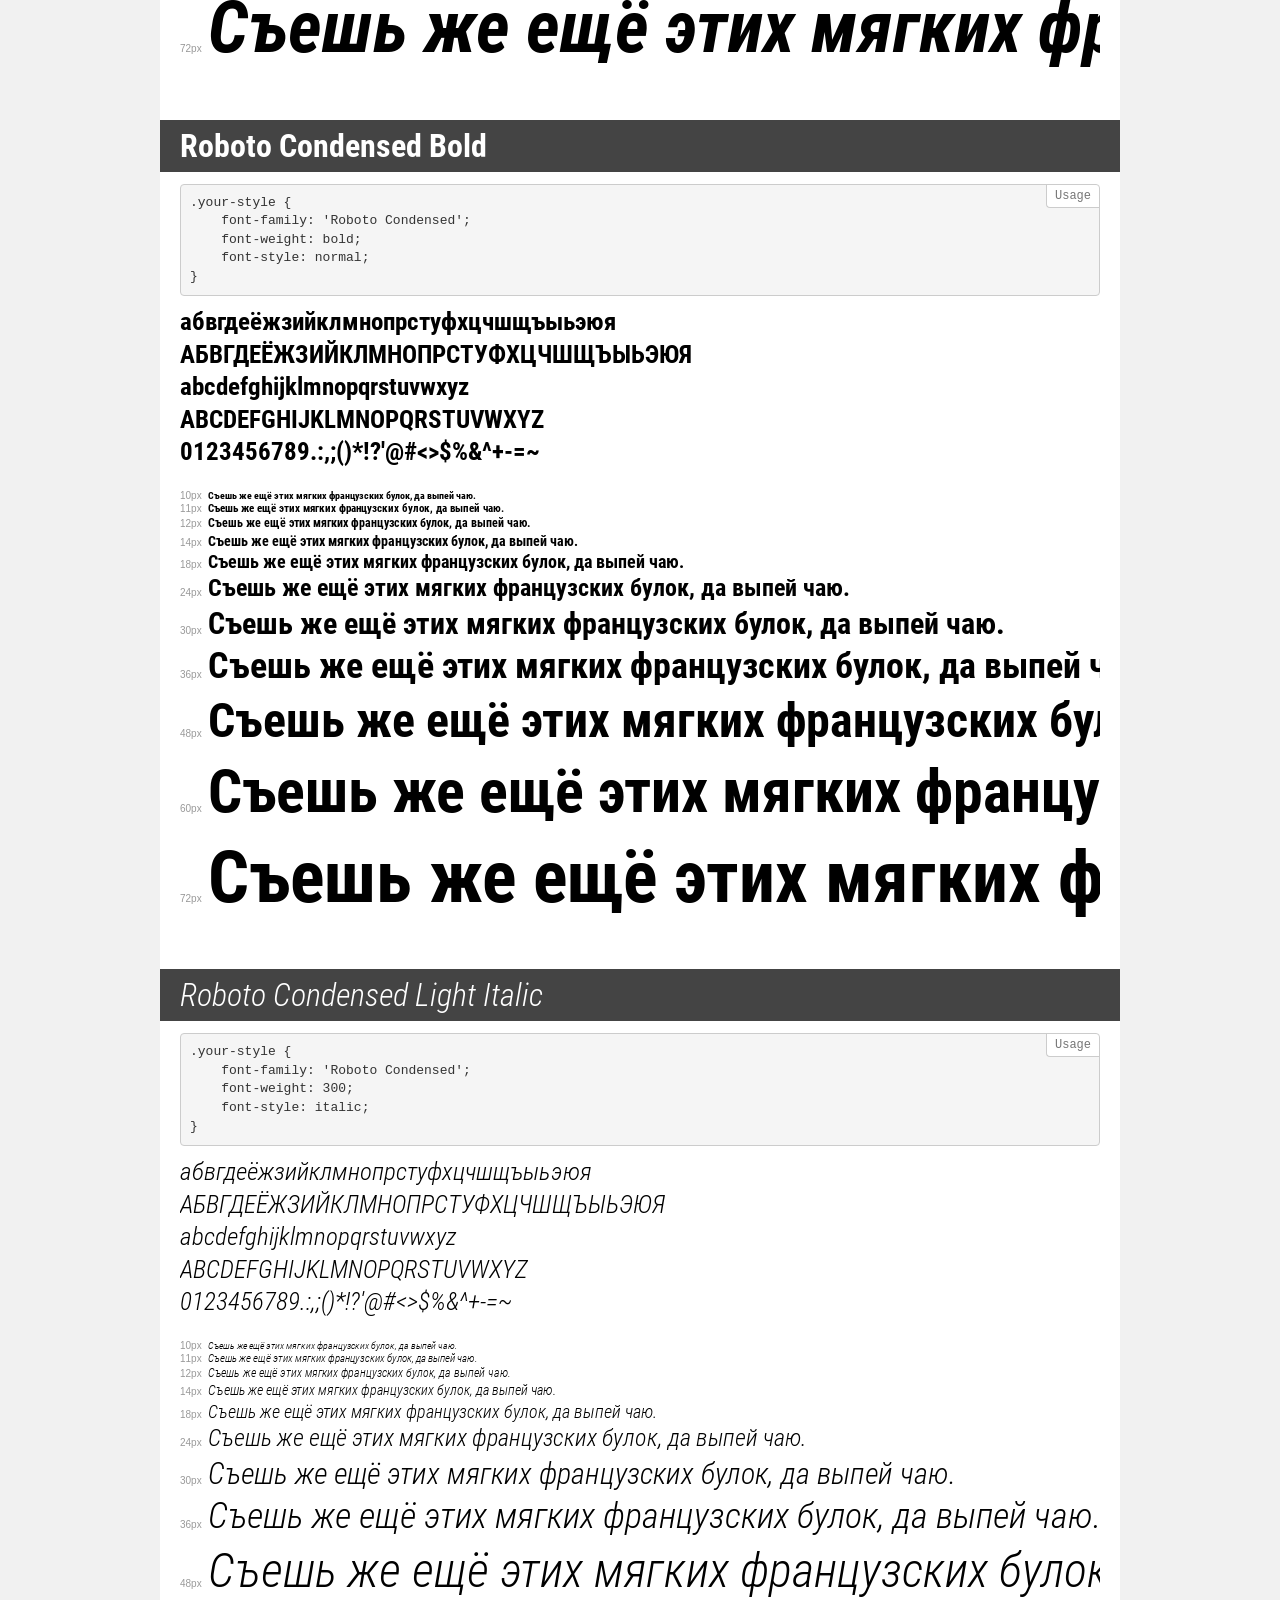
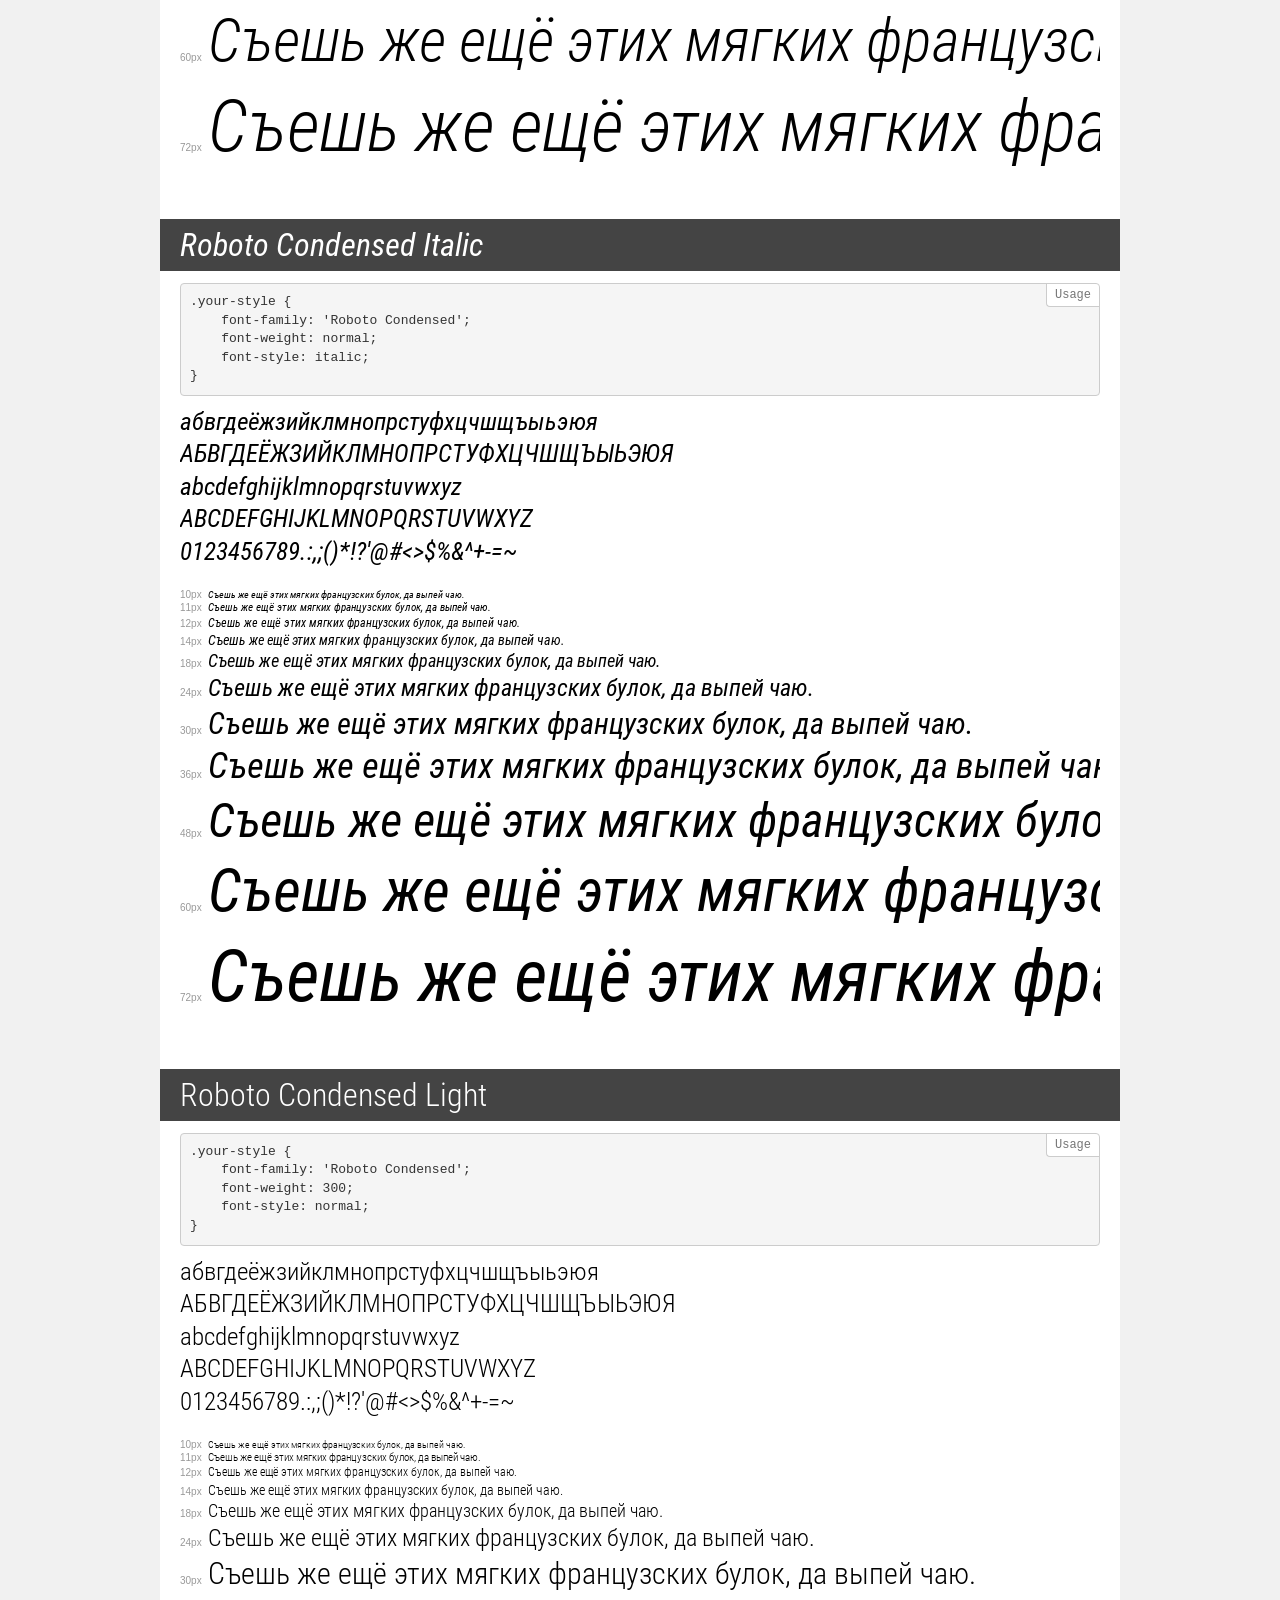
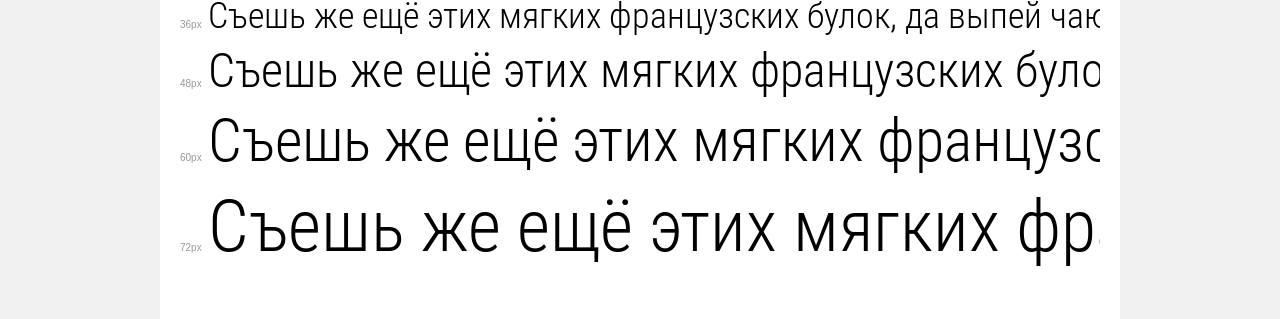
<file: src/static/fonts/RobotoCondensed/demo.html>
<!DOCTYPE html>
<html>
<head>
    <meta charset="utf-8">
    <meta http-equiv="X-UA-Compatible" content="IE=edge">
    <meta name="viewport" content="width=device-width, initial-scale=1">
    <meta name="robots" content="noindex, noarchive">
    <title>Transfonter demo</title>
    <link href="stylesheet.css" rel="stylesheet">
    <style>
        /*
        http://meyerweb.com/eric/tools/css/reset/
        v2.0 | 20110126
        License: none (public domain)
        */
        html, body, div, span, applet, object, iframe,
        h1, h2, h3, h4, h5, h6, p, blockquote, pre,
        a, abbr, acronym, address, big, cite, code,
        del, dfn, em, img, ins, kbd, q, s, samp,
        small, strike, strong, sub, sup, tt, var,
        b, u, i, center,
        dl, dt, dd, ol, ul, li,
        fieldset, form, label, legend,
        table, caption, tbody, tfoot, thead, tr, th, td,
        article, aside, canvas, details, embed,
        figure, figcaption, footer, header, hgroup,
        menu, nav, output, ruby, section, summary,
        time, mark, audio, video {
            margin: 0;
            padding: 0;
            border: 0;
            font-size: 100%;
            font: inherit;
            vertical-align: baseline;
        }
        /* HTML5 display-role reset for older browsers */
        article, aside, details, figcaption, figure,
        footer, header, hgroup, menu, nav, section {
            display: block;
        }
        body {
            line-height: 1;
        }
        ol, ul {
            list-style: none;
        }
        blockquote, q {
            quotes: none;
        }
        blockquote:before, blockquote:after,
        q:before, q:after {
            content: '';
            content: none;
        }
        table {
            border-collapse: collapse;
            border-spacing: 0;
        }
        /* common styles */
        body {
            background: #f1f1f1;
            color: #000;
        }
        .page {
            background: #fff;
            width: 920px;
            margin: 0 auto;
            padding: 20px 20px 0 20px;
            overflow: hidden;
        }
        .font-container {
            overflow-x: auto;
            overflow-y: hidden;
            margin-bottom: 40px;
            line-height: 1.3;
            white-space: nowrap;
            padding-bottom: 5px;
        }
        h1 {
            position: relative;
            background: #444;
            font-size: 32px;
            color: #fff;
            padding: 10px 20px;
            margin: 0 -20px 12px -20px;
        }
        .letters {
            font-size: 25px;
            margin-bottom: 20px;
        }
        .s10:before {
            content: '10px';
        }
        .s11:before {
            content: '11px';
        }
        .s12:before {
            content: '12px';
        }
        .s14:before {
            content: '14px';
        }
        .s18:before {
            content: '18px';
        }
        .s24:before {
            content: '24px';
        }
        .s30:before {
            content: '30px';
        }
        .s36:before {
            content: '36px';
        }
        .s48:before {
            content: '48px';
        }
        .s60:before {
            content: '60px';
        }
        .s72:before {
            content: '72px';
        }
        .s10:before, .s11:before, .s12:before, .s14:before,
        .s18:before, .s24:before, .s30:before, .s36:before,
        .s48:before, .s60:before, .s72:before {
            font-family: Arial, sans-serif;
            font-size: 10px;
            font-weight: normal;
            font-style: normal;
            color: #999;
            padding-right: 6px;
        }
        pre {
            display: block;
            position: relative;
            padding: 9px;
            margin: 0 0 10px;
            font-family: Monaco, Menlo, Consolas, "Courier New", monospace !important;
            font-size: 13px;
            line-height: 1.428571429;
            color: #333;
            font-weight: normal !important;
            font-style: normal !important;
            background-color: #f5f5f5;
            border: 1px solid #ccc;
            overflow-x: auto;
            border-radius: 4px;
        }
        pre:after {
            display: block;
            position: absolute;
            right: 0;
            top: 0;
            content: 'Usage';
            line-height: 1;
            padding: 5px 8px;
            font-size: 12px;
            color: #767676;
            background-color: #fff;
            border: 1px solid #ccc;
            border-right: none;
            border-top: none;
            border-radius: 0 4px 0 4px;
            z-index: 10;
        }
        /* responsive */
        @media (max-width: 959px) {
            .page {
                width: auto;
                margin: 0;
            }
        }
    </style>
</head>
<body>
<div class="page">
    <div class="demo" style="font-family: 'Roboto Condensed'; font-weight: normal; font-style: normal;">
        <h1>Roboto Condensed</h1>
        <pre>.your-style {
    font-family: 'Roboto Condensed';
    font-weight: normal;
    font-style: normal;
}</pre>
        <div class="font-container">
            <p class="letters">
                абвгдеёжзийклмнопрстуфхцчшщъыьэюя<br>
АБВГДЕЁЖЗИЙКЛМНОПРСТУФХЦЧШЩЪЫЬЭЮЯ<br>
abcdefghijklmnopqrstuvwxyz<br>
ABCDEFGHIJKLMNOPQRSTUVWXYZ<br>
                0123456789.:,;()*!?'@#<>$%&^+-=~
            </p>
            <p class="s10" style="font-size: 10px;">Съешь же ещё этих мягких французских булок, да выпей чаю.</p>
            <p class="s11" style="font-size: 11px;">Съешь же ещё этих мягких французских булок, да выпей чаю.</p>
            <p class="s12" style="font-size: 12px;">Съешь же ещё этих мягких французских булок, да выпей чаю.</p>
            <p class="s14" style="font-size: 14px;">Съешь же ещё этих мягких французских булок, да выпей чаю.</p>
            <p class="s18" style="font-size: 18px;">Съешь же ещё этих мягких французских булок, да выпей чаю.</p>
            <p class="s24" style="font-size: 24px;">Съешь же ещё этих мягких французских булок, да выпей чаю.</p>
            <p class="s30" style="font-size: 30px;">Съешь же ещё этих мягких французских булок, да выпей чаю.</p>
            <p class="s36" style="font-size: 36px;">Съешь же ещё этих мягких французских булок, да выпей чаю.</p>
            <p class="s48" style="font-size: 48px;">Съешь же ещё этих мягких французских булок, да выпей чаю.</p>
            <p class="s60" style="font-size: 60px;">Съешь же ещё этих мягких французских булок, да выпей чаю.</p>
            <p class="s72" style="font-size: 72px;">Съешь же ещё этих мягких французских булок, да выпей чаю.</p>
        </div>
    </div>
    <div class="demo" style="font-family: 'Roboto Condensed'; font-weight: bold; font-style: italic;">
        <h1>Roboto Condensed Bold Italic</h1>
        <pre>.your-style {
    font-family: 'Roboto Condensed';
    font-weight: bold;
    font-style: italic;
}</pre>
        <div class="font-container">
            <p class="letters">
                абвгдеёжзийклмнопрстуфхцчшщъыьэюя<br>
АБВГДЕЁЖЗИЙКЛМНОПРСТУФХЦЧШЩЪЫЬЭЮЯ<br>
abcdefghijklmnopqrstuvwxyz<br>
ABCDEFGHIJKLMNOPQRSTUVWXYZ<br>
                0123456789.:,;()*!?'@#<>$%&^+-=~
            </p>
            <p class="s10" style="font-size: 10px;">Съешь же ещё этих мягких французских булок, да выпей чаю.</p>
            <p class="s11" style="font-size: 11px;">Съешь же ещё этих мягких французских булок, да выпей чаю.</p>
            <p class="s12" style="font-size: 12px;">Съешь же ещё этих мягких французских булок, да выпей чаю.</p>
            <p class="s14" style="font-size: 14px;">Съешь же ещё этих мягких французских булок, да выпей чаю.</p>
            <p class="s18" style="font-size: 18px;">Съешь же ещё этих мягких французских булок, да выпей чаю.</p>
            <p class="s24" style="font-size: 24px;">Съешь же ещё этих мягких французских булок, да выпей чаю.</p>
            <p class="s30" style="font-size: 30px;">Съешь же ещё этих мягких французских булок, да выпей чаю.</p>
            <p class="s36" style="font-size: 36px;">Съешь же ещё этих мягких французских булок, да выпей чаю.</p>
            <p class="s48" style="font-size: 48px;">Съешь же ещё этих мягких французских булок, да выпей чаю.</p>
            <p class="s60" style="font-size: 60px;">Съешь же ещё этих мягких французских булок, да выпей чаю.</p>
            <p class="s72" style="font-size: 72px;">Съешь же ещё этих мягких французских булок, да выпей чаю.</p>
        </div>
    </div>
    <div class="demo" style="font-family: 'Roboto Condensed'; font-weight: bold; font-style: normal;">
        <h1>Roboto Condensed Bold</h1>
        <pre>.your-style {
    font-family: 'Roboto Condensed';
    font-weight: bold;
    font-style: normal;
}</pre>
        <div class="font-container">
            <p class="letters">
                абвгдеёжзийклмнопрстуфхцчшщъыьэюя<br>
АБВГДЕЁЖЗИЙКЛМНОПРСТУФХЦЧШЩЪЫЬЭЮЯ<br>
abcdefghijklmnopqrstuvwxyz<br>
ABCDEFGHIJKLMNOPQRSTUVWXYZ<br>
                0123456789.:,;()*!?'@#<>$%&^+-=~
            </p>
            <p class="s10" style="font-size: 10px;">Съешь же ещё этих мягких французских булок, да выпей чаю.</p>
            <p class="s11" style="font-size: 11px;">Съешь же ещё этих мягких французских булок, да выпей чаю.</p>
            <p class="s12" style="font-size: 12px;">Съешь же ещё этих мягких французских булок, да выпей чаю.</p>
            <p class="s14" style="font-size: 14px;">Съешь же ещё этих мягких французских булок, да выпей чаю.</p>
            <p class="s18" style="font-size: 18px;">Съешь же ещё этих мягких французских булок, да выпей чаю.</p>
            <p class="s24" style="font-size: 24px;">Съешь же ещё этих мягких французских булок, да выпей чаю.</p>
            <p class="s30" style="font-size: 30px;">Съешь же ещё этих мягких французских булок, да выпей чаю.</p>
            <p class="s36" style="font-size: 36px;">Съешь же ещё этих мягких французских булок, да выпей чаю.</p>
            <p class="s48" style="font-size: 48px;">Съешь же ещё этих мягких французских булок, да выпей чаю.</p>
            <p class="s60" style="font-size: 60px;">Съешь же ещё этих мягких французских булок, да выпей чаю.</p>
            <p class="s72" style="font-size: 72px;">Съешь же ещё этих мягких французских булок, да выпей чаю.</p>
        </div>
    </div>
    <div class="demo" style="font-family: 'Roboto Condensed'; font-weight: 300; font-style: italic;">
        <h1>Roboto Condensed Light Italic</h1>
        <pre>.your-style {
    font-family: 'Roboto Condensed';
    font-weight: 300;
    font-style: italic;
}</pre>
        <div class="font-container">
            <p class="letters">
                абвгдеёжзийклмнопрстуфхцчшщъыьэюя<br>
АБВГДЕЁЖЗИЙКЛМНОПРСТУФХЦЧШЩЪЫЬЭЮЯ<br>
abcdefghijklmnopqrstuvwxyz<br>
ABCDEFGHIJKLMNOPQRSTUVWXYZ<br>
                0123456789.:,;()*!?'@#<>$%&^+-=~
            </p>
            <p class="s10" style="font-size: 10px;">Съешь же ещё этих мягких французских булок, да выпей чаю.</p>
            <p class="s11" style="font-size: 11px;">Съешь же ещё этих мягких французских булок, да выпей чаю.</p>
            <p class="s12" style="font-size: 12px;">Съешь же ещё этих мягких французских булок, да выпей чаю.</p>
            <p class="s14" style="font-size: 14px;">Съешь же ещё этих мягких французских булок, да выпей чаю.</p>
            <p class="s18" style="font-size: 18px;">Съешь же ещё этих мягких французских булок, да выпей чаю.</p>
            <p class="s24" style="font-size: 24px;">Съешь же ещё этих мягких французских булок, да выпей чаю.</p>
            <p class="s30" style="font-size: 30px;">Съешь же ещё этих мягких французских булок, да выпей чаю.</p>
            <p class="s36" style="font-size: 36px;">Съешь же ещё этих мягких французских булок, да выпей чаю.</p>
            <p class="s48" style="font-size: 48px;">Съешь же ещё этих мягких французских булок, да выпей чаю.</p>
            <p class="s60" style="font-size: 60px;">Съешь же ещё этих мягких французских булок, да выпей чаю.</p>
            <p class="s72" style="font-size: 72px;">Съешь же ещё этих мягких французских булок, да выпей чаю.</p>
        </div>
    </div>
    <div class="demo" style="font-family: 'Roboto Condensed'; font-weight: normal; font-style: italic;">
        <h1>Roboto Condensed Italic</h1>
        <pre>.your-style {
    font-family: 'Roboto Condensed';
    font-weight: normal;
    font-style: italic;
}</pre>
        <div class="font-container">
            <p class="letters">
                абвгдеёжзийклмнопрстуфхцчшщъыьэюя<br>
АБВГДЕЁЖЗИЙКЛМНОПРСТУФХЦЧШЩЪЫЬЭЮЯ<br>
abcdefghijklmnopqrstuvwxyz<br>
ABCDEFGHIJKLMNOPQRSTUVWXYZ<br>
                0123456789.:,;()*!?'@#<>$%&^+-=~
            </p>
            <p class="s10" style="font-size: 10px;">Съешь же ещё этих мягких французских булок, да выпей чаю.</p>
            <p class="s11" style="font-size: 11px;">Съешь же ещё этих мягких французских булок, да выпей чаю.</p>
            <p class="s12" style="font-size: 12px;">Съешь же ещё этих мягких французских булок, да выпей чаю.</p>
            <p class="s14" style="font-size: 14px;">Съешь же ещё этих мягких французских булок, да выпей чаю.</p>
            <p class="s18" style="font-size: 18px;">Съешь же ещё этих мягких французских булок, да выпей чаю.</p>
            <p class="s24" style="font-size: 24px;">Съешь же ещё этих мягких французских булок, да выпей чаю.</p>
            <p class="s30" style="font-size: 30px;">Съешь же ещё этих мягких французских булок, да выпей чаю.</p>
            <p class="s36" style="font-size: 36px;">Съешь же ещё этих мягких французских булок, да выпей чаю.</p>
            <p class="s48" style="font-size: 48px;">Съешь же ещё этих мягких французских булок, да выпей чаю.</p>
            <p class="s60" style="font-size: 60px;">Съешь же ещё этих мягких французских булок, да выпей чаю.</p>
            <p class="s72" style="font-size: 72px;">Съешь же ещё этих мягких французских булок, да выпей чаю.</p>
        </div>
    </div>
    <div class="demo" style="font-family: 'Roboto Condensed'; font-weight: 300; font-style: normal;">
        <h1>Roboto Condensed Light</h1>
        <pre>.your-style {
    font-family: 'Roboto Condensed';
    font-weight: 300;
    font-style: normal;
}</pre>
        <div class="font-container">
            <p class="letters">
                абвгдеёжзийклмнопрстуфхцчшщъыьэюя<br>
АБВГДЕЁЖЗИЙКЛМНОПРСТУФХЦЧШЩЪЫЬЭЮЯ<br>
abcdefghijklmnopqrstuvwxyz<br>
ABCDEFGHIJKLMNOPQRSTUVWXYZ<br>
                0123456789.:,;()*!?'@#<>$%&^+-=~
            </p>
            <p class="s10" style="font-size: 10px;">Съешь же ещё этих мягких французских булок, да выпей чаю.</p>
            <p class="s11" style="font-size: 11px;">Съешь же ещё этих мягких французских булок, да выпей чаю.</p>
            <p class="s12" style="font-size: 12px;">Съешь же ещё этих мягких французских булок, да выпей чаю.</p>
            <p class="s14" style="font-size: 14px;">Съешь же ещё этих мягких французских булок, да выпей чаю.</p>
            <p class="s18" style="font-size: 18px;">Съешь же ещё этих мягких французских булок, да выпей чаю.</p>
            <p class="s24" style="font-size: 24px;">Съешь же ещё этих мягких французских булок, да выпей чаю.</p>
            <p class="s30" style="font-size: 30px;">Съешь же ещё этих мягких французских булок, да выпей чаю.</p>
            <p class="s36" style="font-size: 36px;">Съешь же ещё этих мягких французских булок, да выпей чаю.</p>
            <p class="s48" style="font-size: 48px;">Съешь же ещё этих мягких французских булок, да выпей чаю.</p>
            <p class="s60" style="font-size: 60px;">Съешь же ещё этих мягких французских булок, да выпей чаю.</p>
            <p class="s72" style="font-size: 72px;">Съешь же ещё этих мягких французских булок, да выпей чаю.</p>
        </div>
    </div>
</div>
</body>
</html>
</file>
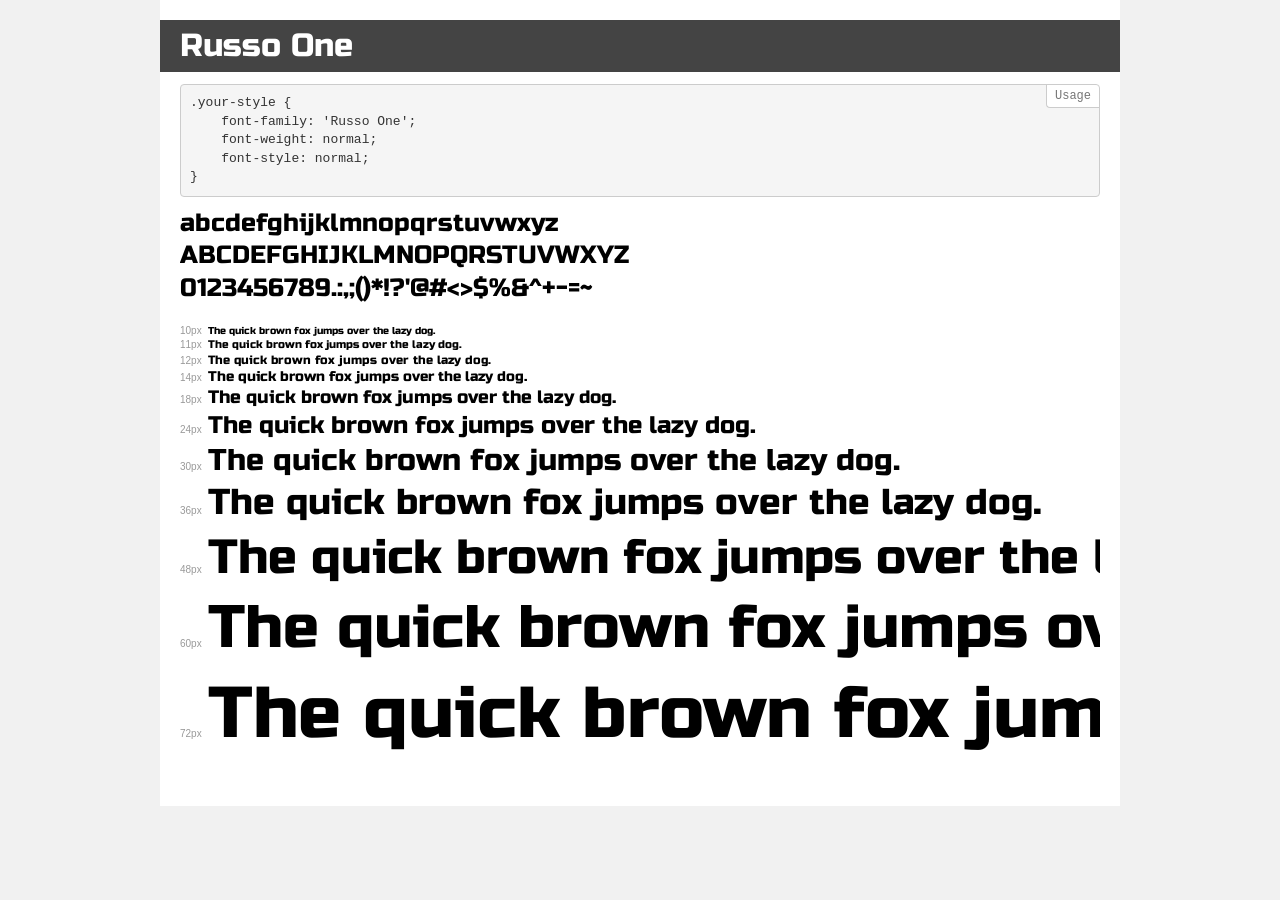
<file: src/static/fonts/RussoOne/demo.html>
<!DOCTYPE html>
<html>
<head>
    <meta charset="utf-8">
    <meta http-equiv="X-UA-Compatible" content="IE=edge">
    <meta name="viewport" content="width=device-width, initial-scale=1">
    <meta name="robots" content="noindex, noarchive">
    <meta name="format-detection" content="telephone=no">
    <title>Transfonter demo</title>
    <link href="stylesheet.css" rel="stylesheet">
    <style>
        /*
        http://meyerweb.com/eric/tools/css/reset/
        v2.0 | 20110126
        License: none (public domain)
        */
        html, body, div, span, applet, object, iframe,
        h1, h2, h3, h4, h5, h6, p, blockquote, pre,
        a, abbr, acronym, address, big, cite, code,
        del, dfn, em, img, ins, kbd, q, s, samp,
        small, strike, strong, sub, sup, tt, var,
        b, u, i, center,
        dl, dt, dd, ol, ul, li,
        fieldset, form, label, legend,
        table, caption, tbody, tfoot, thead, tr, th, td,
        article, aside, canvas, details, embed,
        figure, figcaption, footer, header, hgroup,
        menu, nav, output, ruby, section, summary,
        time, mark, audio, video {
            margin: 0;
            padding: 0;
            border: 0;
            font-size: 100%;
            font: inherit;
            vertical-align: baseline;
        }
        /* HTML5 display-role reset for older browsers */
        article, aside, details, figcaption, figure,
        footer, header, hgroup, menu, nav, section {
            display: block;
        }
        body {
            line-height: 1;
        }
        ol, ul {
            list-style: none;
        }
        blockquote, q {
            quotes: none;
        }
        blockquote:before, blockquote:after,
        q:before, q:after {
            content: '';
            content: none;
        }
        table {
            border-collapse: collapse;
            border-spacing: 0;
        }
        /* common styles */
        body {
            background: #f1f1f1;
            color: #000;
        }
        .page {
            background: #fff;
            width: 920px;
            margin: 0 auto;
            padding: 20px 20px 0 20px;
            overflow: hidden;
        }
        .font-container {
            overflow-x: auto;
            overflow-y: hidden;
            margin-bottom: 40px;
            line-height: 1.3;
            white-space: nowrap;
            padding-bottom: 5px;
        }
        h1 {
            position: relative;
            background: #444;
            font-size: 32px;
            color: #fff;
            padding: 10px 20px;
            margin: 0 -20px 12px -20px;
        }
        .letters {
            font-size: 25px;
            margin-bottom: 20px;
        }
        .s10:before {
            content: '10px';
        }
        .s11:before {
            content: '11px';
        }
        .s12:before {
            content: '12px';
        }
        .s14:before {
            content: '14px';
        }
        .s18:before {
            content: '18px';
        }
        .s24:before {
            content: '24px';
        }
        .s30:before {
            content: '30px';
        }
        .s36:before {
            content: '36px';
        }
        .s48:before {
            content: '48px';
        }
        .s60:before {
            content: '60px';
        }
        .s72:before {
            content: '72px';
        }
        .s10:before, .s11:before, .s12:before, .s14:before,
        .s18:before, .s24:before, .s30:before, .s36:before,
        .s48:before, .s60:before, .s72:before {
            font-family: Arial, sans-serif;
            font-size: 10px;
            font-weight: normal;
            font-style: normal;
            color: #999;
            padding-right: 6px;
        }
        pre {
            display: block;
            position: relative;
            padding: 9px;
            margin: 0 0 10px;
            font-family: Monaco, Menlo, Consolas, "Courier New", monospace !important;
            font-size: 13px;
            line-height: 1.428571429;
            color: #333;
            font-weight: normal !important;
            font-style: normal !important;
            background-color: #f5f5f5;
            border: 1px solid #ccc;
            overflow-x: auto;
            border-radius: 4px;
        }
        pre:after {
            display: block;
            position: absolute;
            right: 0;
            top: 0;
            content: 'Usage';
            line-height: 1;
            padding: 5px 8px;
            font-size: 12px;
            color: #767676;
            background-color: #fff;
            border: 1px solid #ccc;
            border-right: none;
            border-top: none;
            border-radius: 0 4px 0 4px;
            z-index: 10;
        }
        /* responsive */
        @media (max-width: 959px) {
            .page {
                width: auto;
                margin: 0;
            }
        }
    </style>
</head>
<body>
<div class="page">
    <div class="demo" style="font-family: 'Russo One'; font-weight: normal; font-style: normal;">
        <h1>Russo One</h1>
        <pre>.your-style {
    font-family: 'Russo One';
    font-weight: normal;
    font-style: normal;
}</pre>
        <div class="font-container">
            <p class="letters">
                abcdefghijklmnopqrstuvwxyz<br>
ABCDEFGHIJKLMNOPQRSTUVWXYZ<br>
                0123456789.:,;()*!?'@#<>$%&^+-=~
            </p>
            <p class="s10" style="font-size: 10px;">The quick brown fox jumps over the lazy dog.</p>
            <p class="s11" style="font-size: 11px;">The quick brown fox jumps over the lazy dog.</p>
            <p class="s12" style="font-size: 12px;">The quick brown fox jumps over the lazy dog.</p>
            <p class="s14" style="font-size: 14px;">The quick brown fox jumps over the lazy dog.</p>
            <p class="s18" style="font-size: 18px;">The quick brown fox jumps over the lazy dog.</p>
            <p class="s24" style="font-size: 24px;">The quick brown fox jumps over the lazy dog.</p>
            <p class="s30" style="font-size: 30px;">The quick brown fox jumps over the lazy dog.</p>
            <p class="s36" style="font-size: 36px;">The quick brown fox jumps over the lazy dog.</p>
            <p class="s48" style="font-size: 48px;">The quick brown fox jumps over the lazy dog.</p>
            <p class="s60" style="font-size: 60px;">The quick brown fox jumps over the lazy dog.</p>
            <p class="s72" style="font-size: 72px;">The quick brown fox jumps over the lazy dog.</p>
        </div>
    </div>
</div>
</body>
</html>
</file>
<file: src/static/fonts/HelveticaNeueCyr/stylesheet.css>
/* This stylesheet generated by Transfonter (https://transfonter.org) on August 21, 2017 1:40 PM */

@font-face {
	font-family: 'HelveticaNeueCyr';
	src: url('HelveticaNeueCyr-Medium.eot');
	src: local('HelveticaNeueCyr-Medium'),
		url('HelveticaNeueCyr-Medium.eot?#iefix') format('embedded-opentype'),
		url('HelveticaNeueCyr-Medium.woff') format('woff'),
		url('HelveticaNeueCyr-Medium.ttf') format('truetype');
	font-weight: 500;
	font-style: normal;
}

@font-face {
	font-family: 'HelveticaNeueCyr';
	src: url('HelveticaNeueCyr-Heavy.eot');
	src: local('HelveticaNeueCyr-Heavy'),
		url('HelveticaNeueCyr-Heavy.eot?#iefix') format('embedded-opentype'),
		url('HelveticaNeueCyr-Heavy.woff') format('woff'),
		url('HelveticaNeueCyr-Heavy.ttf') format('truetype');
	font-weight: 900;
	font-style: normal;
}

@font-face {
	font-family: 'HelveticaNeueCyr';
	src: url('HelveticaNeueCyr-HeavyItalic.eot');
	src: local('HelveticaNeueCyr-HeavyItalic'),
		url('HelveticaNeueCyr-HeavyItalic.eot?#iefix') format('embedded-opentype'),
		url('HelveticaNeueCyr-HeavyItalic.woff') format('woff'),
		url('HelveticaNeueCyr-HeavyItalic.ttf') format('truetype');
	font-weight: 900;
	font-style: italic;
}

@font-face {
	font-family: 'HelveticaNeueCyr';
	src: url('HelveticaNeueCyr-Black.eot');
	src: local('HelveticaNeueCyr-Black'),
		url('HelveticaNeueCyr-Black.eot?#iefix') format('embedded-opentype'),
		url('HelveticaNeueCyr-Black.woff') format('woff'),
		url('HelveticaNeueCyr-Black.ttf') format('truetype');
	font-weight: 900;
	font-style: normal;
}

@font-face {
	font-family: 'HelveticaNeueCyr';
	src: url('HelveticaNeueCyr-UltraLightItalic.eot');
	src: local('HelveticaNeueCyr-UltraLightItalic'),
		url('HelveticaNeueCyr-UltraLightItalic.eot?#iefix') format('embedded-opentype'),
		url('HelveticaNeueCyr-UltraLightItalic.woff') format('woff'),
		url('HelveticaNeueCyr-UltraLightItalic.ttf') format('truetype');
	font-weight: 200;
	font-style: italic;
}

@font-face {
	font-family: 'HelveticaNeueCyr';
	src: url('HelveticaNeueCyr-BlackItalic.eot');
	src: local('HelveticaNeueCyr-BlackItalic'),
		url('HelveticaNeueCyr-BlackItalic.eot?#iefix') format('embedded-opentype'),
		url('HelveticaNeueCyr-BlackItalic.woff') format('woff'),
		url('HelveticaNeueCyr-BlackItalic.ttf') format('truetype');
	font-weight: 900;
	font-style: italic;
}

@font-face {
	font-family: 'HelveticaNeueCyr';
	src: url('HelveticaNeueCyr-ThinItalic.eot');
	src: local('HelveticaNeueCyr-ThinItalic'),
		url('HelveticaNeueCyr-ThinItalic.eot?#iefix') format('embedded-opentype'),
		url('HelveticaNeueCyr-ThinItalic.woff') format('woff'),
		url('HelveticaNeueCyr-ThinItalic.ttf') format('truetype');
	font-weight: 100;
	font-style: italic;
}

@font-face {
	font-family: 'HelveticaNeueCyr';
	src: url('HelveticaNeueCyr-MediumItalic.eot');
	src: local('HelveticaNeueCyr-MediumItalic'),
		url('HelveticaNeueCyr-MediumItalic.eot?#iefix') format('embedded-opentype'),
		url('HelveticaNeueCyr-MediumItalic.woff') format('woff'),
		url('HelveticaNeueCyr-MediumItalic.ttf') format('truetype');
	font-weight: 500;
	font-style: italic;
}

@font-face {
	font-family: 'HelveticaNeueCyr';
	src: url('HelveticaNeueCyr-LightItalic.eot');
	src: local('HelveticaNeueCyr-LightItalic'),
		url('HelveticaNeueCyr-LightItalic.eot?#iefix') format('embedded-opentype'),
		url('HelveticaNeueCyr-LightItalic.woff') format('woff'),
		url('HelveticaNeueCyr-LightItalic.ttf') format('truetype');
	font-weight: 300;
	font-style: italic;
}

@font-face {
	font-family: 'HelveticaNeueCyr';
	src: url('HelveticaNeueCyr-UltraLight.eot');
	src: local('HelveticaNeueCyr-UltraLight'),
		url('HelveticaNeueCyr-UltraLight.eot?#iefix') format('embedded-opentype'),
		url('HelveticaNeueCyr-UltraLight.woff') format('woff'),
		url('HelveticaNeueCyr-UltraLight.ttf') format('truetype');
	font-weight: 200;
	font-style: normal;
}

@font-face {
	font-family: 'HelveticaNeueCyr';
	src: url('HelveticaNeueCyr-BoldItalic.eot');
	src: local('HelveticaNeueCyr-BoldItalic'),
		url('HelveticaNeueCyr-BoldItalic.eot?#iefix') format('embedded-opentype'),
		url('HelveticaNeueCyr-BoldItalic.woff') format('woff'),
		url('HelveticaNeueCyr-BoldItalic.ttf') format('truetype');
	font-weight: bold;
	font-style: italic;
}

@font-face {
	font-family: 'HelveticaNeueCyr';
	src: url('HelveticaNeueCyr-Italic.eot');
	src: local('HelveticaNeueCyr-Italic'),
		url('HelveticaNeueCyr-Italic.eot?#iefix') format('embedded-opentype'),
		url('HelveticaNeueCyr-Italic.woff') format('woff'),
		url('HelveticaNeueCyr-Italic.ttf') format('truetype');
	font-weight: 500;
	font-style: italic;
}

@font-face {
	font-family: 'HelveticaNeueCyr';
	src: url('HelveticaNeueCyr-Roman.eot');
	src: local('HelveticaNeueCyr-Roman'),
		url('HelveticaNeueCyr-Roman.eot?#iefix') format('embedded-opentype'),
		url('HelveticaNeueCyr-Roman.woff') format('woff'),
		url('HelveticaNeueCyr-Roman.ttf') format('truetype');
	font-weight: normal;
	font-style: normal;
}

@font-face {
	font-family: 'HelveticaNeueCyr';
	src: url('HelveticaNeueCyr-Bold.eot');
	src: local('HelveticaNeueCyr-Bold'),
		url('HelveticaNeueCyr-Bold.eot?#iefix') format('embedded-opentype'),
		url('HelveticaNeueCyr-Bold.woff') format('woff'),
		url('HelveticaNeueCyr-Bold.ttf') format('truetype');
	font-weight: bold;
	font-style: normal;
}

@font-face {
	font-family: 'HelveticaNeueCyr';
	src: url('HelveticaNeueCyr-Light.eot');
	src: local('HelveticaNeueCyr-Light'),
		url('HelveticaNeueCyr-Light.eot?#iefix') format('embedded-opentype'),
		url('HelveticaNeueCyr-Light.woff') format('woff'),
		url('HelveticaNeueCyr-Light.ttf') format('truetype');
	font-weight: 300;
	font-style: normal;
}

@font-face {
	font-family: 'HelveticaNeueCyr';
	src: url('HelveticaNeueCyr-Thin.eot');
	src: local('HelveticaNeueCyr-Thin'),
		url('HelveticaNeueCyr-Thin.eot?#iefix') format('embedded-opentype'),
		url('HelveticaNeueCyr-Thin.woff') format('woff'),
		url('HelveticaNeueCyr-Thin.ttf') format('truetype');
	font-weight: 100;
	font-style: normal;
}
</file>
<file: src/static/fonts/NeueMachina/stylesheet.css>
@font-face {
    font-family: 'Neue Machina';
    src: url('NeueMachina-Ultralight.eot');
    src: local('Neue Machina Ultralight'), local('NeueMachina-Ultralight'),
        url('NeueMachina-Ultralight.eot?#iefix') format('embedded-opentype'),
        url('NeueMachina-Ultralight.woff2') format('woff2'),
        url('NeueMachina-Ultralight.woff') format('woff'),
        url('NeueMachina-Ultralight.ttf') format('truetype');
    font-weight: 200;
    font-style: normal;
}

@font-face {
    font-family: 'Neue Machina';
    src: url('NeueMachina-Light.eot');
    src: local('Neue Machina Light'), local('NeueMachina-Light'),
        url('NeueMachina-Light.eot?#iefix') format('embedded-opentype'),
        url('NeueMachina-Light.woff2') format('woff2'),
        url('NeueMachina-Light.woff') format('woff'),
        url('NeueMachina-Light.ttf') format('truetype');
    font-weight: 300;
    font-style: normal;
}

@font-face {
    font-family: 'Neue Machina';
    src: url('NeueMachina-Black.eot');
    src: local('Neue Machina Black'), local('NeueMachina-Black'),
        url('NeueMachina-Black.eot?#iefix') format('embedded-opentype'),
        url('NeueMachina-Black.woff2') format('woff2'),
        url('NeueMachina-Black.woff') format('woff'),
        url('NeueMachina-Black.ttf') format('truetype');
    font-weight: 900;
    font-style: normal;
}

@font-face {
    font-family: 'Neue Machina';
    src: url('NeueMachina-Regular.eot');
    src: local('Neue Machina Regular'), local('NeueMachina-Regular'),
        url('NeueMachina-Regular.eot?#iefix') format('embedded-opentype'),
        url('NeueMachina-Regular.woff2') format('woff2'),
        url('NeueMachina-Regular.woff') format('woff'),
        url('NeueMachina-Regular.ttf') format('truetype');
    font-weight: normal;
    font-style: normal;
}

@font-face {
    font-family: 'Neue Machina';
    src: url('NeueMachina-Bold.eot');
    src: local('Neue Machina Bold'), local('NeueMachina-Bold'),
        url('NeueMachina-Bold.eot?#iefix') format('embedded-opentype'),
        url('NeueMachina-Bold.woff2') format('woff2'),
        url('NeueMachina-Bold.woff') format('woff'),
        url('NeueMachina-Bold.ttf') format('truetype');
    font-weight: bold;
    font-style: normal;
}

@font-face {
    font-family: 'Neue Machina';
    src: url('NeueMachina-Medium.eot');
    src: local('Neue Machina Medium'), local('NeueMachina-Medium'),
        url('NeueMachina-Medium.eot?#iefix') format('embedded-opentype'),
        url('NeueMachina-Medium.woff2') format('woff2'),
        url('NeueMachina-Medium.woff') format('woff'),
        url('NeueMachina-Medium.ttf') format('truetype');
    font-weight: 500;
    font-style: normal;
}

@font-face {
    font-family: 'Neue Machina';
    src: url('NeueMachina-Ultrabold.eot');
    src: local('Neue Machina Ultrabold'), local('NeueMachina-Ultrabold'),
        url('NeueMachina-Ultrabold.eot?#iefix') format('embedded-opentype'),
        url('NeueMachina-Ultrabold.woff2') format('woff2'),
        url('NeueMachina-Ultrabold.woff') format('woff'),
        url('NeueMachina-Ultrabold.ttf') format('truetype');
    font-weight: 800;
    font-style: normal;
}
</file>
<file: src/static/fonts/Roboto/stylesheet.css>
/* This stylesheet generated by Transfonter (https://transfonter.org) on February 25, 2018 4:00 PM */

@font-face {
    font-family: 'Roboto';
    src: url('Roboto-MediumItalic.eot');
    src: local('Roboto Medium Italic'), local('Roboto-MediumItalic'),
        url('Roboto-MediumItalic.eot?#iefix') format('embedded-opentype'),
        url('Roboto-MediumItalic.woff') format('woff'),
        url('Roboto-MediumItalic.ttf') format('truetype');
    font-weight: 500;
    font-style: italic;
}

@font-face {
    font-family: 'Roboto';
    src: url('Roboto-Italic.eot');
    src: local('Roboto Italic'), local('Roboto-Italic'),
        url('Roboto-Italic.eot?#iefix') format('embedded-opentype'),
        url('Roboto-Italic.woff') format('woff'),
        url('Roboto-Italic.ttf') format('truetype');
    font-weight: normal;
    font-style: italic;
}

@font-face {
    font-family: 'Roboto';
    src: url('Roboto-Bold.eot');
    src: local('Roboto Bold'), local('Roboto-Bold'),
        url('Roboto-Bold.eot?#iefix') format('embedded-opentype'),
        url('Roboto-Bold.woff') format('woff'),
        url('Roboto-Bold.ttf') format('truetype');
    font-weight: bold;
    font-style: normal;
}

@font-face {
    font-family: 'Roboto';
    src: url('Roboto-Regular.eot');
    src: local('Roboto'), local('Roboto-Regular'),
        url('Roboto-Regular.eot?#iefix') format('embedded-opentype'),
        url('Roboto-Regular.woff') format('woff'),
        url('Roboto-Regular.ttf') format('truetype');
    font-weight: normal;
    font-style: normal;
}

@font-face {
    font-family: 'Roboto';
    src: url('Roboto-Medium.eot');
    src: local('Roboto Medium'), local('Roboto-Medium'),
        url('Roboto-Medium.eot?#iefix') format('embedded-opentype'),
        url('Roboto-Medium.woff') format('woff'),
        url('Roboto-Medium.ttf') format('truetype');
    font-weight: 500;
    font-style: normal;
}

@font-face {
    font-family: 'Roboto';
    src: url('Roboto-BoldItalic.eot');
    src: local('Roboto Bold Italic'), local('Roboto-BoldItalic'),
        url('Roboto-BoldItalic.eot?#iefix') format('embedded-opentype'),
        url('Roboto-BoldItalic.woff') format('woff'),
        url('Roboto-BoldItalic.ttf') format('truetype');
    font-weight: bold;
    font-style: italic;
}

@font-face {
    font-family: 'Roboto';
    src: url('Roboto-ThinItalic.eot');
    src: local('Roboto Thin Italic'), local('Roboto-ThinItalic'),
        url('Roboto-ThinItalic.eot?#iefix') format('embedded-opentype'),
        url('Roboto-ThinItalic.woff') format('woff'),
        url('Roboto-ThinItalic.ttf') format('truetype');
    font-weight: 100;
    font-style: italic;
}

@font-face {
    font-family: 'Roboto';
    src: url('Roboto-Black.eot');
    src: local('Roboto Black'), local('Roboto-Black'),
        url('Roboto-Black.eot?#iefix') format('embedded-opentype'),
        url('Roboto-Black.woff') format('woff'),
        url('Roboto-Black.ttf') format('truetype');
    font-weight: 900;
    font-style: normal;
}

@font-face {
    font-family: 'Roboto';
    src: url('Roboto-Light.eot');
    src: local('Roboto Light'), local('Roboto-Light'),
        url('Roboto-Light.eot?#iefix') format('embedded-opentype'),
        url('Roboto-Light.woff') format('woff'),
        url('Roboto-Light.ttf') format('truetype');
    font-weight: 300;
    font-style: normal;
}

@font-face {
    font-family: 'Roboto';
    src: url('Roboto-LightItalic.eot');
    src: local('Roboto Light Italic'), local('Roboto-LightItalic'),
        url('Roboto-LightItalic.eot?#iefix') format('embedded-opentype'),
        url('Roboto-LightItalic.woff') format('woff'),
        url('Roboto-LightItalic.ttf') format('truetype');
    font-weight: 300;
    font-style: italic;
}

@font-face {
    font-family: 'Roboto';
    src: url('Roboto-BlackItalic.eot');
    src: local('Roboto Black Italic'), local('Roboto-BlackItalic'),
        url('Roboto-BlackItalic.eot?#iefix') format('embedded-opentype'),
        url('Roboto-BlackItalic.woff') format('woff'),
        url('Roboto-BlackItalic.ttf') format('truetype');
    font-weight: 900;
    font-style: italic;
}

@font-face {
    font-family: 'Roboto';
    src: url('Roboto-Thin.eot');
    src: local('Roboto Thin'), local('Roboto-Thin'),
        url('Roboto-Thin.eot?#iefix') format('embedded-opentype'),
        url('Roboto-Thin.woff') format('woff'),
        url('Roboto-Thin.ttf') format('truetype');
    font-weight: 100;
    font-style: normal;
}
</file>
<file: src/static/fonts/RobotoCondensed/stylesheet.css>
/* This stylesheet generated by Transfonter (https://transfonter.org) on February 25, 2018 4:01 PM */

@font-face {
    font-family: 'Roboto Condensed';
    src: url('RobotoCondensed-Regular.eot');
    src: local('Roboto Condensed'), local('RobotoCondensed-Regular'),
        url('RobotoCondensed-Regular.eot?#iefix') format('embedded-opentype'),
        url('RobotoCondensed-Regular.woff') format('woff'),
        url('RobotoCondensed-Regular.ttf') format('truetype');
    font-weight: normal;
    font-style: normal;
}

@font-face {
    font-family: 'Roboto Condensed';
    src: url('RobotoCondensed-BoldItalic.eot');
    src: local('Roboto Condensed Bold Italic'), local('RobotoCondensed-BoldItalic'),
        url('RobotoCondensed-BoldItalic.eot?#iefix') format('embedded-opentype'),
        url('RobotoCondensed-BoldItalic.woff') format('woff'),
        url('RobotoCondensed-BoldItalic.ttf') format('truetype');
    font-weight: bold;
    font-style: italic;
}

@font-face {
    font-family: 'Roboto Condensed';
    src: url('RobotoCondensed-Bold.eot');
    src: local('Roboto Condensed Bold'), local('RobotoCondensed-Bold'),
        url('RobotoCondensed-Bold.eot?#iefix') format('embedded-opentype'),
        url('RobotoCondensed-Bold.woff') format('woff'),
        url('RobotoCondensed-Bold.ttf') format('truetype');
    font-weight: bold;
    font-style: normal;
}

@font-face {
    font-family: 'Roboto Condensed';
    src: url('RobotoCondensed-LightItalic.eot');
    src: local('Roboto Condensed Light Italic'), local('RobotoCondensed-LightItalic'),
        url('RobotoCondensed-LightItalic.eot?#iefix') format('embedded-opentype'),
        url('RobotoCondensed-LightItalic.woff') format('woff'),
        url('RobotoCondensed-LightItalic.ttf') format('truetype');
    font-weight: 300;
    font-style: italic;
}

@font-face {
    font-family: 'Roboto Condensed';
    src: url('RobotoCondensed-Italic.eot');
    src: local('Roboto Condensed Italic'), local('RobotoCondensed-Italic'),
        url('RobotoCondensed-Italic.eot?#iefix') format('embedded-opentype'),
        url('RobotoCondensed-Italic.woff') format('woff'),
        url('RobotoCondensed-Italic.ttf') format('truetype');
    font-weight: normal;
    font-style: italic;
}

@font-face {
    font-family: 'Roboto Condensed';
    src: url('RobotoCondensed-Light.eot');
    src: local('Roboto Condensed Light'), local('RobotoCondensed-Light'),
        url('RobotoCondensed-Light.eot?#iefix') format('embedded-opentype'),
        url('RobotoCondensed-Light.woff') format('woff'),
        url('RobotoCondensed-Light.ttf') format('truetype');
    font-weight: 300;
    font-style: normal;
}
</file>
<file: src/static/fonts/RussoOne/stylesheet.css>
@font-face {
    font-family: 'Russo One';
    src: url('RussoOne-Regular.eot');
    src: local('Russo One'), local('RussoOne-Regular'),
        url('RussoOne-Regular.eot?#iefix') format('embedded-opentype'),
        url('RussoOne-Regular.woff2') format('woff2'),
        url('RussoOne-Regular.woff') format('woff'),
        url('RussoOne-Regular.ttf') format('truetype');
    font-weight: normal;
    font-style: normal;
}
</file>
